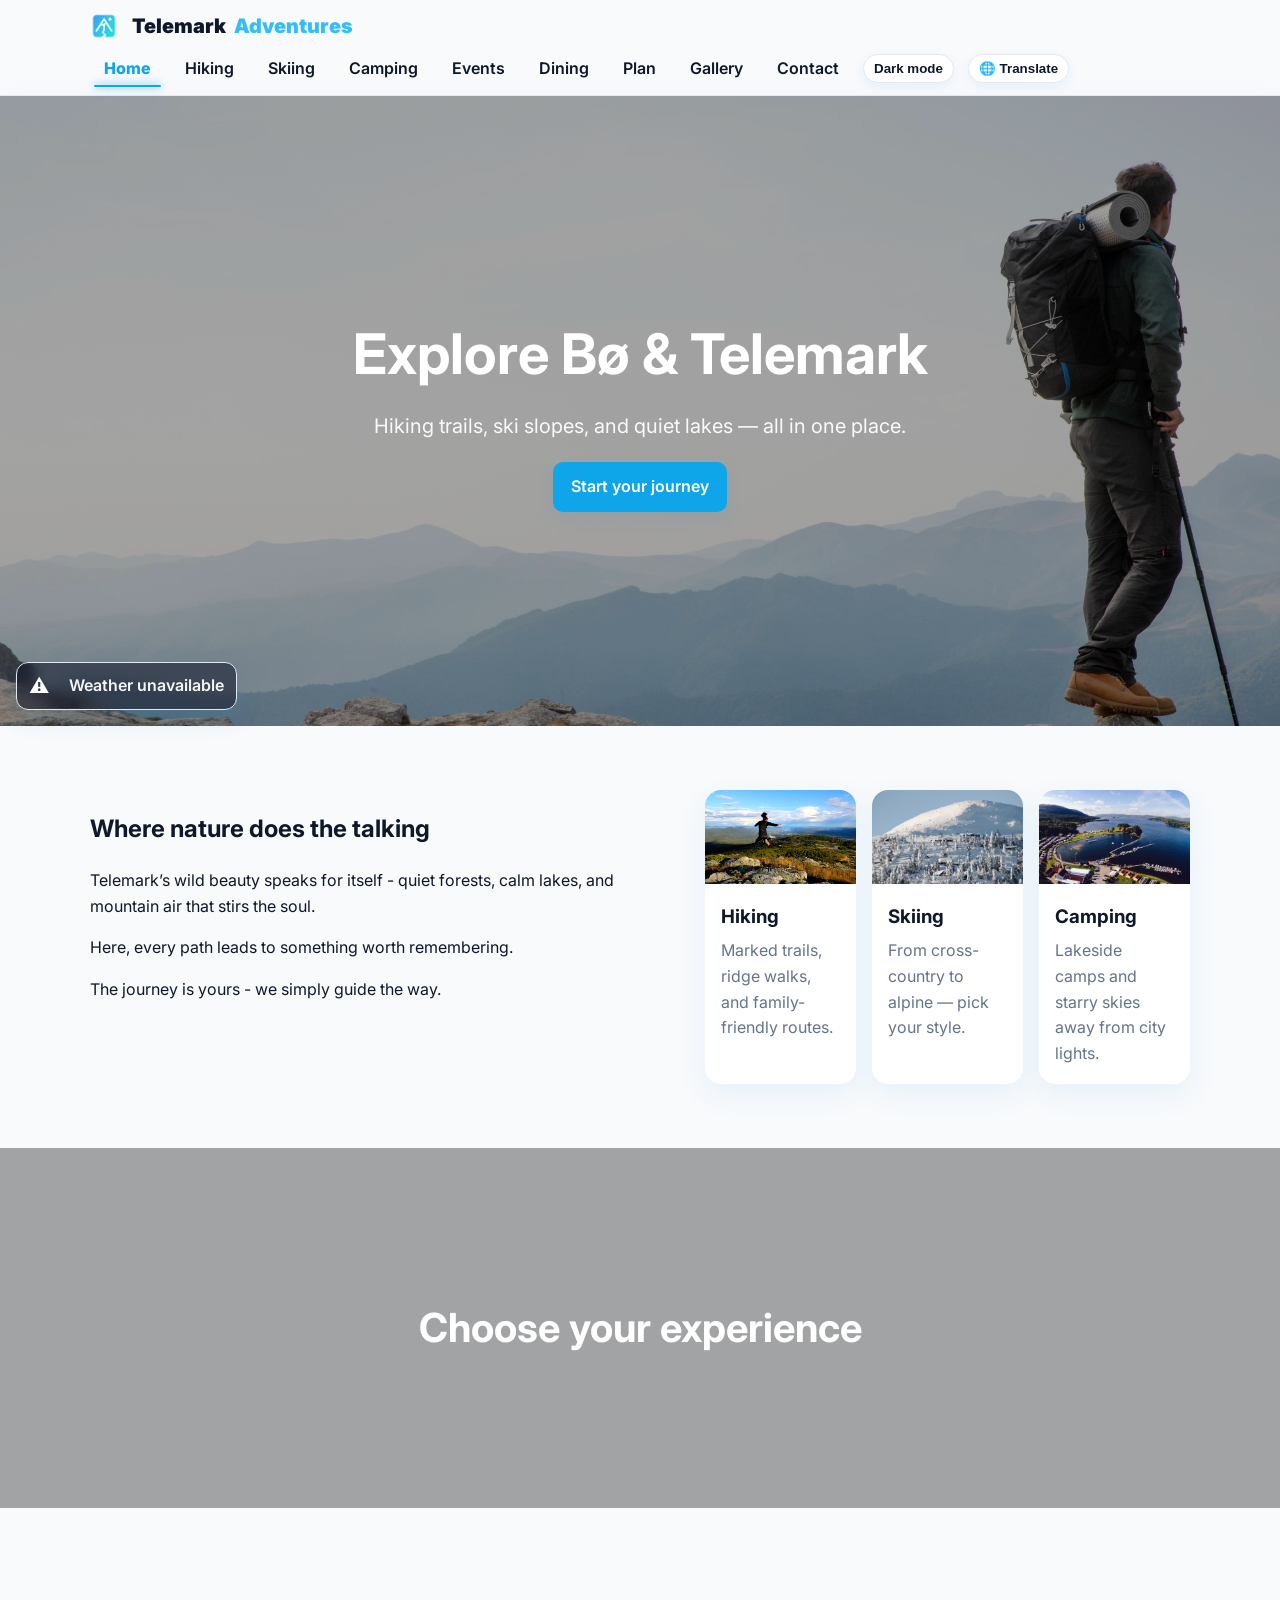
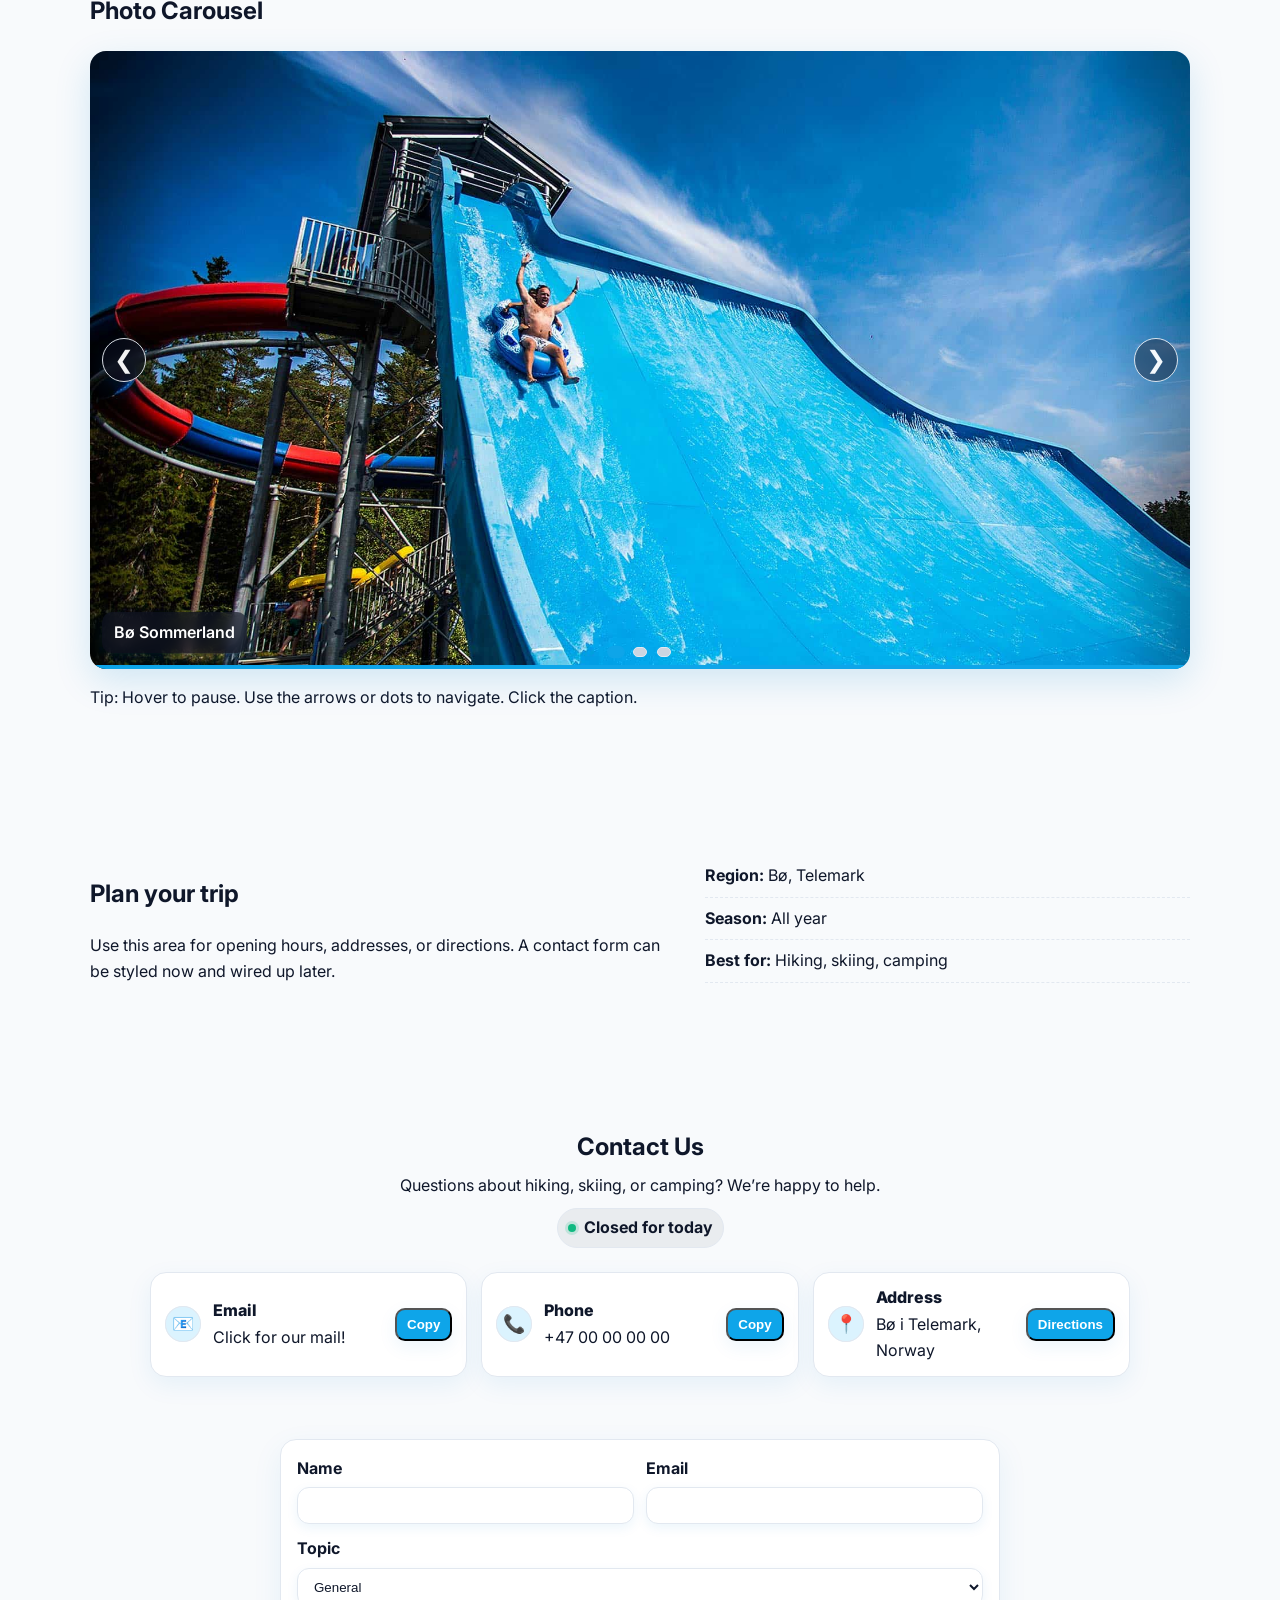
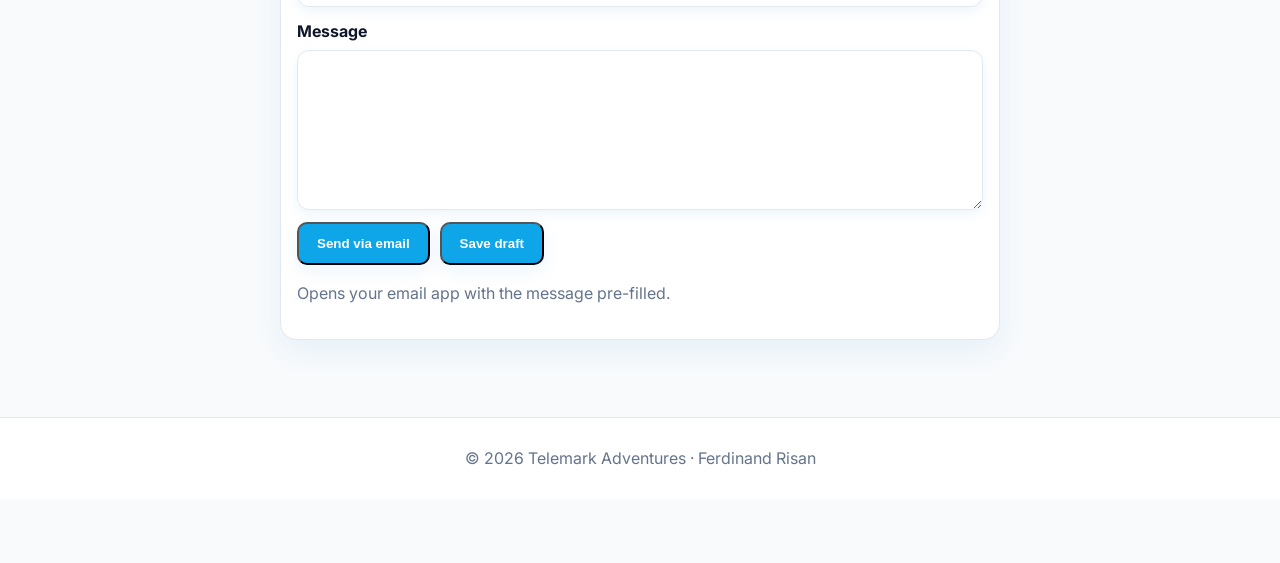
<file: index.html>
<!DOCTYPE html>
<html lang="en" data-theme="light">
<head>
  <meta charset="utf-8" />
  <meta name="viewport" content="width=device-width, initial-scale=1" />

  <script>document.documentElement.classList.add('js');</script>
  <link rel="stylesheet" href="css/styles.css">
  <link rel="stylesheet" href="css/carousel.css">
  <link rel="stylesheet" href="css/contact.css">
  <link rel="stylesheet" href="css/weather.css">
  
  <meta name="description" content="Explore hiking, skiing, and camping in Bø, Telemark.">
  <meta property="og:title" content="Telemark Adventures">
  <meta property="og:description" content="Trails, slopes, lakes—plan your trip.">
  <meta property="og:image" content="images/slide1.jpg">
  <meta name="theme-color" content="#0ea5e9">

  <title>Home</title>
  <link rel="preconnect" href="https://fonts.googleapis.com">
  <link rel="preconnect" href="https://fonts.gstatic.com" crossorigin>
  <link href="https://fonts.googleapis.com/css2?family=Inter:wght@400;600;800&display=swap" rel="stylesheet">

  <link rel="icon" href="images/icons/ta-logo.png">

</head>
<body class="is-hidden">
  <!-- Header / Navigation -->
  <header class="site-header">
    <div class="container">
      <a class="logo" href="index.html" aria-label="Telemark Adventures">
        <img class="logo-mark" src="images/icons/ta-logo.png" alt="", width="28", height="28" decoding="async">
        Telemark<span style="color: rgba(54, 188, 247);">Adventures</span></a>
      <nav class="nav">
        <a class="is-active" href="index.html">Home</a>
        <a href="hiking.html">Hiking</a>
        <a href="skiing.html">Skiing</a>
        <a href="camping.html">Camping</a>
        <a href="events.html">Events</a>
        <a href="food.html">Dining</a>
        <a href="journey.html">Plan</a>
        <a href="#gallery">Gallery</a>
        <a href="#contact">Contact</a>
        <button class="theme-toggle" aria-label="Toggle dark mode" title="Toggle theme">Dark mode</button>
        <button id="translate-button" class="translate-btn" aria-expanded="false">🌐 Translate</button>

        <!-- Custom popover AI -->
        <div id="translate-menu" class="translate-menu" hidden>
          <button class="translate-item" data-lang="en">🇬🇧 English</button>
          <button class="translate-item" data-lang="no">🇳🇴 Norsk</button>
          <button class="translate-item" data-lang="de">🇩🇪 Deutsch</button>
          <button class="translate-item" data-lang="fr">🇫🇷 Français</button>
          <button class="translate-item" data-lang="es">🇪🇸 Español</button>
          <button class="translate-item" data-lang="it">🇮🇹 Italiano</button>
          <button class="translate-item" data-lang="pl">🇵🇱 Polski</button>
          <button class="translate-item" data-lang="ru">🇷🇺 Русский</button>
          <button class="translate-item" data-lang="zh-CN">🇨🇳 中文(简体)</button>
          <button class="translate-item" data-lang="ja">🇯🇵 日本語</button>
        </div>

        <!-- Keep Google widget mounted but visually removed -->
        <div id="google_translate_element" class="gt-hidden"></div>
      </nav>
    </div>
  </header>

  <!-- Hero with parallax background -->
  <section class="hero parallax hero-home"
           data-parallax-speed="0.4"
           style="--bg-image:url('images/hero.jpg'); background-image:url('images/hero.jpg'); background-repeat:no-repeat; background-size:cover; background-position:center;">
    <div class="hero-inner">
      <h1>Explore Bø & Telemark</h1>
      <p>Hiking trails, ski slopes, and quiet lakes — all in one place.</p>
      <a href="journey.html" class="btn">Start your journey</a> <!--#experiences-->
    </div>
    <a id="weather-badge"
      class="wx-badge"
      href="hiking.html#weather"
      data-lat="59.413"
      data-lon="9.069"
      data-timezone="Europe/Oslo"
      aria-live="polite">
      <span class="wxb-icon" aria-hidden="true">⛅</span>
      <span class="wxb-temp">--°C</span>
      <span class="wxb-desc">Loading…</span>
    </a>
  </section>

  <!-- About -->
  <section id="about" class="section">
    <div class="container grid-2">
      <div>
        <h2>Where nature does the talking</h2>
        <p>Telemark’s wild beauty speaks for itself - quiet forests, calm lakes, and mountain air that stirs the soul.</p>
        <p>Here, every path leads to something worth remembering.</p>
        <p>The journey is yours - we simply guide the way.</p>
      </div>
      <div class="card-list">
        <a class="card" href="hiking.html">
          <img src="images/hiking.jpg" alt="Hiking in Telemark" />
          <div class="card-body">
            <h3>Hiking</h3>
            <p>Marked trails, ridge walks, and family-friendly routes.</p>
          </div>
        </a>
        <a class="card" href="hiking.html">
          <img src="images/skiing.jpg" alt="Skiing in Telemark" />
          <div class="card-body">
            <h3>Skiing</h3>
            <p>From cross-country to alpine — pick your style.</p>
          </div>
        </a>
        <a class="card" href="hiking.html">
          <img src="images/camping.jpg" alt="Camping in Telemark" />
          <div class="card-body">
            <h3>Camping</h3>
            <p>Lakeside camps and starry skies away from city lights.</p>
          </div>
        </a>
      </div>
    </div>
  </section>

  <!-- Experiences (parallax divider) -->
  <section class="divider parallax divider-home"
           id="experiences"
           data-parallax-speed="0.2"
           style="--bg-image:url('images/tur.jpg'); background-image:url('images/tur.jpg'); background-repeat:no-repeat; background-size:cover; background-position:center;">
    <h2>Choose your experience</h2>
  </section>

  <!-- Carousel Gallery -->
  <section id="gallery" class="section">
    <div class="container">
      <h2>Photo Carousel</h2>

      <div class="carousel" aria-label="Image carousel" tabindex="0">
        <button class="carousel-btn prev" aria-label="Previous slide">&#10094;</button>

        <div class="carousel-track">
          <div class="slide is-active"><img src="images/slide1.jpg" alt="Bø Sommerland" data-caption="Bø Sommerland" data-link="events.html" fetchpriority="high" decoding="async"/></div>
          <div class="slide"><img src="images/slide2.jpg" alt="Climbing in Bø" data-caption="Climbing in Bø" data-link="events.html" loading="lazy" decoding="async"/></div>
          <div class="slide"><img src="images/slide3.jpg" alt="Beautiful hiking trails" data-caption="Beautiful Hiking Trails"  data-link="hiking.html" loading="lazy" decoding="async"/></div>
        </div>

        <button class="carousel-btn next" aria-label="Next slide">&#10095;</button>

        <div class="carousel-progress"><div class="bar"></div></div>
        <div class="carousel-dots" role="tablist" aria-label="Choose slide"></div>
        <a class="carousel-caption" aria-live="polite" aria-atomic="true" href="#"></a>
      </div>

      <p class="caption">Tip: Hover to pause. Use the arrows or dots to navigate. Click the caption.</p>
    </div>
  </section>

  <!-- Contact -->
  <!-- Trip info / Plan your trip -->
  <section id="plan" class="section">
    <div class="container grid-2">
      <div>
        <h2>Plan your trip</h2>
        <p>Use this area for opening hours, addresses, or directions. A contact form can be styled now and wired up later.</p>
      </div>
      <div>
        <ul class="info">
          <li><strong>Region:</strong> Bø, Telemark</li>
          <li><strong>Season:</strong> All year</li>
          <li><strong>Best for:</strong> Hiking, skiing, camping</li>
        </ul>
      </div>
    </div>
  </section>

  <!-- Contact -->
  <section id="contact" class="section">
    <div class="container contact-wrap">
      <header class="section-head">
        <h2>Contact Us</h2>
        <p class="muted">Questions about hiking, skiing, or camping? We’re happy to help.</p>
        <div class="status-bar">
          <span class="dot"></span>
          <span id="openStatus" aria-live="polite">Loading hours…</span>
        </div>
      </header>

      <!-- Info strip -->
      <div class="contact-row">
        <!-- Email -->
        <div class="info-card">
          <div class="ico" aria-hidden="true">📧</div>
          <div class="content">
            <div class="label">Email</div>
            <a id="cEmail" href="mailto:youremail@example.com">Click for our mail!</a>
          </div>
          <button class="btn btn-ghost sm copy" data-copy="#cEmail">Copy</button>
        </div>

        <!-- Phone -->
        <div class="info-card">
          <div class="ico" aria-hidden="true">📞</div>
          <div class="content">
            <div class="label">Phone</div>
            <a id="cPhone" href="tel:+4700000000">+47 00 00 00 00</a>
          </div>
          <button class="btn btn-ghost sm copy" data-copy="#cPhone">Copy</button>
        </div>

        <!-- Address -->
        <div class="info-card">
          <div class="ico" aria-hidden="true">📍</div>
          <div class="content">
            <div class="label">Address</div>
            <div>Bø i Telemark, Norway</div>
            <div id="distance" class="muted small"></div>
          </div>
          <button class="btn btn-ghost sm directions" data-lat="59.413" data-lon="9.069">Directions</button>
        </div>
      </div>

      <!-- Form card (centered) -->
      <form id="contactForm" class="contact-card" novalidate>
        <div class="form-row">
          <label> Name
            <input name="name" autocomplete="name" required>
          </label>
          <label> Email
            <input name="email" type="email" autocomplete="email" required>
          </label>
        </div>

        <label> Topic
          <select name="topic">
            <option>General</option>
            <option>Hiking</option>
            <option>Skiing</option>
            <option>Camping</option>
          </select>
        </label>

        <label> Message
          <textarea name="message" rows="6" required></textarea>
        </label>

        <div class="actions">
          <button type="submit" class="btn">Send via email</button>
          <button type="button" id="saveDraft" class="btn btn-ghost">Save draft</button>
        </div>
        <p class="caption">Opens your email app with the message pre-filled.</p>
      </form>
    </div>

    <br>
    <button onclick="topFunction()" id="top-btn" title="Go to top">Top</button>

    <br>
    <br>

  <footer class="site-footer">
    <div class="container">
      <p>© <span id="year"></span> Telemark Adventures · Ferdinand Risan</p>
    </div>
  </footer>


  <script src="js/script.js"></script>
  <script src="js/weather-badge.js"></script>
  <script src="js/contact.js"></script>


  <script src="https://translate.google.com/translate_a/element.js?cb=googleTranslateElementInit"></script>




</body>
</html>
</file>
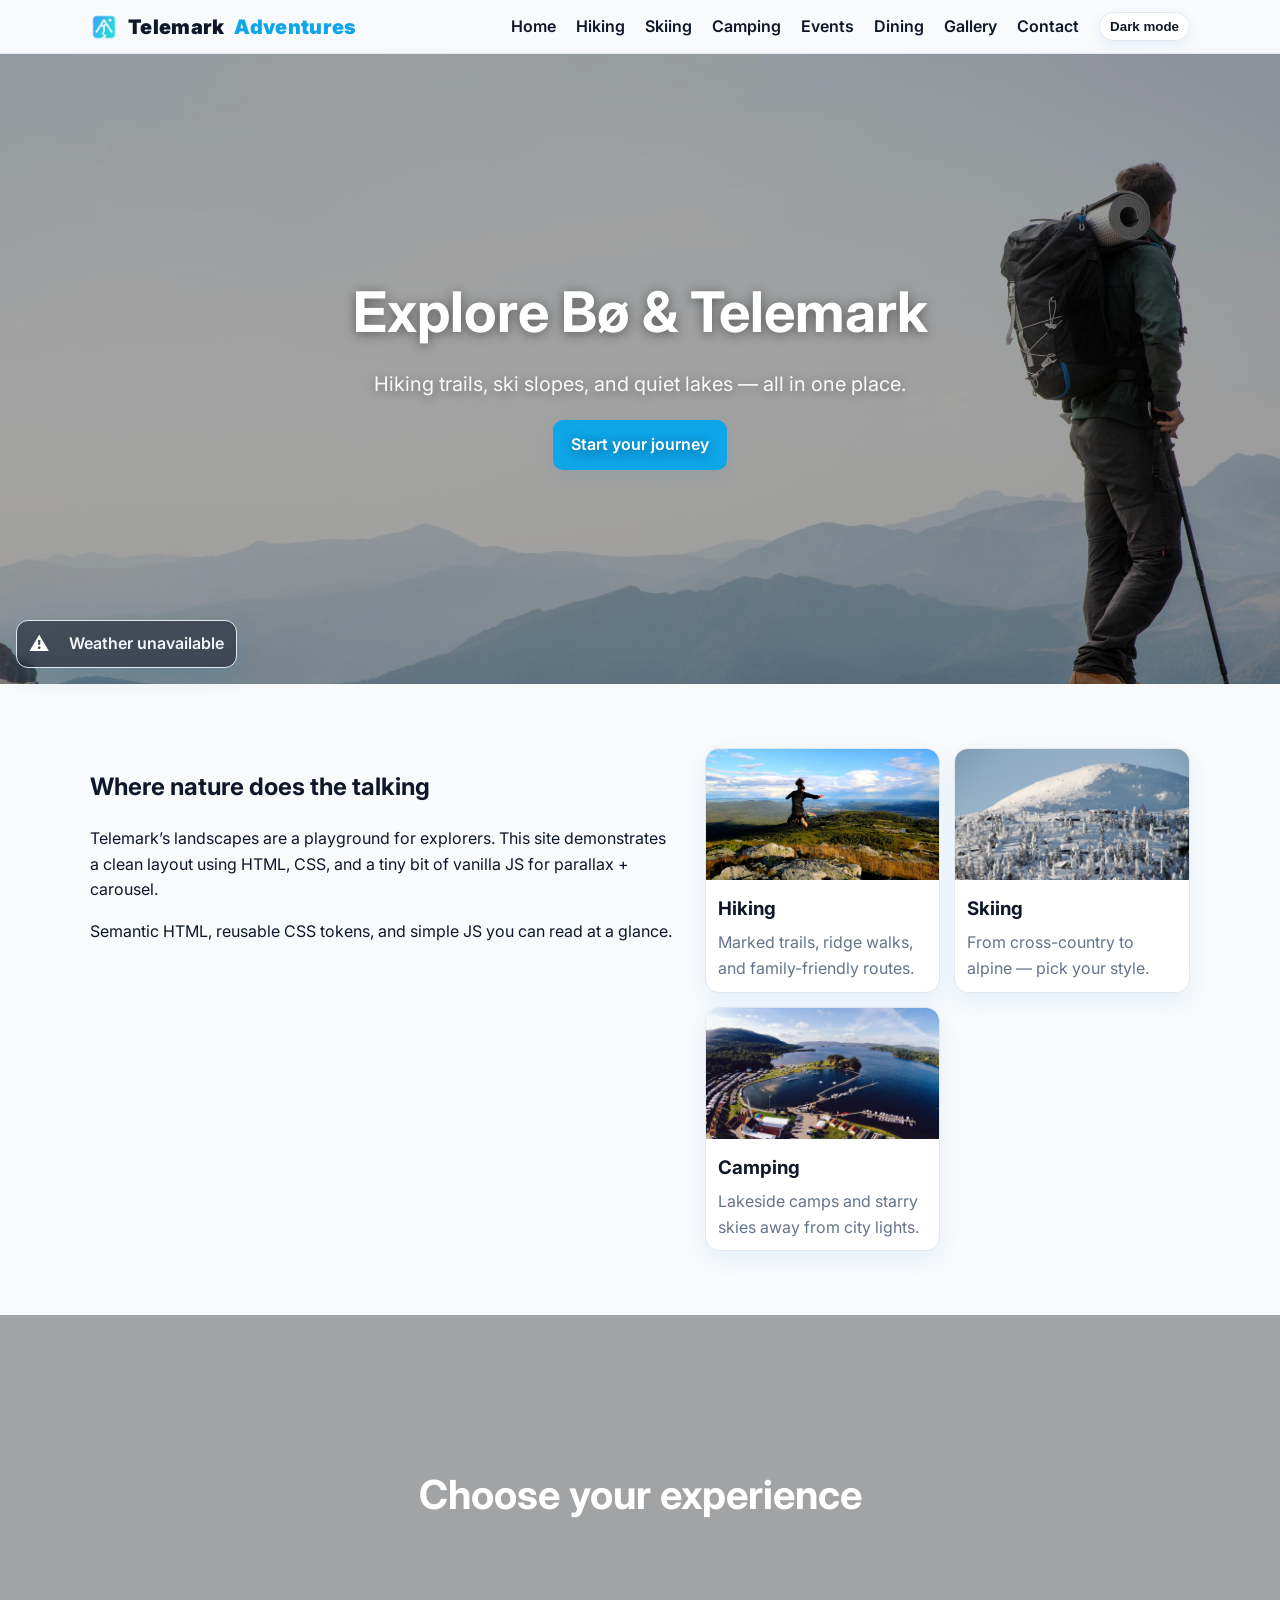
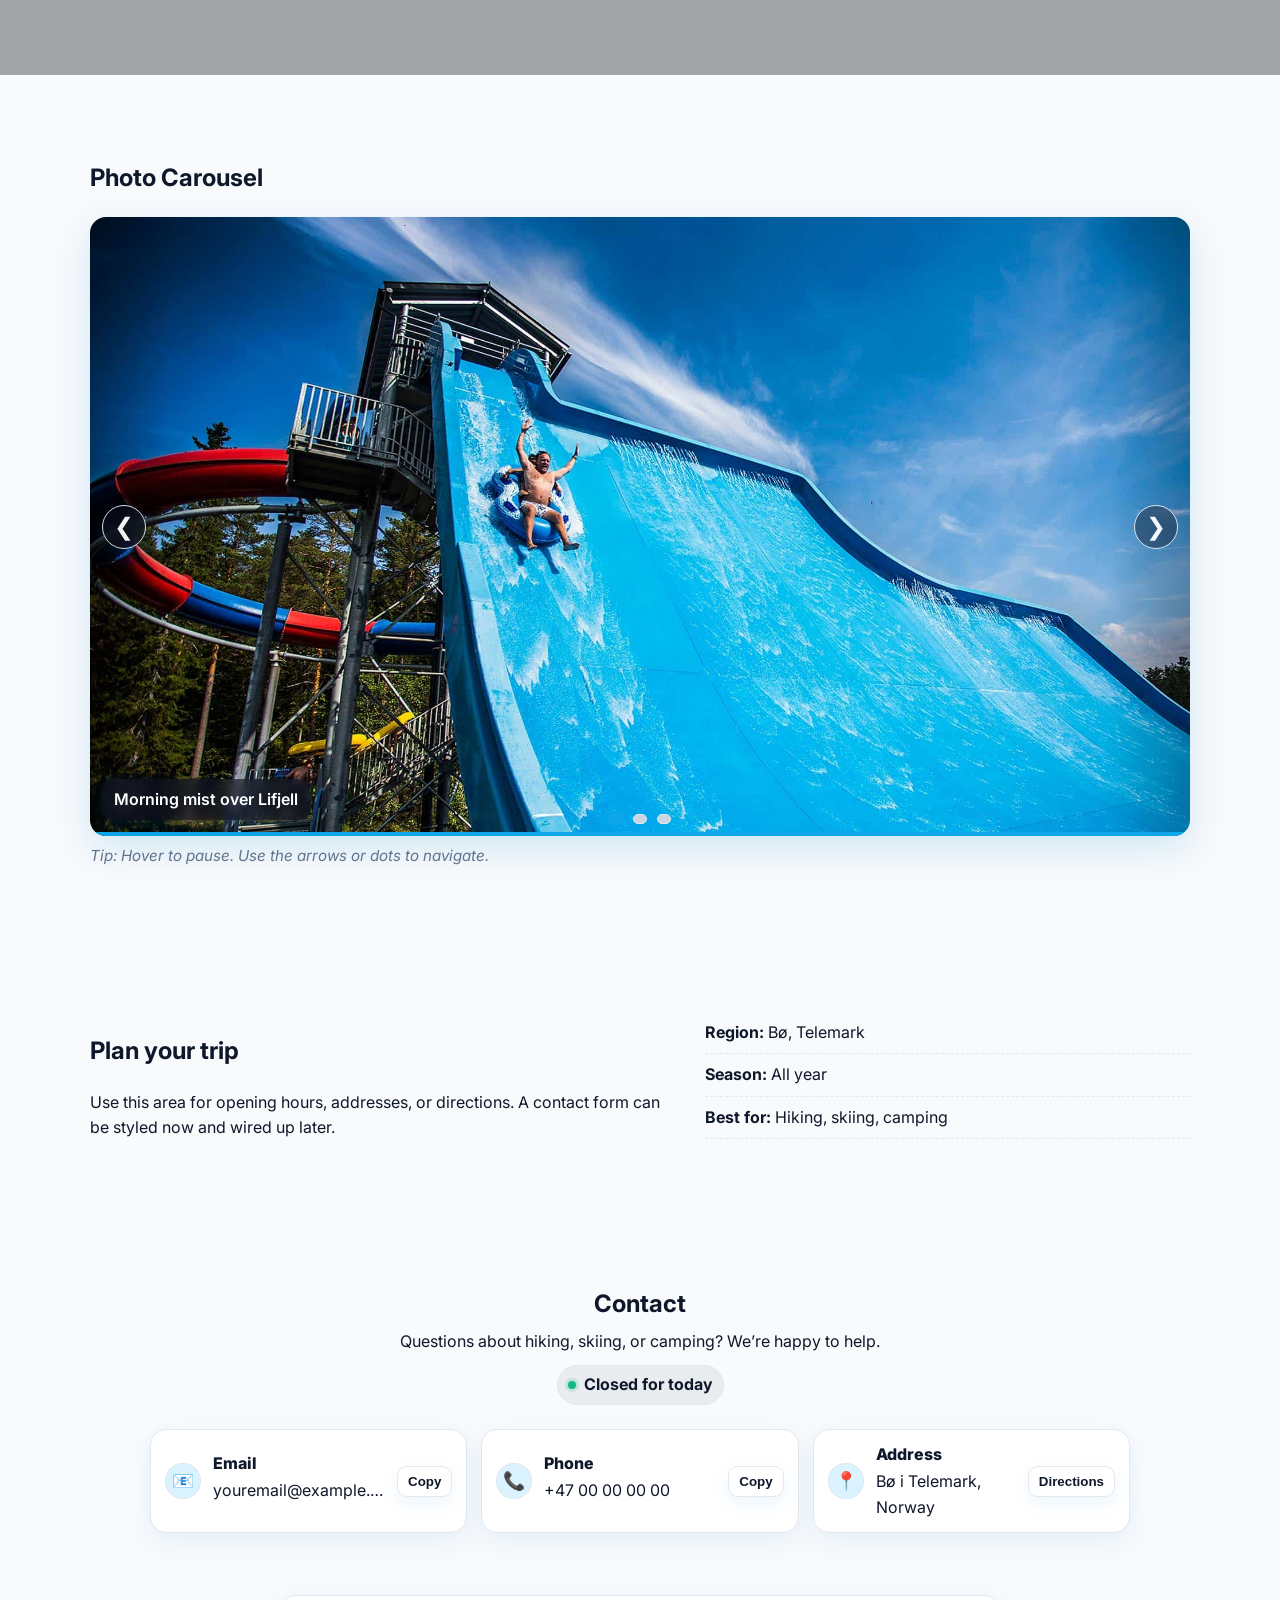
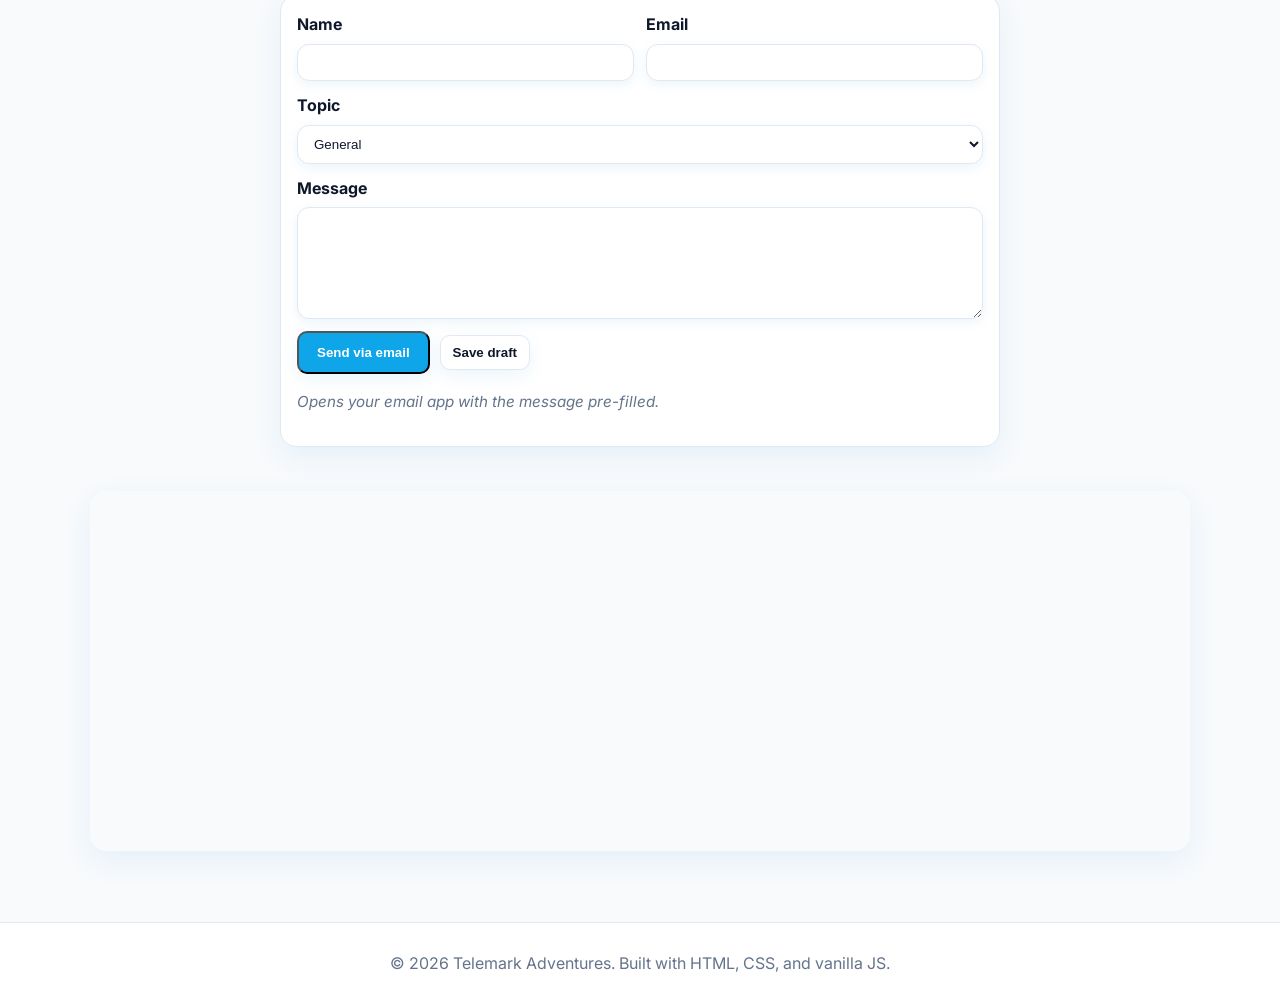
<file: backup/index.html>
<!DOCTYPE html>
<html lang="en" data-theme="light">
<head>
  <meta charset="utf-8" />
  <meta name="viewport" content="width=device-width, initial-scale=1" />

  <script>document.documentElement.classList.add('js');</script>
  <link rel="stylesheet" href="css/styles.css">
  
  <meta name="description" content="Explore hiking, skiing, and camping in Bø, Telemark.">
  <meta property="og:title" content="Telemark Adventures">
  <meta property="og:description" content="Trails, slopes, lakes—plan your trip.">
  <meta property="og:image" content="images/slide1.jpg">
  <meta name="theme-color" content="#0ea5e9">

  <title>Telemark Adventures — Nature • Hiking • Skiing</title>
  <link rel="preconnect" href="https://fonts.googleapis.com">
  <link rel="preconnect" href="https://fonts.gstatic.com" crossorigin>
  <link href="https://fonts.googleapis.com/css2?family=Inter:wght@400;600;800&display=swap" rel="stylesheet">

  <link rel="icon" href="images/icons/ta-logo.png">
  <!--link rel="icon" sizes="32x32" href="images/icons/ta-logo-32.png"-->
  <!--link rel="icon" sizes="192x192" href="images/icons/ta-logo-192.png"-->
  <!--link rel="apple-touch-icon" href="images/icons/apple-touch-icon.png"-->

</head>
<body class="is-hidden">
  <!-- Header / Navigation -->
  <header class="site-header">
    <div class="container">
      <a class="logo" href="index.html" aria-label="Telemark Adventures">
        <img class="logo-mark" src="images/icons/ta-logo.png" alt="", width="28", height="28" decoding="async">
        Telemark<span>Adventures</span></a>
      <nav class="nav">
        <a href="index.html">Home</a>
        <a href="hiking.html">Hiking</a>
        <a href="skiing.html">Skiing</a>
        <a href="camping.html">Camping</a>
        <a href="events.html">Events</a>
        <a href="food.html">Dining</a>
        <a href="#gallery">Gallery</a>
        <a href="#contact">Contact</a>
        <button class="theme-toggle" aria-label="Toggle dark mode" title="Toggle theme">Dark mode</button>
      </nav>
    </div>
  </header>

  <!-- Hero with parallax background -->
  <section class="hero parallax hero-home"
           data-parallax-speed="0.4"
           style="--bg-image:url('images/hero.jpg'); background-image:url('images/hero.jpg'); background-repeat:no-repeat; background-size:cover; background-position:center;">
    <div class="hero-inner">
      <h1>Explore Bø & Telemark</h1>
      <p>Hiking trails, ski slopes, and quiet lakes — all in one place.</p>
      <a href="#experiences" class="btn">Start your journey</a>
    </div>
    <a id="weather-badge"
      class="wx-badge"
      href="hiking.html#weather"
      data-lat="59.413"
      data-lon="9.069"
      data-timezone="Europe/Oslo"
      aria-live="polite">
      <span class="wxb-icon" aria-hidden="true">⛅</span>
      <span class="wxb-temp">--°C</span>
      <span class="wxb-desc">Loading…</span>
    </a>
  </section>

  <!-- About -->
  <section id="about" class="section">
    <div class="container grid-2">
      <div>
        <h2>Where nature does the talking</h2>
        <p>Telemark’s landscapes are a playground for explorers. This site demonstrates a clean layout using HTML, CSS, and a tiny bit of vanilla JS for parallax + carousel.</p>
        <p>Semantic HTML, reusable CSS tokens, and simple JS you can read at a glance.</p>
      </div>
      <div class="card-list">
        <a class="card" href="hiking.html">
          <img src="images/hiking.jpg" alt="Hiking in Telemark" />
          <div class="card-body">
            <h3>Hiking</h3>
            <p>Marked trails, ridge walks, and family-friendly routes.</p>
          </div>
        </a>
        <a class="card" href="hiking.html">
          <img src="images/skiing.jpg" alt="Skiing in Telemark" />
          <div class="card-body">
            <h3>Skiing</h3>
            <p>From cross-country to alpine — pick your style.</p>
          </div>
        </a>
        <a class="card" href="hiking.html">
          <img src="images/camping.jpg" alt="Camping in Telemark" />
          <div class="card-body">
            <h3>Camping</h3>
            <p>Lakeside camps and starry skies away from city lights.</p>
          </div>
        </a>
      </div>
    </div>
  </section>

  <!-- Experiences (parallax divider) -->
  <section class="divider parallax divider-home"
           id="experiences"
           data-parallax-speed="0.2"
           style="--bg-image:url('images/tur.jpg'); background-image:url('images/tur.jpg'); background-repeat:no-repeat; background-size:cover; background-position:center;">
    <h2>Choose your experience</h2>
  </section>

  <!-- Carousel Gallery -->
  <section id="gallery" class="section">
    <div class="container">
      <h2>Photo Carousel</h2>

      <div class="carousel" aria-label="Image carousel" tabindex="0">
        <button class="carousel-btn prev" aria-label="Previous slide">&#10094;</button>

        <div class="carousel-track">
          <div class="slide is-active"><img src="images/slide1.jpg" alt="Morning mist over Lifjell" data-caption="Morning mist over Lifjell" data-link="hiking.html" fetchpriority="high" decoding="async"/></div>
          <div class="slide"><img src="images/slide2.jpg" alt="Lake reflection near Bø Summerland" data-caption="Lake reflection near Bø Summerland" data-link="camping.html" loading="lazy" decoding="async"/></div>
          <div class="slide"><img src="images/slide3.jpg" alt="Pine forests and sunset ridge walk" data-caption="Pine forests and a golden ridge walk"  data-link="skiing.html" loading="lazy" decoding="async"/></div>
        </div>

        <button class="carousel-btn next" aria-label="Next slide">&#10095;</button>

        <div class="carousel-progress"><div class="bar"></div></div>
        <div class="carousel-dots" role="tablist" aria-label="Choose slide"></div>
        <a class="carousel-caption" aria-live="polite" aria-atomic="true" href="#"></a>
      </div>

      <p class="caption">Tip: Hover to pause. Use the arrows or dots to navigate.</p>
    </div>
  </section>

  <!-- Contact -->
  <!-- Trip info / Plan your trip -->
  <section id="plan" class="section">
    <div class="container grid-2">
      <div>
        <h2>Plan your trip</h2>
        <p>Use this area for opening hours, addresses, or directions. A contact form can be styled now and wired up later.</p>
      </div>
      <div>
        <ul class="info">
          <li><strong>Region:</strong> Bø, Telemark</li>
          <li><strong>Season:</strong> All year</li>
          <li><strong>Best for:</strong> Hiking, skiing, camping</li>
        </ul>
      </div>
    </div>
  </section>

  <!-- Contact -->
  <section id="contact" class="section">
    <div class="container contact-wrap">
      <header class="section-head">
        <h2>Contact</h2>
        <p class="muted">Questions about hiking, skiing, or camping? We’re happy to help.</p>
        <div class="status-bar">
          <span class="dot"></span>
          <span id="openStatus" aria-live="polite">Loading hours…</span>
        </div>
      </header>

      <!-- Info strip -->
      <div class="contact-row">
        <!-- Email -->
        <div class="info-card">
          <div class="ico" aria-hidden="true">📧</div>
          <div class="content">
            <div class="label">Email</div>
            <a id="cEmail" href="mailto:youremail@example.com">youremail@example.com</a>
          </div>
          <button class="btn btn-ghost sm copy" data-copy="#cEmail">Copy</button>
        </div>

        <!-- Phone -->
        <div class="info-card">
          <div class="ico" aria-hidden="true">📞</div>
          <div class="content">
            <div class="label">Phone</div>
            <a id="cPhone" href="tel:+4700000000">+47 00 00 00 00</a>
          </div>
          <button class="btn btn-ghost sm copy" data-copy="#cPhone">Copy</button>
        </div>

        <!-- Address -->
        <div class="info-card">
          <div class="ico" aria-hidden="true">📍</div>
          <div class="content">
            <div class="label">Address</div>
            <div>Bø i Telemark, Norway</div>
            <div id="distance" class="muted small"></div>
          </div>
          <button class="btn btn-ghost sm directions" data-lat="59.413" data-lon="9.069">Directions</button>
        </div>
      </div>

      <!-- Form card (centered) -->
      <form id="contactForm" class="contact-card" novalidate>
        <div class="form-row">
          <label> Name
            <input name="name" autocomplete="name" required>
          </label>
          <label> Email
            <input name="email" type="email" autocomplete="email" required>
          </label>
        </div>

        <label> Topic
          <select name="topic">
            <option>General</option>
            <option>Hiking</option>
            <option>Skiing</option>
            <option>Camping</option>
          </select>
        </label>

        <label> Message
          <textarea name="message" rows="6" required></textarea>
        </label>

        <div class="actions">
          <button type="submit" class="btn">Send via email</button>
          <button type="button" id="saveDraft" class="btn btn-ghost">Save draft</button>
        </div>
        <p class="caption">Opens your email app with the message pre-filled.</p>
      </form>
    </div>

    <!-- Map -->
    <div class="container">
      <div class="map-wrap contact-map">
        <iframe
          title="Bø i Telemark"
          width="100%" height="360" loading="lazy"
          style="border:0; border-radius:16px"
          src="https://www.openstreetmap.org/export/embed.html?bbox=9.03%2C59.39%2C9.11%2C59.44&layer=mapnik&marker=59.413%2C9.069">
        </iframe>
      </div>
    </div>
  </section>


  <footer class="site-footer">
    <div class="container">
      <p>© <span id="year"></span> Telemark Adventures. Built with HTML, CSS, and vanilla JS.</p>
    </div>
  </footer>

  <script src="js/script.js"></script>
  <script src="js/weather-badge.js"></script>
  <script src="js/contact.js"></script>
</body>
</html>
</file>
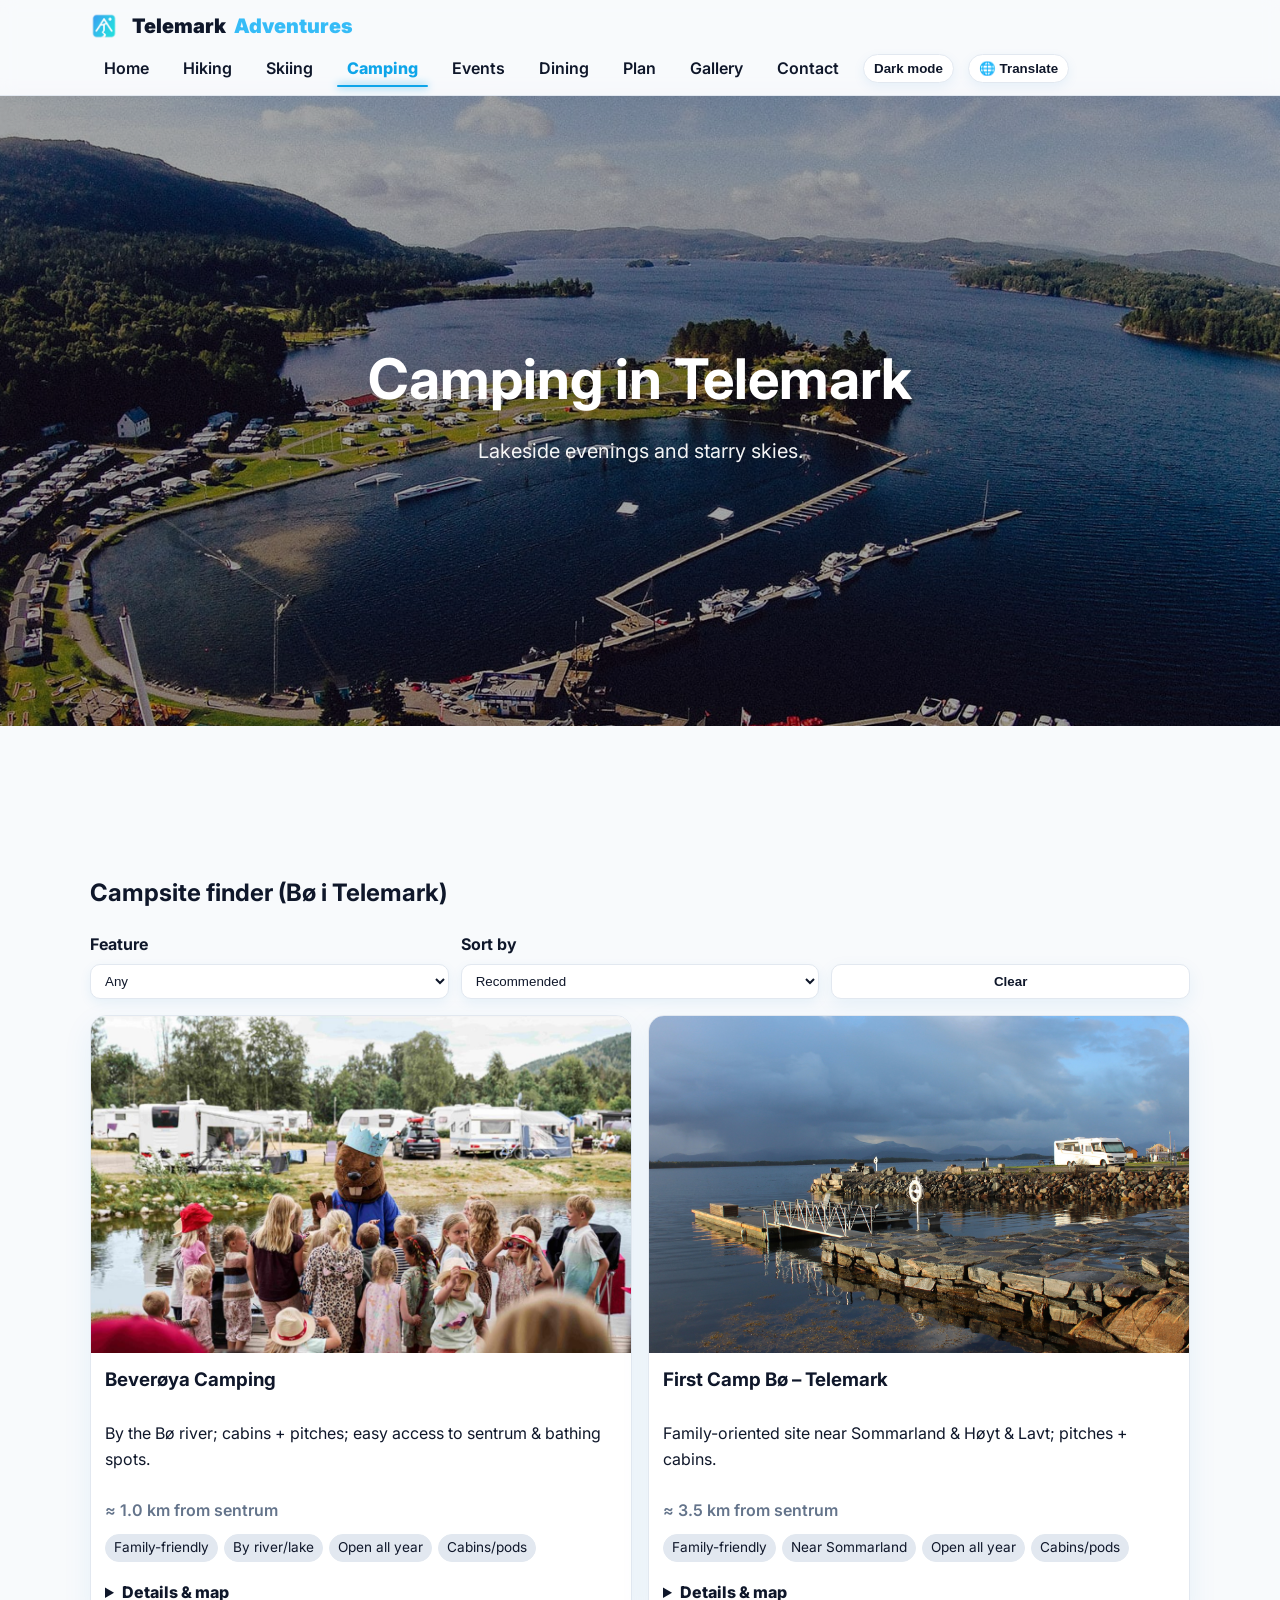
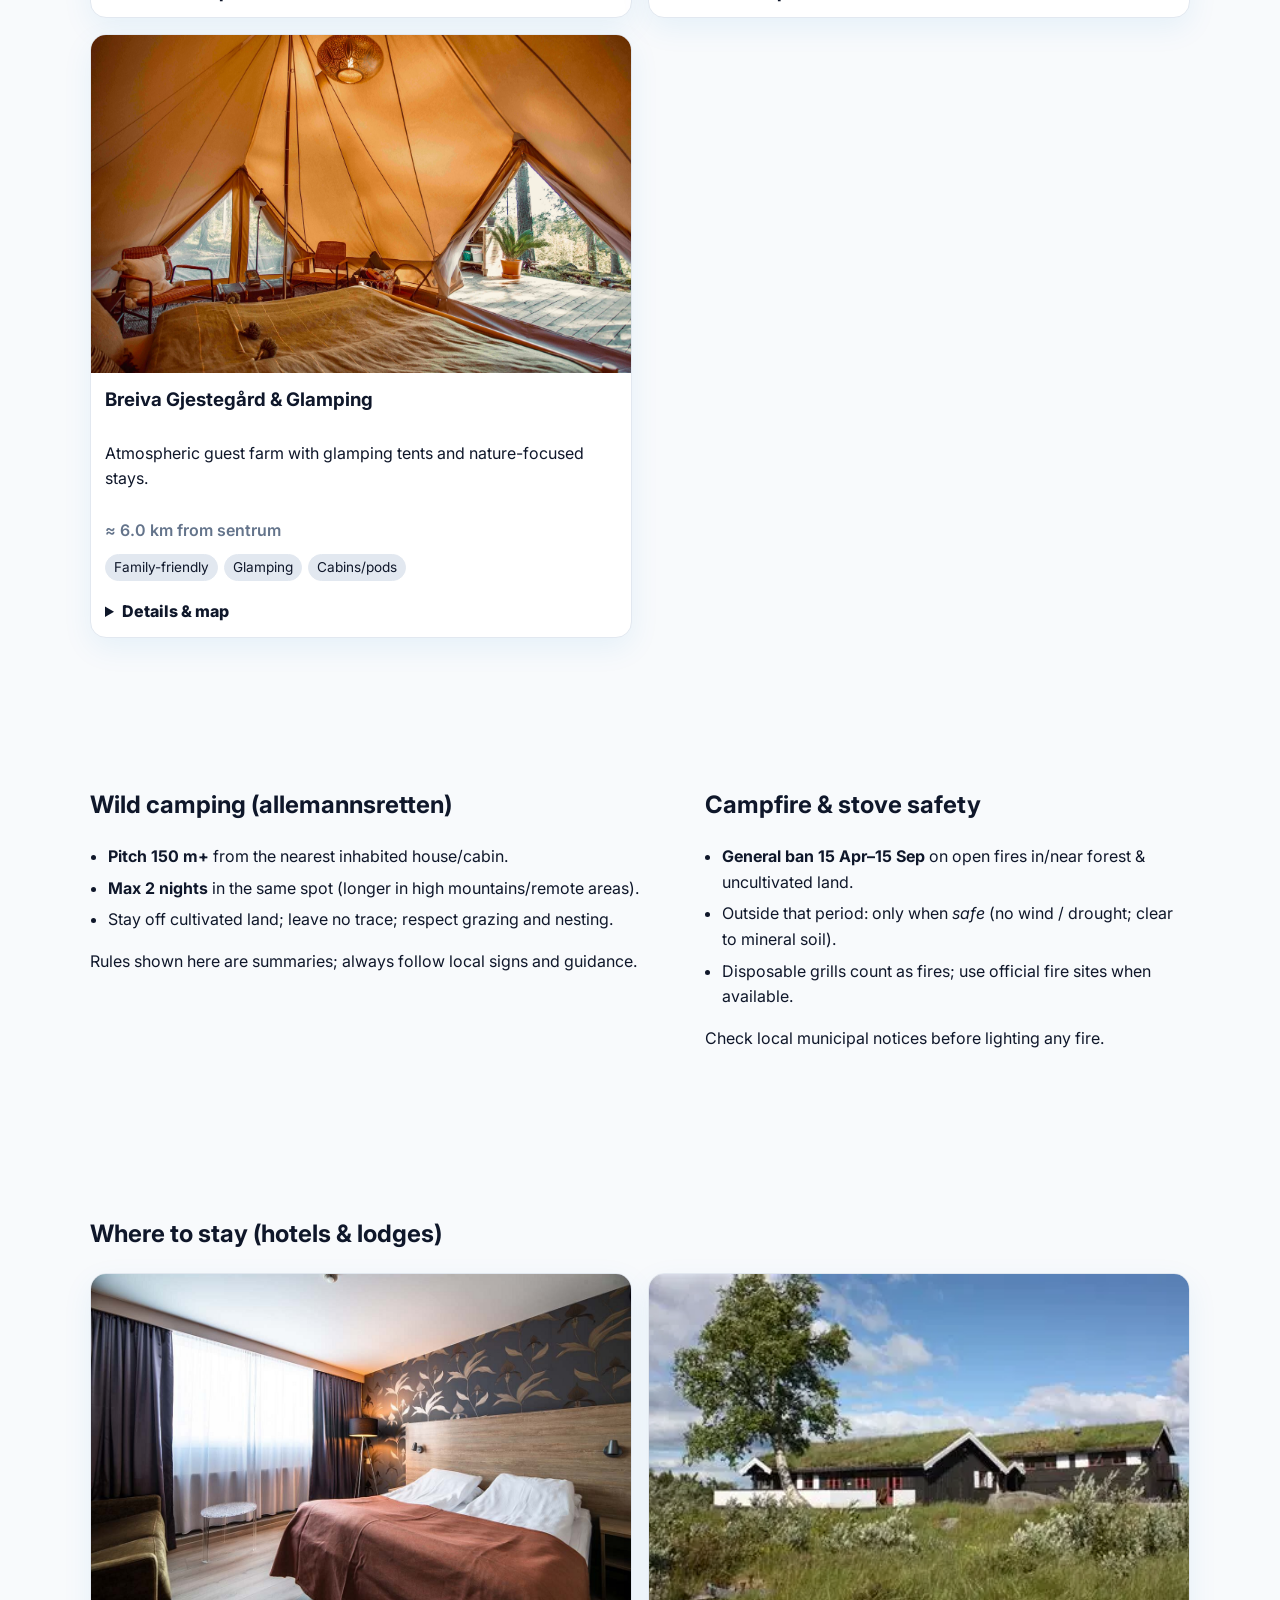
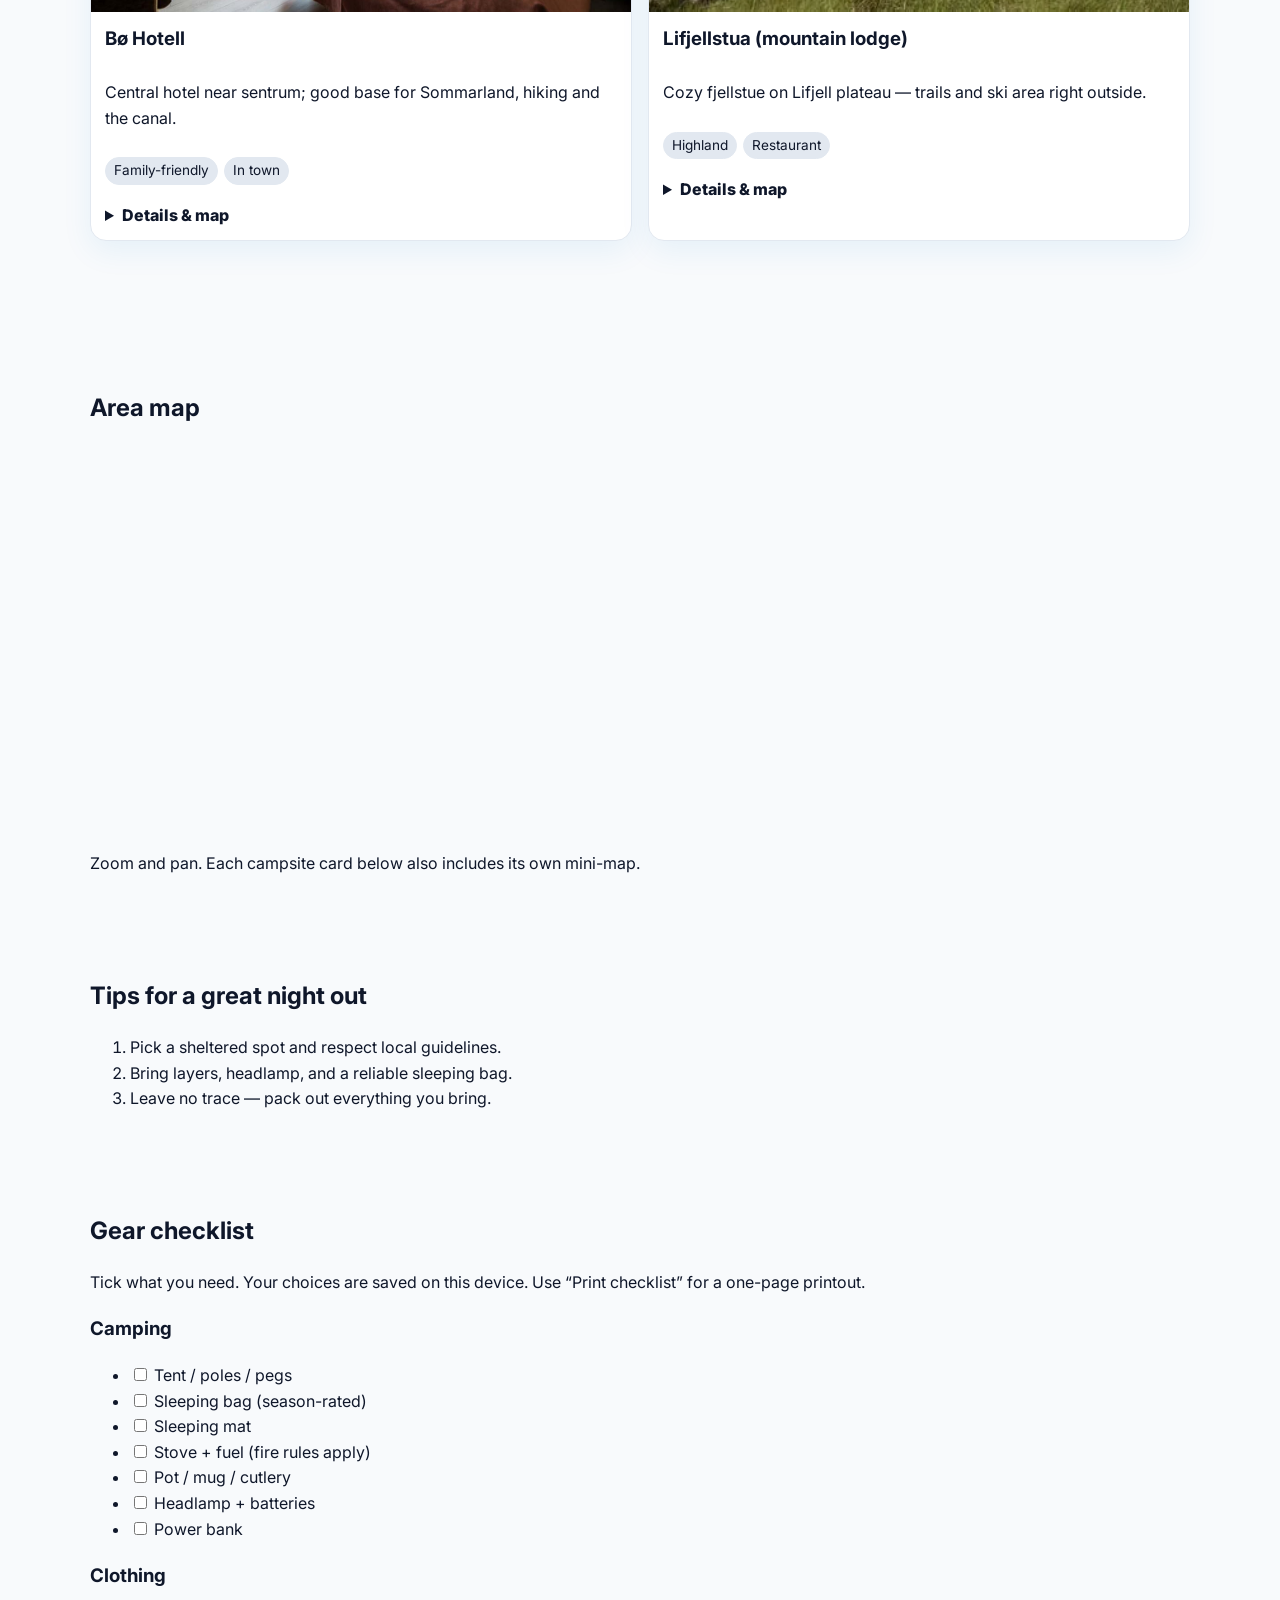
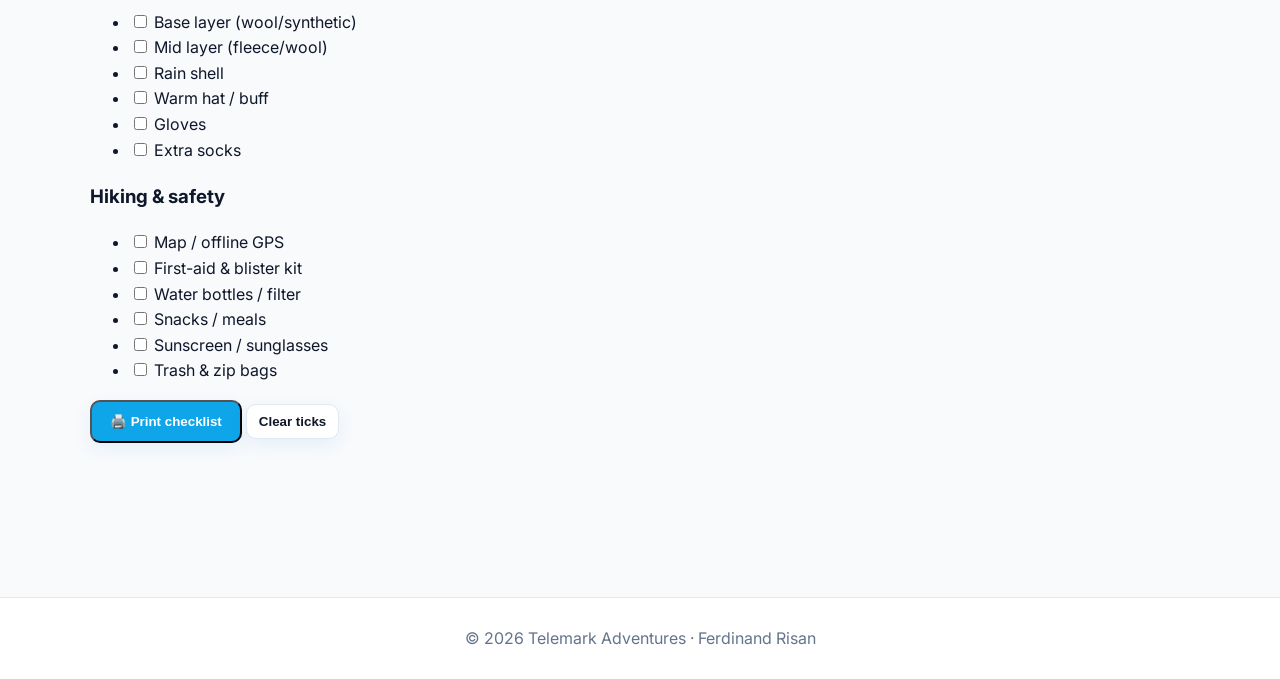
<file: camping.html>
<!DOCTYPE html>
<html lang="en" data-theme="light">
<head>
  <meta charset="utf-8" />
  <meta name="viewport" content="width=device-width, initial-scale=1" />

  <script>document.documentElement.classList.add('js');</script>
  <link rel="stylesheet" href="css/styles.css">
  <link rel="stylesheet" href="css/camps.css">


  <meta name="description" content="Explore hiking, skiing, and camping in Bø, Telemark.">
  <meta property="og:title" content="Telemark Adventures">
  <meta property="og:description" content="Trails, slopes, lakes—plan your trip.">
  <meta property="og:image" content="images/slide1.jpg">
  <meta name="theme-color" content="#0ea5e9">

  
  <title>Camping</title>
  <link rel="preconnect" href="https://fonts.googleapis.com">
  <link rel="preconnect" href="https://fonts.gstatic.com" crossorigin>
  <link href="https://fonts.googleapis.com/css2?family=Inter:wght@400;600;800&display=swap" rel="stylesheet">

  <link rel="icon" href="images/icons/ta-logo.png">

</head>
<body class="is-hidden">
  <header class="site-header">
    <div class="container">
      <a class="logo" href="index.html" aria-label="Telemark Adventures">
        <img class="logo-mark" src="images/icons/ta-logo.png" alt="", width="28", height="28" decoding="async">
        Telemark<span style="color: rgba(54, 188, 247);">Adventures</span></a>
      <nav class="nav">
        <a href="index.html">Home</a>
        <a href="hiking.html">Hiking</a>
        <a href="skiing.html">Skiing</a>
        <a class="is-active" href="camping.html">Camping</a>
        <a href="events.html">Events</a>
        <a href="food.html">Dining</a>
        <a href="journey.html">Plan</a>
        <a href="index.html#gallery">Gallery</a>
        <a href="index.html#contact">Contact</a>
        <button class="theme-toggle" aria-label="Toggle dark mode">Dark mode</button>
        <button id="translate-button" class="translate-btn" aria-expanded="false">🌐 Translate</button>

        <!-- Custom popover AI -->
        <div id="translate-menu" class="translate-menu" hidden>
          <button class="translate-item" data-lang="en">🇬🇧 English</button>
          <button class="translate-item" data-lang="no">🇳🇴 Norsk</button>
          <button class="translate-item" data-lang="de">🇩🇪 Deutsch</button>
          <button class="translate-item" data-lang="fr">🇫🇷 Français</button>
          <button class="translate-item" data-lang="es">🇪🇸 Español</button>
          <button class="translate-item" data-lang="it">🇮🇹 Italiano</button>
          <button class="translate-item" data-lang="pl">🇵🇱 Polski</button>
          <button class="translate-item" data-lang="ru">🇷🇺 Русский</button>
          <button class="translate-item" data-lang="zh-CN">🇨🇳 中文(简体)</button>
          <button class="translate-item" data-lang="ja">🇯🇵 日本語</button>
        </div>

        <!-- Keep Google widget mounted but visually removed -->
        <div id="google_translate_element" class="gt-hidden"></div>
      </nav>
    </div>
  </header>

  <section class="hero parallax hero-camping" data-parallax-speed="0.25"
    style="--bg-image:url('images/camping.jpg'); background-image:url('images/camping.jpg'); background-size:cover; background-position:center;">
    <div class="hero-inner">
      <h1>Camping in Telemark</h1>
      <p>Lakeside evenings and starry skies.</p>
    </div>
  </section>

  <main class="section">
    <!-- Campsite Finder -->
    <section id="camps" class="section">
      <div class="container">
        <h2>Campsite finder (Bø i Telemark)</h2>

        <form id="camp-filters" class="camp-filters" aria-label="Filter campsites">
          <div class="row">
            <label>
              Feature
              <select name="feature">
                <option value="">Any</option>
                <option value="family">Family-friendly</option>
                <option value="river">By river/lake</option>
                <option value="sommarland">Near Bø Sommarland</option>
                <option value="open-year">Open all year</option>
                <option value="cabins">Cabins/pods</option>
              </select>
            </label>

            <label>
              Sort by
              <select name="sort">
                <option value="rank">Recommended</option>
                <option value="distance">Closest to sentrum</option>
              </select>
            </label>

            <button type="button" id="campClear" class="btn btn-ghost">Clear</button>
          </div>
        </form>

        <div id="camp-list" class="camp-list" aria-live="polite"></div>
      </div>
    </section>

    <!-- Wild camping & campfire rules (Norway) -->
    <section id="wild" class="section">
      <div class="container grid-2">
        <div>
          <h2>Wild camping (allemannsretten)</h2>
          <ul class="checklist">
            <li><strong>Pitch 150 m+</strong> from the nearest inhabited house/cabin.</li>
            <li><strong>Max 2 nights</strong> in the same spot (longer in high mountains/remote areas).</li>
            <li>Stay off cultivated land; leave no trace; respect grazing and nesting.</li>
          </ul>
          <p class="caption">Rules shown here are summaries; always follow local signs and guidance.</p>
        </div>

        <div>
          <h2>Campfire & stove safety</h2>
          <ul class="checklist">
            <li><strong>General ban 15 Apr–15 Sep</strong> on open fires in/near forest & uncultivated land.</li>
            <li>Outside that period: only when <em>safe</em> (no wind / drought; clear to mineral soil).</li>
            <li>Disposable grills count as fires; use official fire sites when available.</li>
          </ul>
          <p class="caption">Check local municipal notices before lighting any fire.</p>
        </div>
      </div>
    </section>

    <section id="stays" class="section">
      <div class="container">
        <h2>Where to stay (hotels & lodges)</h2>

        <div class="camp-list">
          <!-- Bø Hotell -->
          <article class="camp-card">
            <img src="images/bohotell.jpg" alt="Bø Hotell">
            <div class="body">
              <h3>Bø Hotell</h3>
              <p>Central hotel near sentrum; good base for Sommarland, hiking and the canal.</p>
              <div class="badges"><span class="badge">Family-friendly</span><span class="badge">In town</span></div>

              <details class="more">
                <summary>Details & map</summary>
                <div class="info-grid">
                  <div>Address: Gullbringvegen 32</div>
                  <div>Season: All year</div>
                  <div>Phone: +47 35 06 08 00</div>
                  <div>Walkable to sentrum</div>
                </div>
                <!-- Bø Hotell 59.411428, 9.061928 -->
                <iframe
                  title="Map – Bø Hotell"
                  loading="lazy"
                  src="https://www.openstreetmap.org/export/embed.html?bbox=9.051928%2C59.401428%2C9.071928%2C59.421428&layer=mapnik&marker=59.411428%2C9.061928">
                </iframe>
                <p class="caption">Map centers Bø Hotell; zoom for detail.</p>
              </details>
            </div>
          </article>

          <!-- Lifjellstua -->
          <article class="camp-card">
            <img src="images/lifjellstua.png" alt="Lifjellstua mountain lodge">
            <div class="body">
              <h3>Lifjellstua (mountain lodge)</h3>
              <p>Cozy fjellstue on Lifjell plateau — trails and ski area right outside.</p>
              <div class="badges"><span class="badge">Highland</span><span class="badge">Restaurant</span></div>

              <details class="more">
                <summary>Details & map</summary>
                <div class="info-grid">
                  <div>Address: Lifjellvegen 934</div>
                  <div>Season: All year</div>
                  <div>Phone: +47 35 95 33 80</div>
                  <div>Near Lifjell Skisenter</div>
                </div>
                <!-- Lifjellstua ~59.476886, 9.007772 -->
                <iframe
                  title="Map – Lifjellstua"
                  loading="lazy"
                  src="https://www.openstreetmap.org/export/embed.html?bbox=8.987772%2C59.456886%2C9.027772%2C59.496886&layer=mapnik&marker=59.476886%2C9.007772">
                </iframe>
                <p class="caption">Map centers Lifjellstua; zoom for detail.</p>
              </details>
            </div>
          </article>
        </div>
      </div>
    </section>



    <!-- Maybe useless area map -->
    <section id="camp-map" class="section">
      <div class="container">
        <h2>Area map</h2>
        <div class="map-wrap">
          <iframe
            title="Bø i Telemark area"
            width="100%" height="380" loading="lazy"
            style="border:0; border-radius:16px"
            src="https://www.openstreetmap.org/export/embed.html?bbox=9.00%2C59.40%2C9.10%2C59.46&layer=mapnik">
          </iframe>
          <p class="caption">Zoom and pan. Each campsite card below also includes its own mini-map.</p>
        </div>
      </div>
    </section>

    <div class="container">
      <h2>Tips for a great night out</h2>
      <ol>
        <li>Pick a sheltered spot and respect local guidelines.</li>
        <li>Bring layers, headlamp, and a reliable sleeping bag.</li>
        <li>Leave no trace — pack out everything you bring.</li>
      </ol>
    </div>

    <section id="gear" class="section">
      <div class="container">
        <h2>Gear checklist</h2>
        <p class="caption">Tick what you need. Your choices are saved on this device. Use “Print checklist” for a one-page printout.</p>

        <div class="gear">
          <div class="gear-col">
            <h3>Camping</h3>
            <ul>
              <li><label><input type="checkbox" data-key="tent"> Tent / poles / pegs</label></li>
              <li><label><input type="checkbox" data-key="sleeping-bag"> Sleeping bag (season-rated)</label></li>
              <li><label><input type="checkbox" data-key="mat"> Sleeping mat</label></li>
              <li><label><input type="checkbox" data-key="stove"> Stove + fuel (fire rules apply)</label></li>
              <li><label><input type="checkbox" data-key="cook"> Pot / mug / cutlery</label></li>
              <li><label><input type="checkbox" data-key="headlamp"> Headlamp + batteries</label></li>
              <li><label><input type="checkbox" data-key="powerbank"> Power bank</label></li>
            </ul>
          </div>

          <div class="gear-col">
            <h3>Clothing</h3>
            <ul>
              <li><label><input type="checkbox" data-key="base"> Base layer (wool/synthetic)</label></li>
              <li><label><input type="checkbox" data-key="mid"> Mid layer (fleece/wool)</label></li>
              <li><label><input type="checkbox" data-key="shell"> Rain shell</label></li>
              <li><label><input type="checkbox" data-key="hat"> Warm hat / buff</label></li>
              <li><label><input type="checkbox" data-key="gloves"> Gloves</label></li>
              <li><label><input type="checkbox" data-key="socks"> Extra socks</label></li>
            </ul>
          </div>

          <div class="gear-col">
            <h3>Hiking & safety</h3>
            <ul>
              <li><label><input type="checkbox" data-key="map"> Map / offline GPS</label></li>
              <li><label><input type="checkbox" data-key="firstaid"> First-aid & blister kit</label></li>
              <li><label><input type="checkbox" data-key="water"> Water bottles / filter</label></li>
              <li><label><input type="checkbox" data-key="food"> Snacks / meals</label></li>
              <li><label><input type="checkbox" data-key="sunscreen"> Sunscreen / sunglasses</label></li>
              <li><label><input type="checkbox" data-key="bags"> Trash & zip bags</label></li>
            </ul>
          </div>
        </div>

        <div class="gear-actions">
          <button id="gearPrint" class="btn">🖨️ Print checklist</button>
          <button id="gearClear" class="btn btn-ghost">Clear ticks</button>
        </div>
      </div>
    </section>

    <br>
    <button onclick="topFunction()" id="top-btn" title="Go to top">Top</button>
  </main>




  <footer class="site-footer">
    <div class="container">
      <p>© <span id="year"></span> Telemark Adventures · Ferdinand Risan</p>
    </div>
  </footer>
  <script src="js/script.js"></script>
  <script src="js/camps.js"></script>
  <script src="js/gear.js"></script>

  <script src="https://translate.google.com/translate_a/element.js?cb=googleTranslateElementInit"></script>
</body>
</html>
</file>
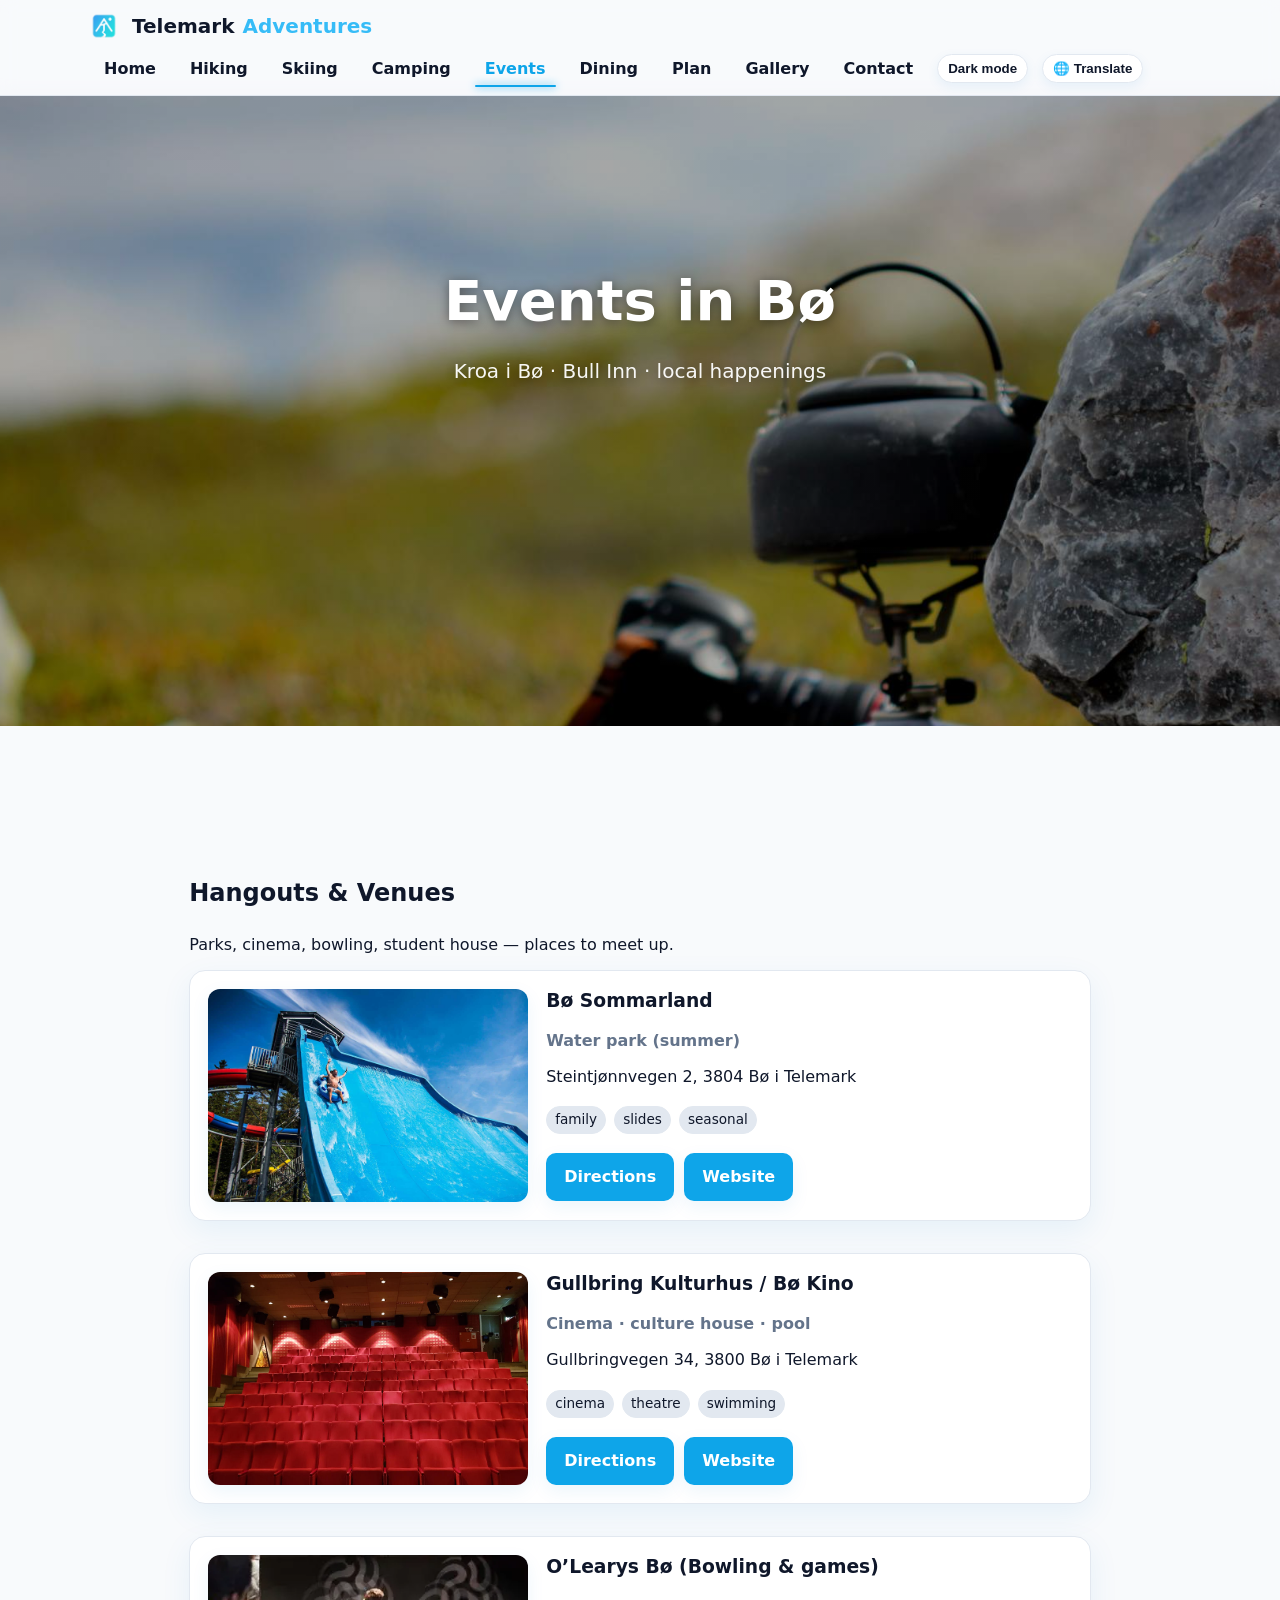
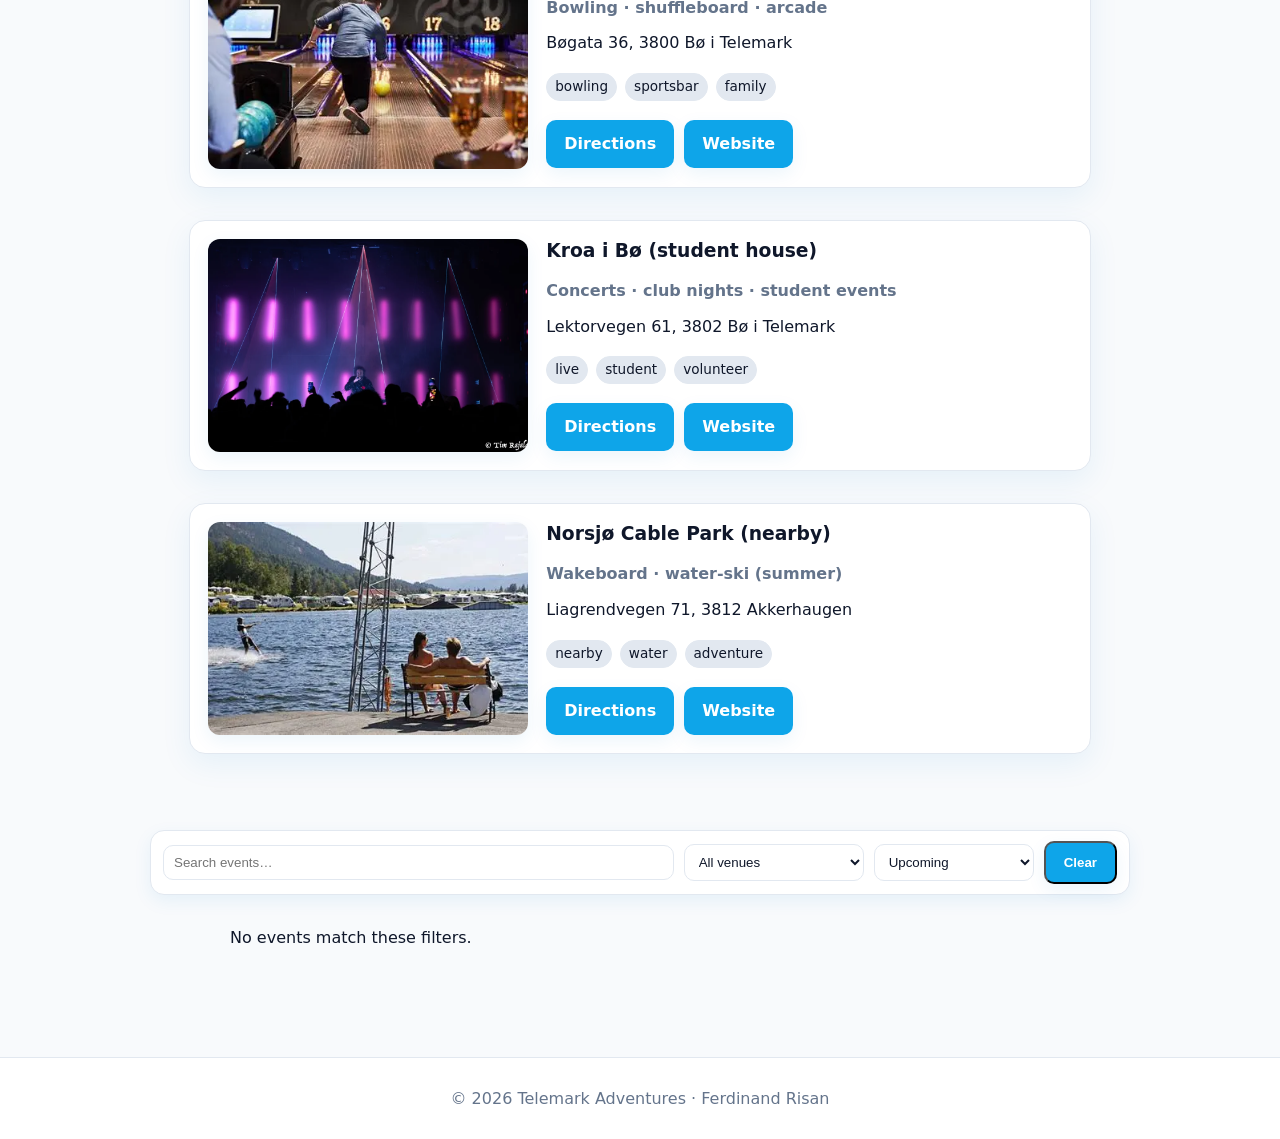
<file: events.html>
<!doctype html>
<html lang="en">
<head>
  <meta charset="utf-8" />
  <meta name="viewport" content="width=device-width,initial-scale=1" />
  <title>Events</title>
  <link rel="stylesheet" href="css/styles.css">
  <link rel="stylesheet" href="css/events.css">
  <link rel="icon" href="images/icons/ta-logo.png">
</head>
<body class="is-hidden">
  <!-- Header / Navigation -->
  <header class="site-header">
    <div class="container">
      <a class="logo" href="index.html" aria-label="Telemark Adventures">
        <img class="logo-mark" src="images/icons/ta-logo.png" alt="", width="28", height="28" decoding="async">
        Telemark<span style="color: rgba(54, 188, 247);">Adventures</span></a>
      <nav class="nav">
        <a href="index.html">Home</a>
        <a href="hiking.html">Hiking</a>
        <a href="skiing.html">Skiing</a>
        <a href="camping.html">Camping</a>
        <a class="is-active" href="events.html">Events</a>
        <a href="food.html">Dining</a>
        <a href="journey.html">Plan</a>
        <a href="index.html#gallery">Gallery</a>
        <a href="index.html#contact">Contact</a>
        <button class="theme-toggle" aria-label="Toggle dark mode" title="Toggle theme">Dark mode</button>
        <button id="translate-button" class="translate-btn" aria-expanded="false">🌐 Translate</button>

        <!-- Custom popover AI -->
        <div id="translate-menu" class="translate-menu" hidden>
          <button class="translate-item" data-lang="en">🇬🇧 English</button>
          <button class="translate-item" data-lang="no">🇳🇴 Norsk</button>
          <button class="translate-item" data-lang="de">🇩🇪 Deutsch</button>
          <button class="translate-item" data-lang="fr">🇫🇷 Français</button>
          <button class="translate-item" data-lang="es">🇪🇸 Español</button>
          <button class="translate-item" data-lang="it">🇮🇹 Italiano</button>
          <button class="translate-item" data-lang="pl">🇵🇱 Polski</button>
          <button class="translate-item" data-lang="ru">🇷🇺 Русский</button>
          <button class="translate-item" data-lang="zh-CN">🇨🇳 中文(简体)</button>
          <button class="translate-item" data-lang="ja">🇯🇵 日本語</button>
        </div>

        <!-- Keep Google widget mounted but visually removed -->
        <div id="google_translate_element" class="gt-hidden"></div>
      </nav>
    </div>
  </header>

  <!-- Hero -->
  <section class="hero parallax hero-events" data-parallax-speed="0.25"
    style="--bg-image:url('images/kaffekanne.jpg'); background-image:url('images/kaffekanne.jpg'); background-repeat:no-repeat; background-size:cover; background-position:center;">
    <div class="hero-inner">
      <h1>Events in Bø</h1>
      <p class="lead">Kroa i Bø · Bull Inn · local happenings</p>
    </div>
    <div class="hero-overlay"></div>
  </section>


  <main class="section">
    <div class="container narrow">
      <!-- Hangouts & Venues -->
      <section id="hangouts" class="section" aria-labelledby="hangouts-title">
        <div class="container narrow">
          <h2 id="hangouts-title">Hangouts & Venues</h2>
          <p class="muted" style="margin:4px 0 12px;">Parks, cinema, bowling, student house — places to meet up.</p>
          <div id="venue-list" class="card-list"></div>
        </div>
      </section>

      <!-- Filters -->
      <form id="event-filters" class="list-filters" aria-label="Filter events">
        <input type="search" name="q" placeholder="Search events…" autocomplete="off" />
        <select name="venue">
          <option value="">All venues</option>
          <option>Kroa i Bø</option>
          <option>Bull Inn</option>
          <option>Campus/Student</option>
          <option>Town</option>
        </select>
        <select name="when">
          <option value="upcoming">Upcoming</option>
          <option value="today">Today</option>
          <option value="week">This week</option>
          <option value="all">All (incl. past)</option>
        </select>
        <button type="button" id="clearEvents" class="btn btn-ghost">Clear</button>
      </form>

      <!-- List -->
      <div id="event-list" class="card-list events" aria-live="polite"></div>
    </div>

    <br>
    <button onclick="topFunction()" id="top-btn" title="Go to top">Top</button>
  </main>

  <footer class="site-footer">
    <div class="container">
      <p>© <span id="year"></span> Telemark Adventures · Ferdinand Risan</p>
    </div>
  </footer>

  <script src="js/script.js"></script>
  <script src="js/events.js"></script>

  <script src="https://translate.google.com/translate_a/element.js?cb=googleTranslateElementInit"></script>
</body>
</html>
</file>
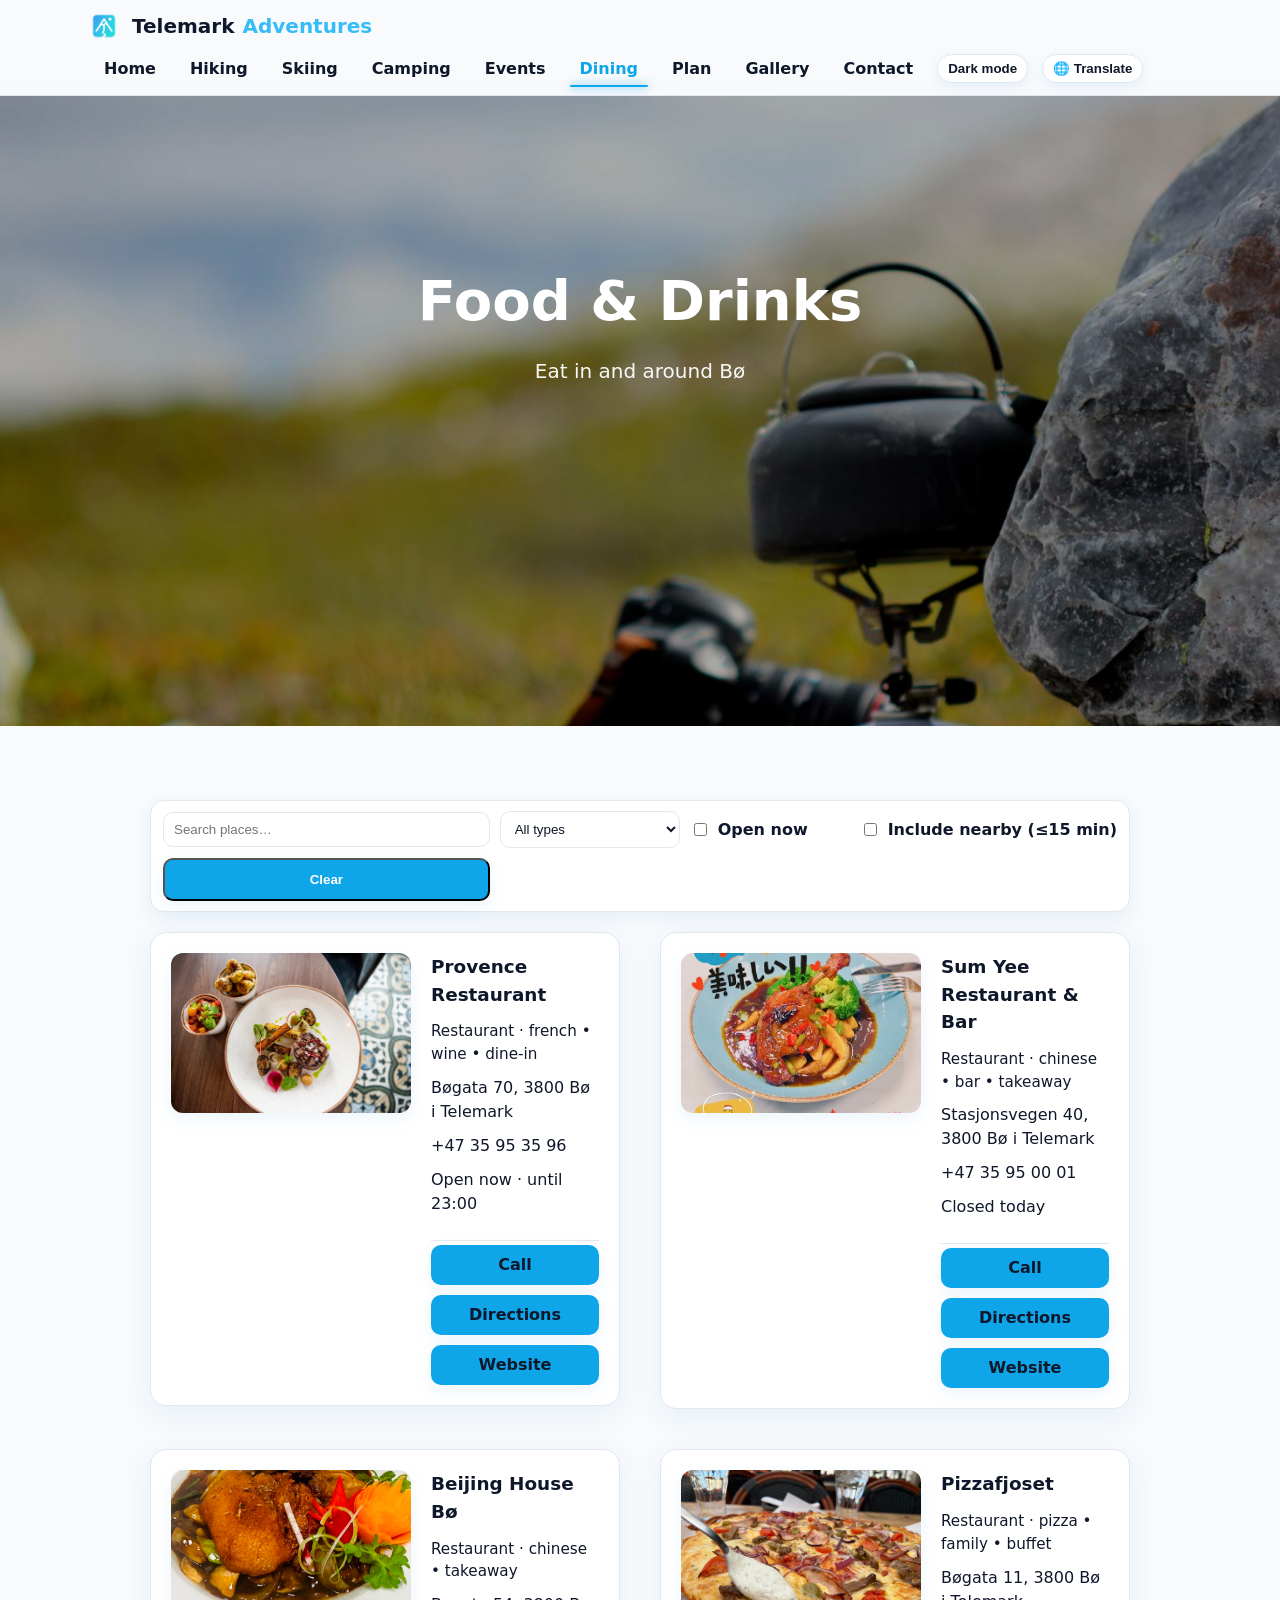
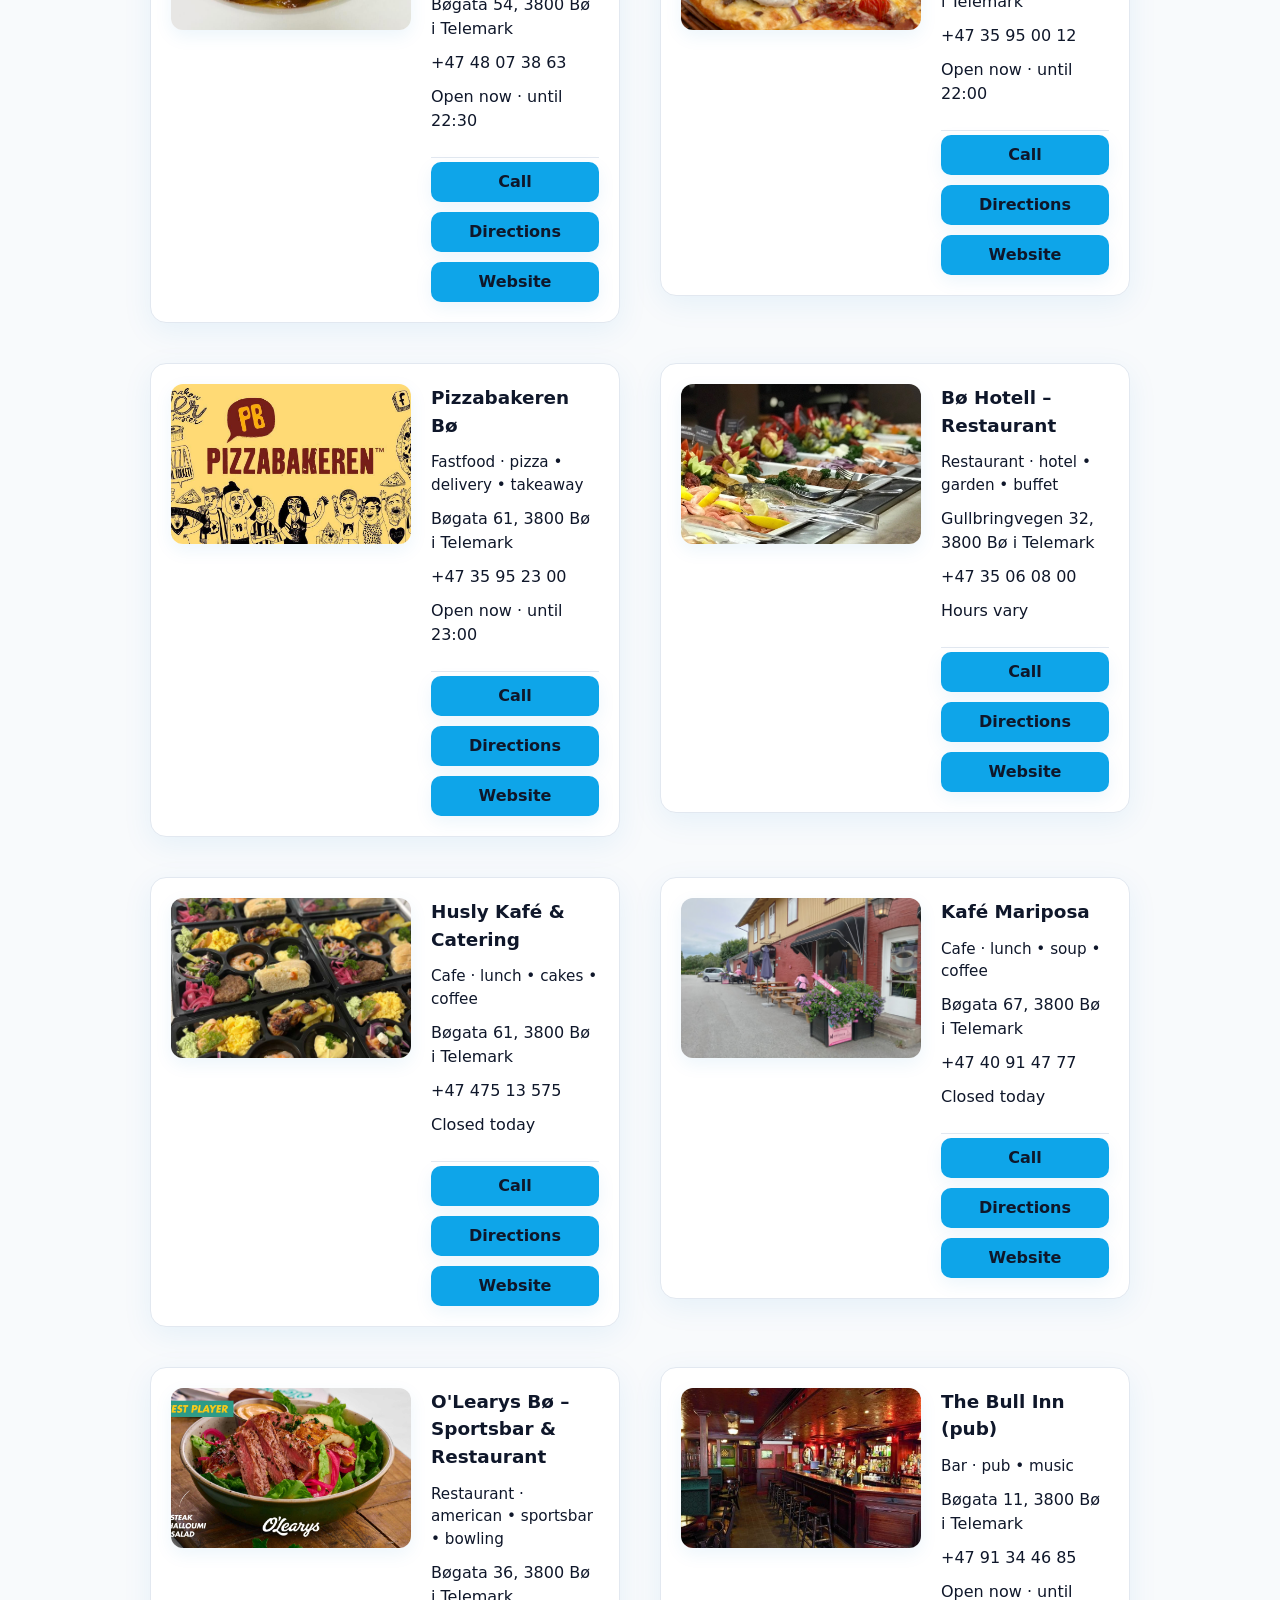
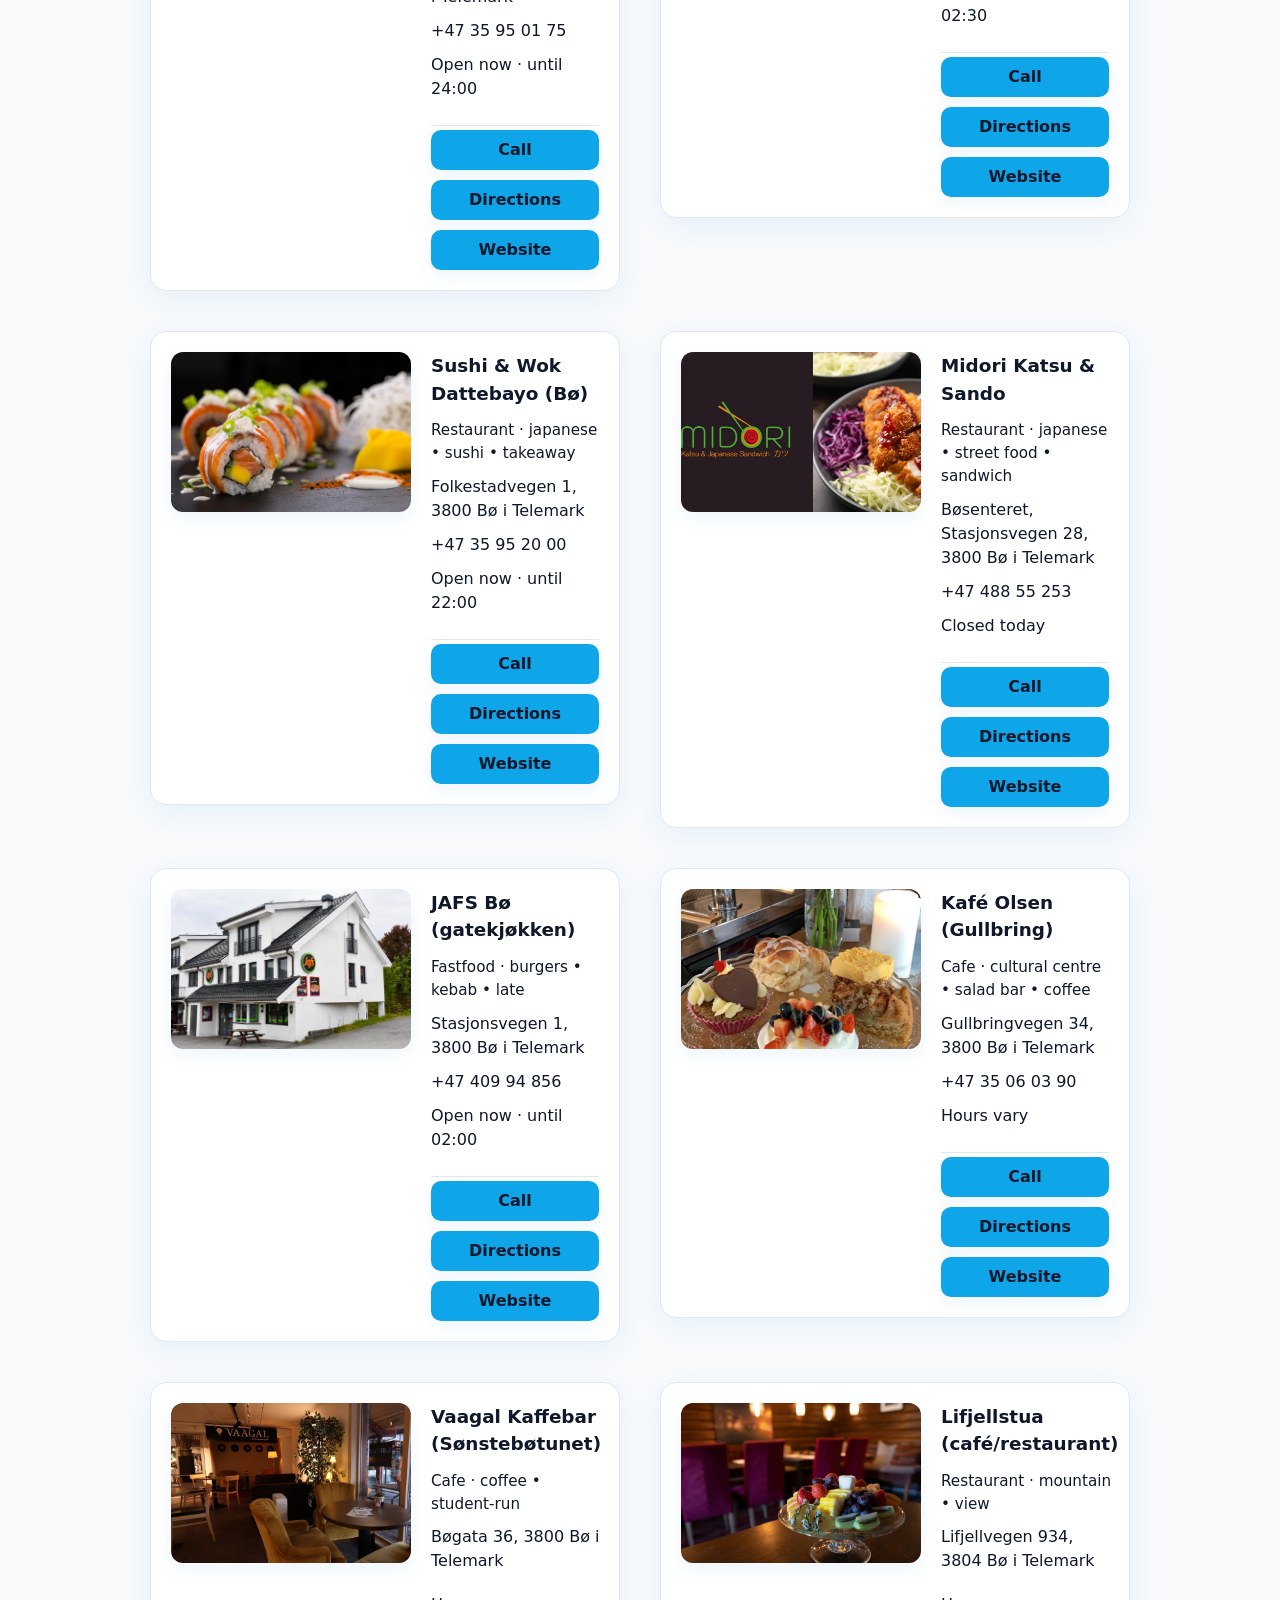
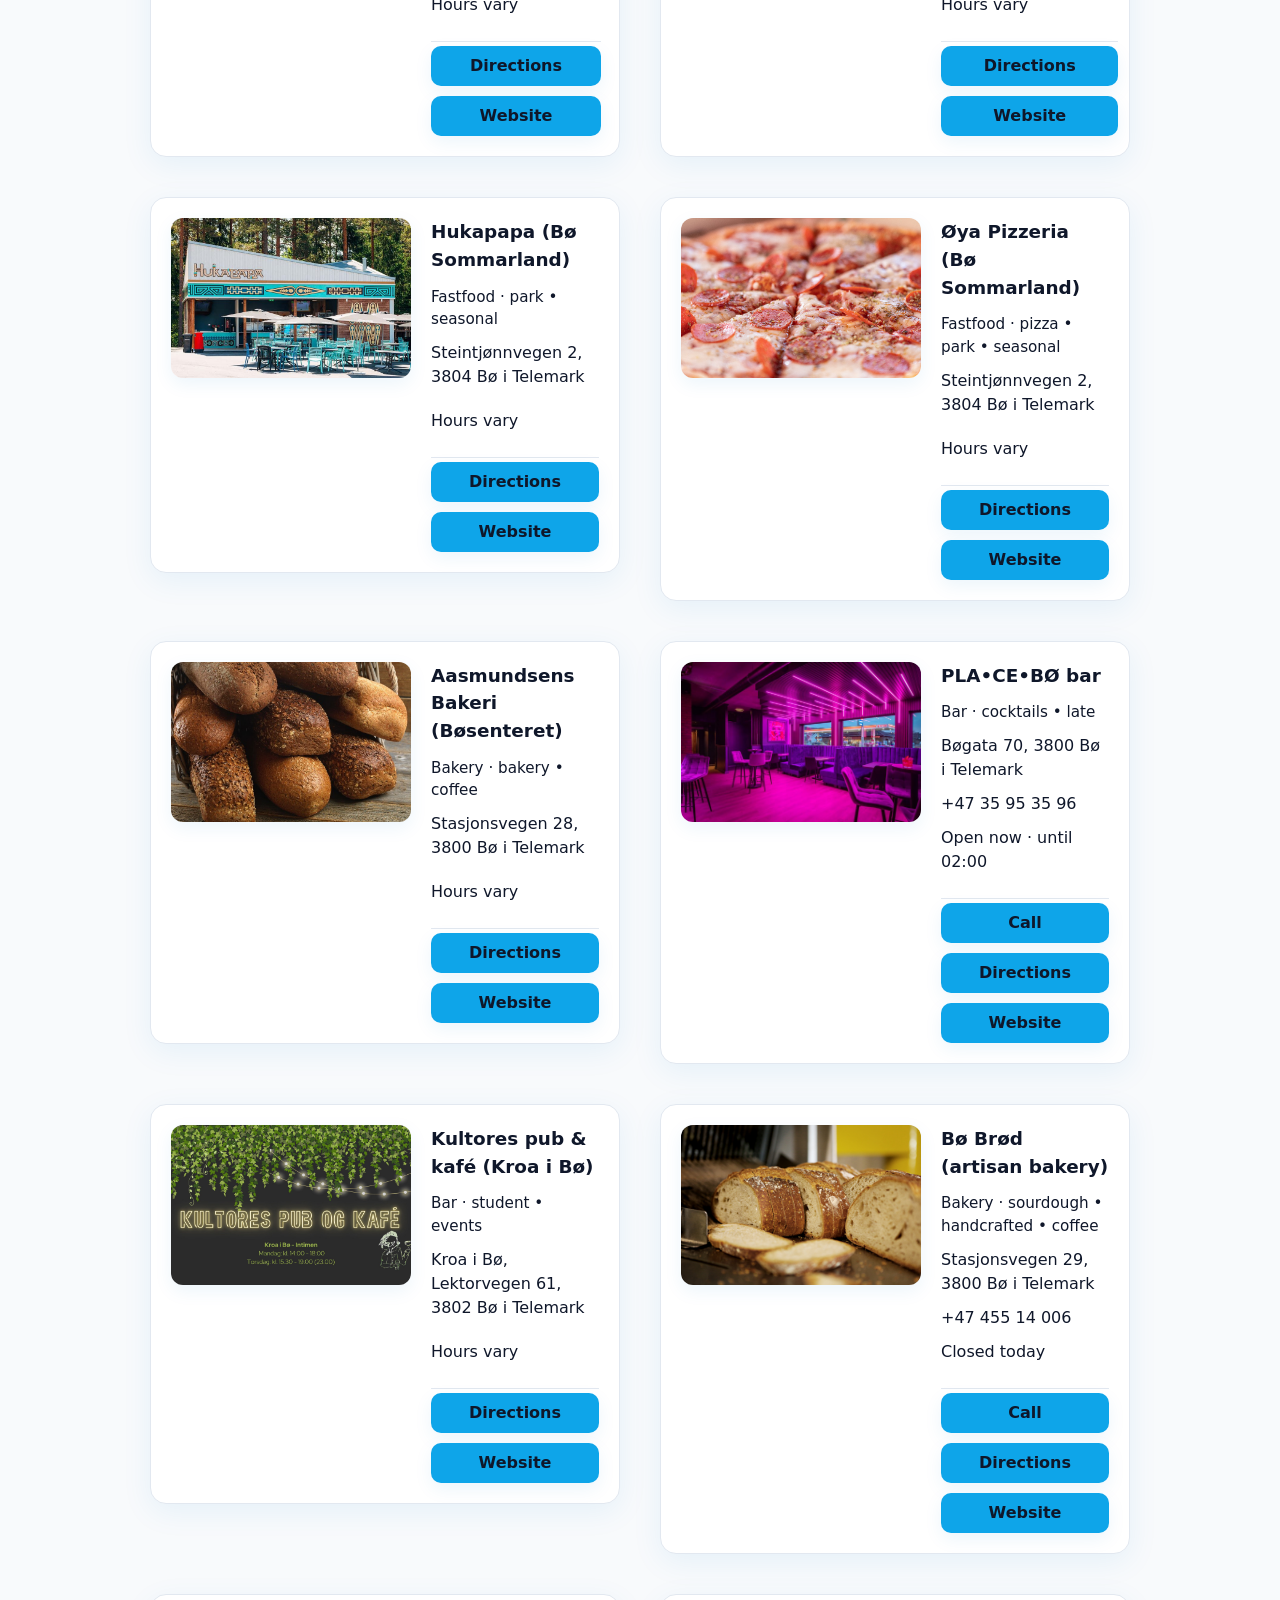
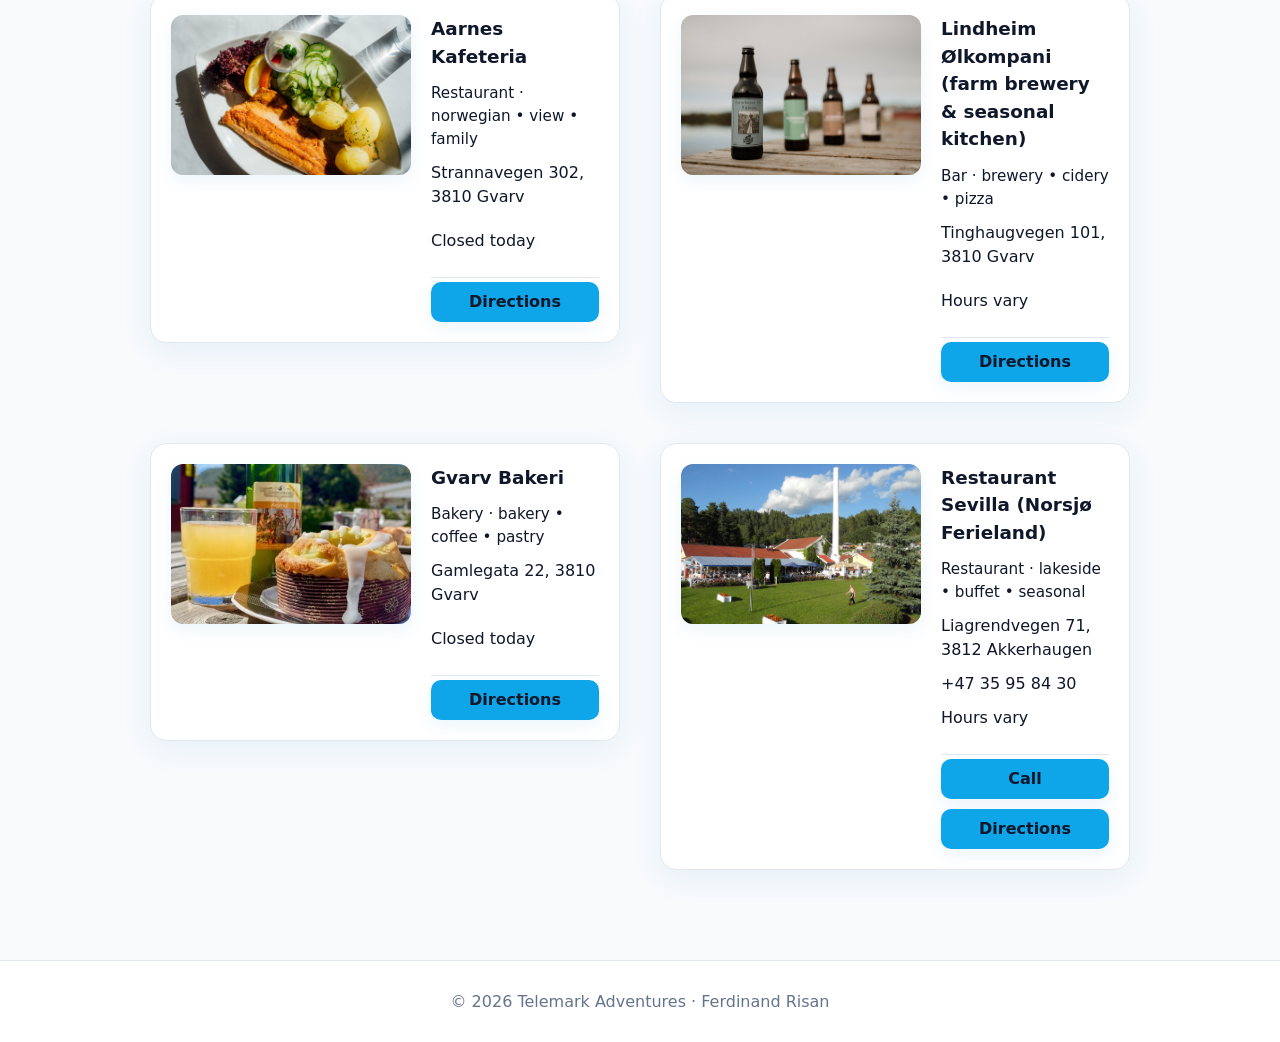
<file: food.html>
<!doctype html>
<html lang="en">
<head>
  <meta charset="utf-8" />
  <meta name="viewport" content="width=device-width,initial-scale=1" />
  <title>Dining</title>
  <link rel="stylesheet" href="css/styles.css">
  <link rel="stylesheet" href="css/food.css">
  <link rel="icon" href="images/icons/ta-logo.png">
</head>
<body class="is-hidden">
  <!-- Header / Navigation -->
  <header class="site-header">
    <div class="container">
      <a class="logo" href="index.html" aria-label="Telemark Adventures">
        <img class="logo-mark" src="images/icons/ta-logo.png" alt="", width="28", height="28" decoding="async">
        Telemark<span style="color: rgba(54, 188, 247);">Adventures</span></a>
      <nav class="nav">
        <a href="index.html">Home</a>
        <a href="hiking.html">Hiking</a>
        <a href="skiing.html">Skiing</a>
        <a href="camping.html">Camping</a>
        <a href="events.html">Events</a>
        <a class="is-active" href="food.html">Dining</a>
        <a href="journey.html">Plan</a>
        <a href="index.html#gallery">Gallery</a>
        <a href="index.html#contact">Contact</a>
        <button class="theme-toggle" aria-label="Toggle dark mode" title="Toggle theme">Dark mode</button>
        <button id="translate-button" class="translate-btn" aria-expanded="false">🌐 Translate</button>

        <!-- Custom popover AI -->
        <div id="translate-menu" class="translate-menu" hidden>
          <button class="translate-item" data-lang="en">🇬🇧 English</button>
          <button class="translate-item" data-lang="no">🇳🇴 Norsk</button>
          <button class="translate-item" data-lang="de">🇩🇪 Deutsch</button>
          <button class="translate-item" data-lang="fr">🇫🇷 Français</button>
          <button class="translate-item" data-lang="es">🇪🇸 Español</button>
          <button class="translate-item" data-lang="it">🇮🇹 Italiano</button>
          <button class="translate-item" data-lang="pl">🇵🇱 Polski</button>
          <button class="translate-item" data-lang="ru">🇷🇺 Русский</button>
          <button class="translate-item" data-lang="zh-CN">🇨🇳 中文(简体)</button>
          <button class="translate-item" data-lang="ja">🇯🇵 日本語</button>
        </div>

        <!-- Keep Google widget mounted but visually removed -->
        <div id="google_translate_element" class="gt-hidden"></div>
      </nav>
    </div>
  </header>

  <!-- Hero -->
  <section class="hero parallax hero-food" data-parallax-speed="0.25"
    style="--bg-image:url('images/kaffekanne.jpg'); background-image:url('images/kaffekanne.jpg'); background-repeat:no-repeat; background-size:cover; background-position:center;">
    <div class="hero-inner">
      <h1>Food & Drinks</h1>
      <p class="lead">Eat in and around Bø</p>
    </div>
    <div class="hero-overlay"></div>
  </section>

  <main class="section">
    <div class="container narrow">
      <!-- Filters -->
      <form id="food-filters" class="list-filters" aria-label="Filter places">
        <input type="search" name="q" placeholder="Search places…" autocomplete="off" />
        <select name="kind">
          <option value="">All types</option>
          <option value="restaurant">Restaurant</option>
          <option value="pub">Pub</option>
          <option value="takeaway">Takeaway</option>
          <option value="cafe">Café</option>
          <option value="bakery">Bakery</option>
        </select>
        <label class="switch">
          <input type="checkbox" name="open"> <span>Open now</span>
        </label>
        <label class="switch">
          <input type="checkbox" name="nearby">
          <span>Include nearby (≤15 min)</span>
        </label>
        <button type="button" id="clearFood" class="btn btn-ghost">Clear</button>
      </form>

      <!-- List -->
      <div id="food-list" class="card-list" aria-live="polite"></div>
    </div>

    <br>
    <button onclick="topFunction()" id="top-btn" title="Go to top">Top</button>
  </main>

  <footer class="site-footer">
    <div class="container">
      <p>© <span id="year"></span> Telemark Adventures · Ferdinand Risan</p>
    </div>
  </footer>

  <script src="js/script.js"></script>
  <script src="js/food.js"></script>

  <script src="https://translate.google.com/translate_a/element.js?cb=googleTranslateElementInit"></script>
</body>
</html>
</file>
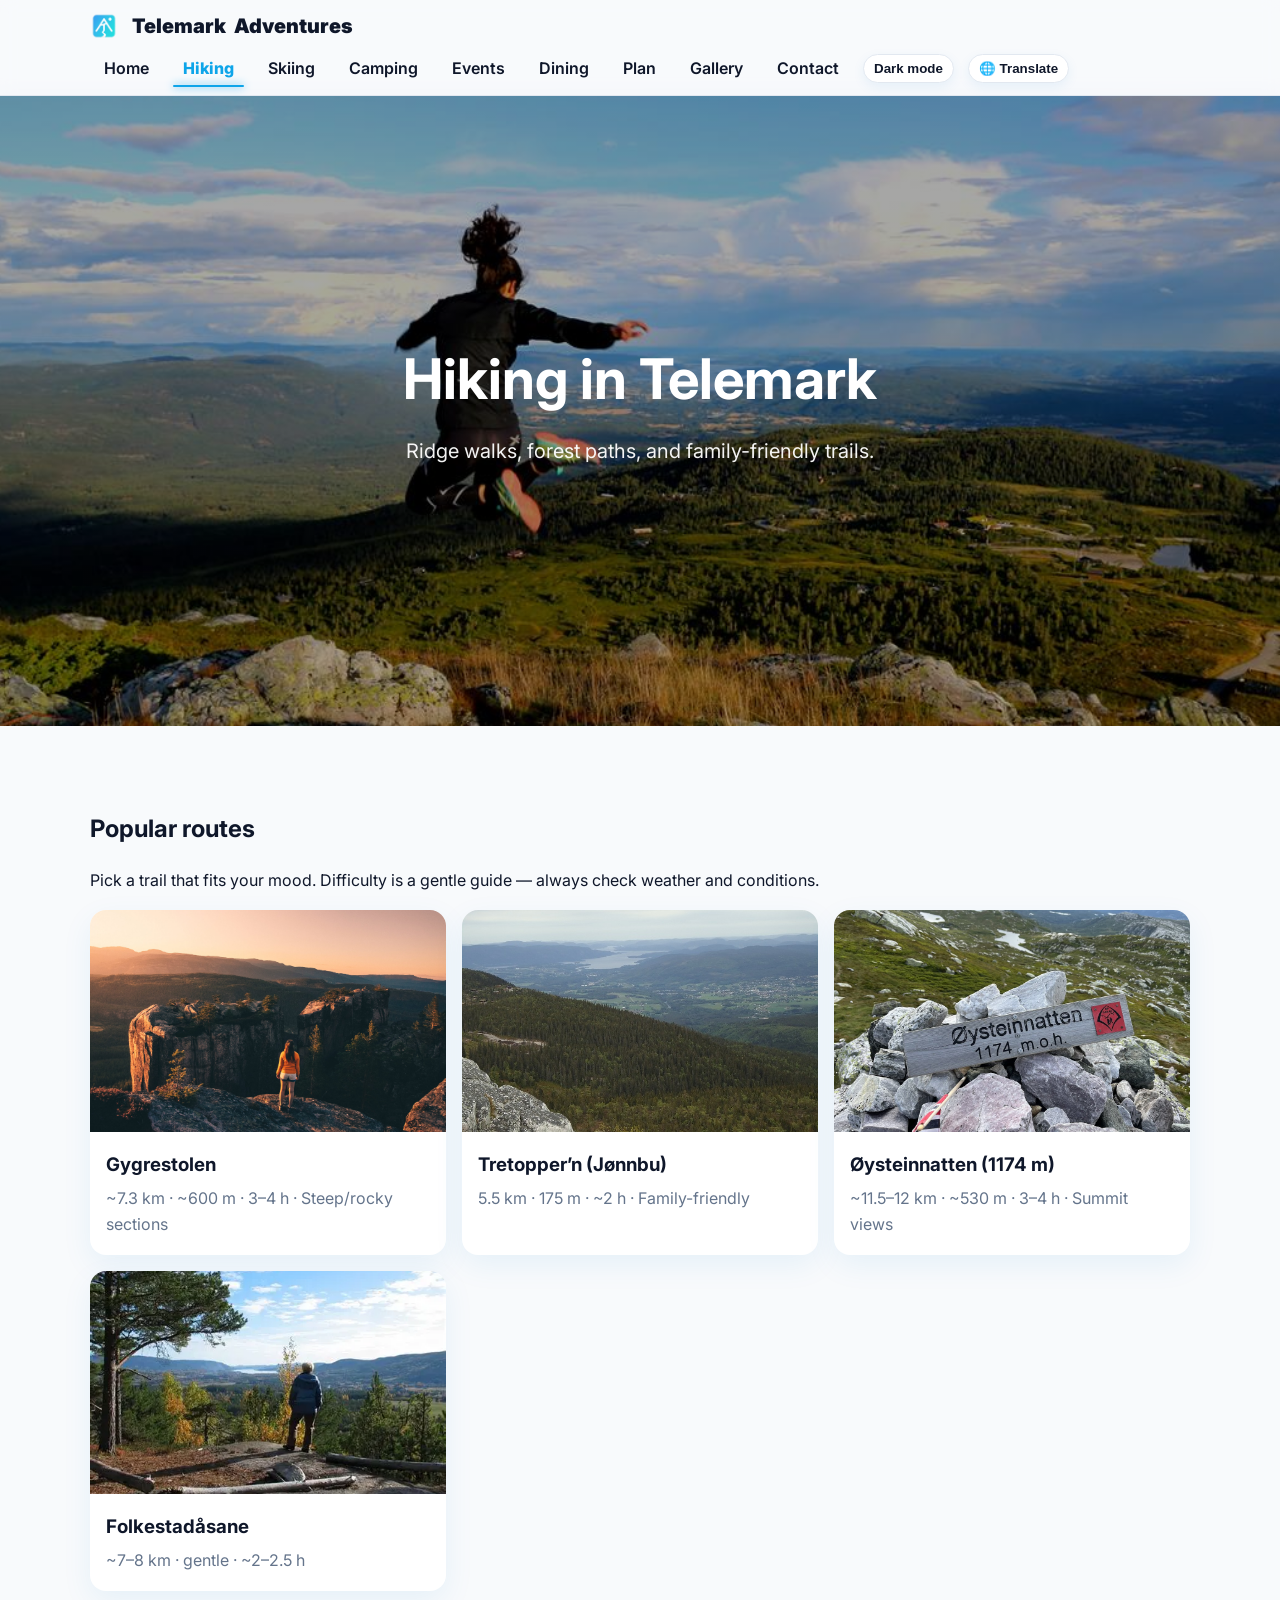
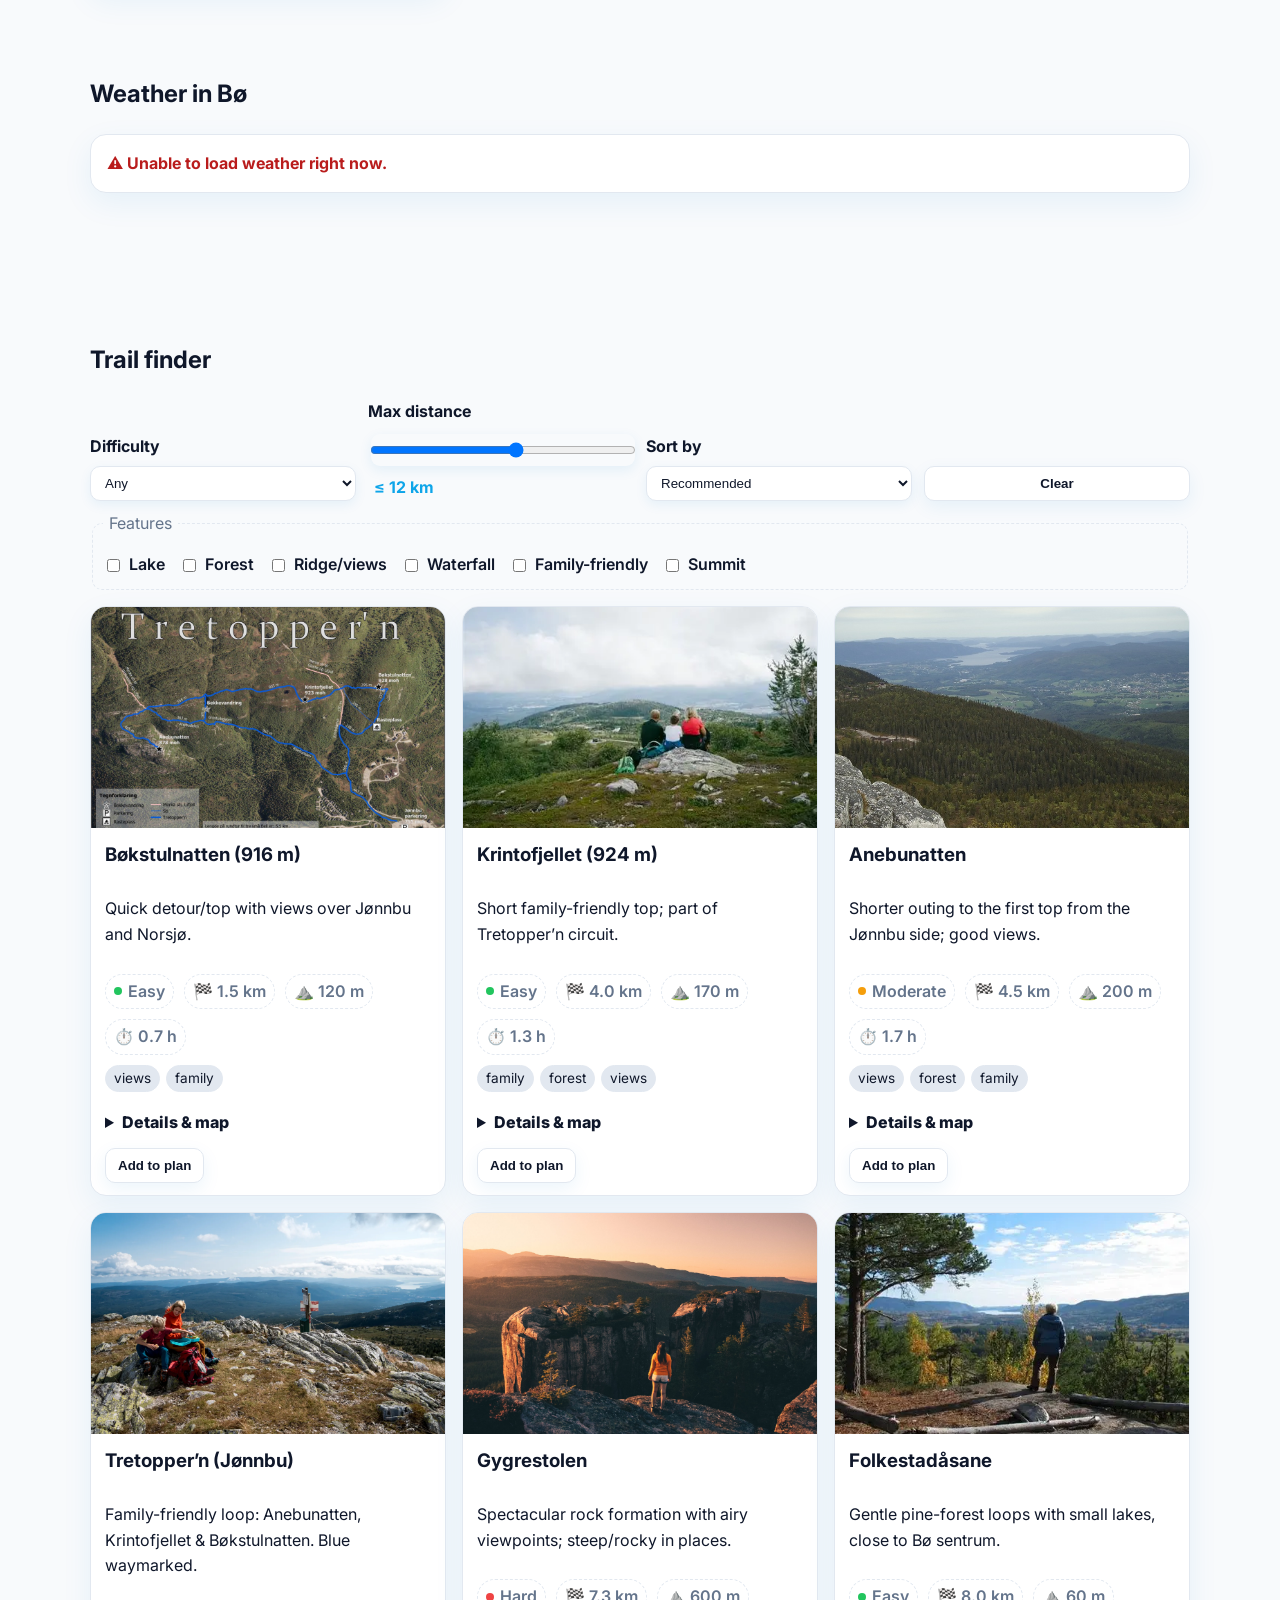
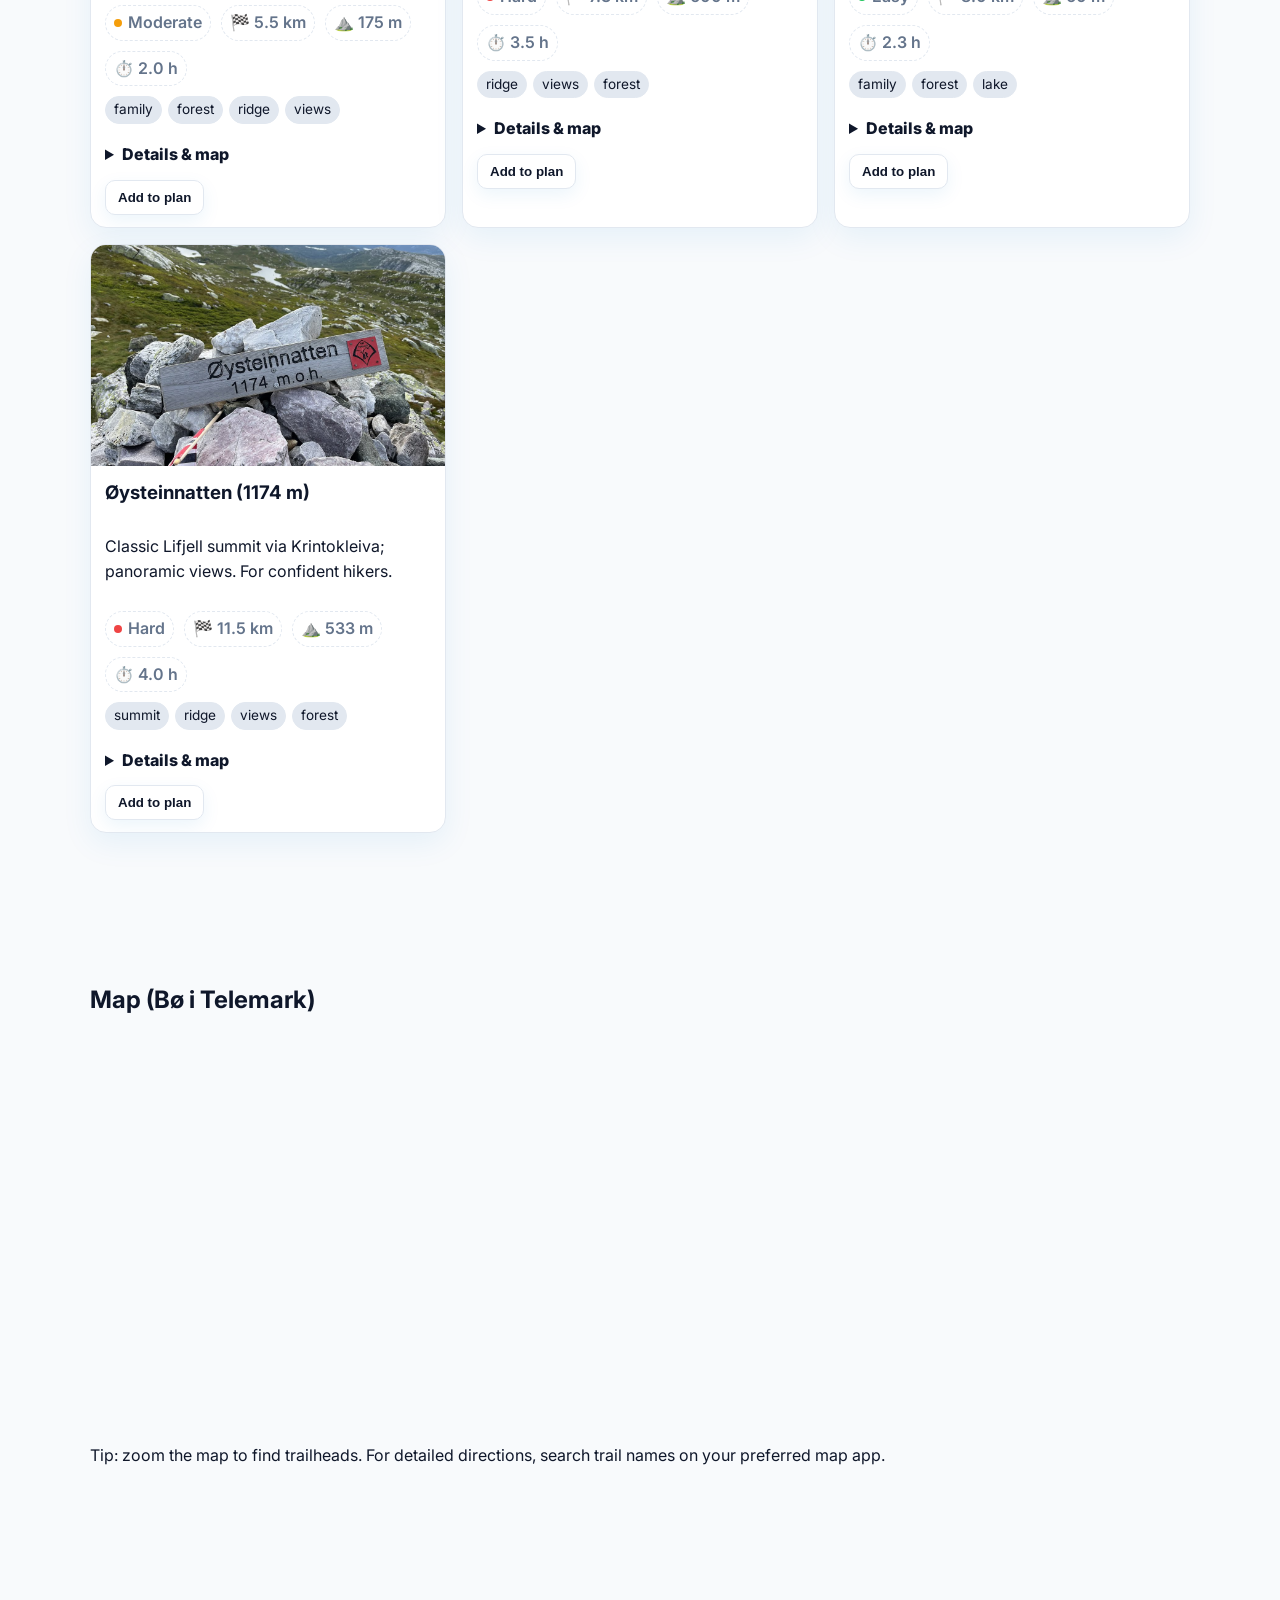
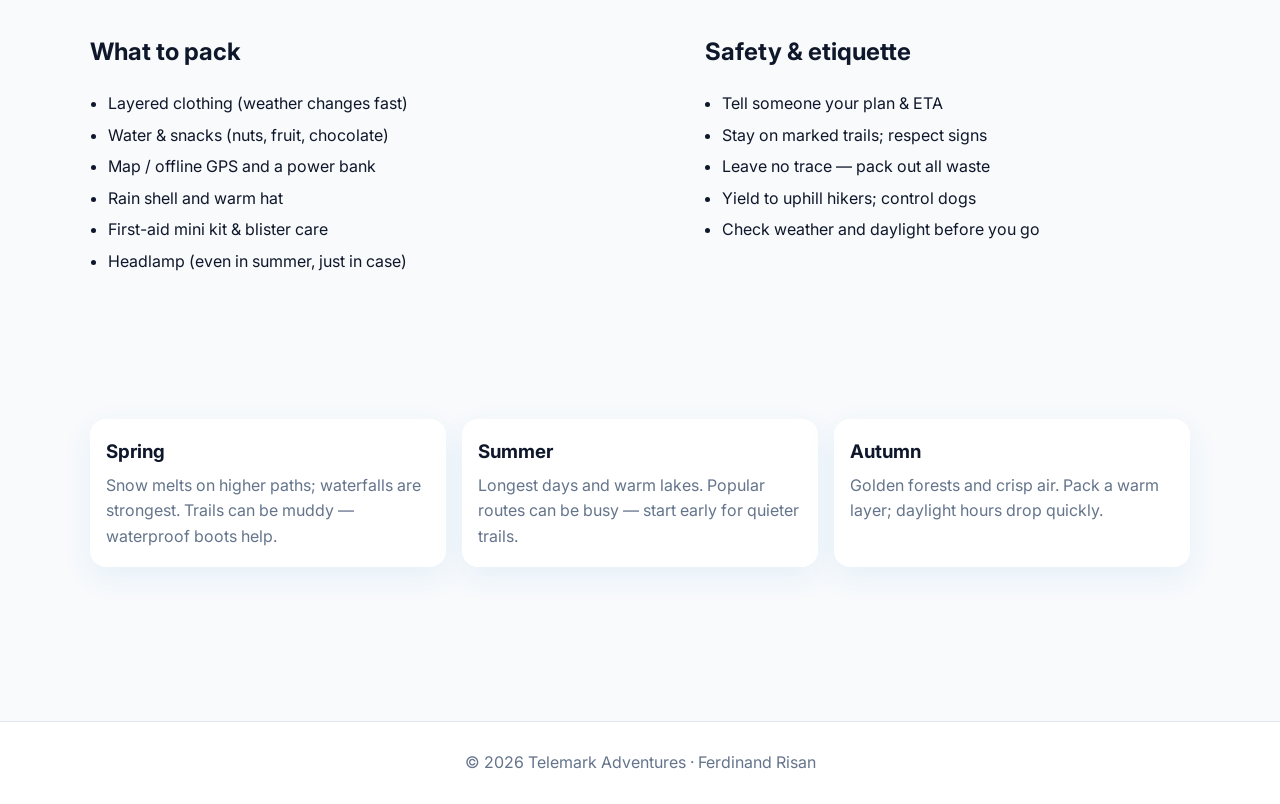
<file: hiking.html>
<!DOCTYPE html>
<html lang="en" data-theme="light">
<head>
  <meta charset="utf-8" />
  <meta name="viewport" content="width=device-width, initial-scale=1" />

  <script>document.documentElement.classList.add('js');</script>
  <link rel="stylesheet" href="css/styles.css">
  <link rel="stylesheet" href="css/trails.css">
  <link rel="stylesheet" href="css/weather.css">

  <meta name="description" content="Explore hiking, skiing, and camping in Bø, Telemark.">
  <meta property="og:title" content="Telemark Adventures">
  <meta property="og:description" content="Trails, slopes, lakes—plan your trip.">
  <meta property="og:image" content="images/slide1.jpg">
  <meta name="theme-color" content="#0ea5e9">


  <title>Hiking</title>
  <link rel="preconnect" href="https://fonts.googleapis.com">
  <link rel="preconnect" href="https://fonts.gstatic.com" crossorigin>
  <link href="https://fonts.googleapis.com/css2?family=Inter:wght@400;600;800&display=swap" rel="stylesheet">

  <link rel="icon" href="images/icons/ta-logo.png">

</head>
<body class="is-hidden">
  <header class="site-header">
    <div class="container">
      <a class="logo" href="index.html" aria-label="Telemark Adventures">
        <img class="logo-mark" src="images/icons/ta-logo.png" alt="", width="28", height="28" decoding="async">
        Telemark<span>Adventures</span></a>
      <nav class="nav">
        <a href="index.html">Home</a>
        <a class="is-active" href="hiking.html">Hiking</a>
        <a href="skiing.html">Skiing</a>
        <a href="camping.html">Camping</a>
        <a href="events.html">Events</a>
        <a href="food.html">Dining</a>
        <a href="journey.html">Plan</a>
        <a href="index.html#gallery">Gallery</a>
        <a href="index.html#contact">Contact</a>
        <button class="theme-toggle" aria-label="Toggle dark mode">Dark mode</button>
        <button id="translate-button" class="translate-btn" aria-expanded="false">🌐 Translate</button>

        <!-- Custom popover AI -->
        <div id="translate-menu" class="translate-menu" hidden>
          <button class="translate-item" data-lang="en">🇬🇧 English</button>
          <button class="translate-item" data-lang="no">🇳🇴 Norsk</button>
          <button class="translate-item" data-lang="de">🇩🇪 Deutsch</button>
          <button class="translate-item" data-lang="fr">🇫🇷 Français</button>
          <button class="translate-item" data-lang="es">🇪🇸 Español</button>
          <button class="translate-item" data-lang="it">🇮🇹 Italiano</button>
          <button class="translate-item" data-lang="pl">🇵🇱 Polski</button>
          <button class="translate-item" data-lang="ru">🇷🇺 Русский</button>
          <button class="translate-item" data-lang="zh-CN">🇨🇳 中文(简体)</button>
          <button class="translate-item" data-lang="ja">🇯🇵 日本語</button>
        </div>

        <!-- Keep Google widget mounted but visually removed -->
        <div id="google_translate_element" class="gt-hidden"></div>
      </nav>
    </div>
  </header>

  <section class="hero parallax hero-hiking" data-parallax-speed="0.35"
    style="--bg-image:url('images/hiking.jpg'); background-image:url('images/hiking.jpg'); background-size:cover; background-position:center;">
    <div class="hero-inner">
      <h1>Hiking in Telemark</h1>
      <p>Ridge walks, forest paths, and family-friendly trails.</p>
    </div>
  </section>

  <main class="section">
    <div class="container">
      <h2>Popular routes</h2>
      <p>Pick a trail that fits your mood. Difficulty is a gentle guide — always check weather and conditions.</p>

      <div class="card-list" id="popular-routes">
        <a class="card" href="#trails" data-trail="gygrestolen">
          <img src="images/Gygrestolen.jpg" alt="Gygrestolen rock formation above Bø">
          <div class="card-body">
            <h3>Gygrestolen</h3>
            <p>~7.3 km · ~600 m · 3–4 h · Steep/rocky sections</p>
          </div>
        </a>

        <a class="card" href="#trails" data-trail="tretoppern-jonnbu">
          <img src="images/anebunattene.jpg" alt="Tretopper’n: Anebunatten, Krintofjellet & Bøkstulnatten">
          <div class="card-body">
            <h3>Tretopper’n (Jønnbu)</h3>
            <p>5.5 km · 175 m · ~2 h · Family-friendly</p>
          </div>
        </a>

        <a class="card" href="#trails" data-trail="oysteinnatten">
          <img src="images/oysteinnhatten.jpg" alt="Øysteinnatten summit on Lifjell">
          <div class="card-body">
            <h3>Øysteinnatten (1174 m)</h3>
            <p>~11.5–12 km · ~530 m · 3–4 h · Summit views</p>
          </div>
        </a>

        <a class="card" href="#trails" data-trail="folkestadasane">
          <img src="images/folkestadaasene.png" alt="Pine forest terrain in Folkestadåsane">
          <div class="card-body">
            <h3>Folkestadåsane</h3>
            <p>~7–8 km · gentle · ~2–2.5 h</p>
          </div>
        </a>
      </div>
    </div>
    
    <section class="section" id="weather">
      <div class="container">
        <h2>Weather in Bø</h2> 
        <!-- Set your location here -->
        <div id="weather-widget"
          class="wx"
          data-lat="59.413"
          data-lon="9.069"
          data-timezone="Europe/Oslo">
        </div>
      </div>
    </section>

        <!-- Trail Finder -->
    <section id="trails" class="section">
      <div class="container">
        <h2>Trail finder</h2>

        <form id="trail-filters" class="trail-filters" aria-label="Filter trails">
          <div class="row">
            <label>
              Difficulty
              <select name="difficulty">
                <option value="">Any</option>
                <option value="Easy">Easy</option>
                <option value="Moderate">Moderate</option>
                <option value="Hard">Hard</option>
              </select>
            </label>

            <label class="range">
              Max distance
              <input type="range" id="distRange" name="dist" min="2" max="20" value="12" step="1" />
              <output id="distOut" for="distRange">≤ 12 km</output>
            </label>

            <label>
              Sort by
              <select name="sort">
                <option value="rank">Recommended</option>
                <option value="dist">Shortest first</option>
                <option value="elev">Most elevation</option>
                <option value="easy">Easiest</option>
              </select>
            </label>

            <button type="button" id="clearFilters" class="btn btn-ghost">Clear</button>
          </div>

          <fieldset class="features">
            <legend>Features</legend>
            <label><input type="checkbox" name="feat" value="lake"> Lake</label>
            <label><input type="checkbox" name="feat" value="forest"> Forest</label>
            <label><input type="checkbox" name="feat" value="ridge"> Ridge/views</label>
            <label><input type="checkbox" name="feat" value="waterfall"> Waterfall</label>
            <label><input type="checkbox" name="feat" value="family"> Family-friendly</label>
            <label><input type="checkbox" name="feat" value="summit"> Summit</label>
          </fieldset>
        </form>

        <div id="trail-list" class="trail-list" aria-live="polite"></div>
      </div>
    </section>

    <!-- Map -->
    <section id="map" class="section">
      <div class="container">
        <h2>Map (Bø i Telemark)</h2>
        <div class="map-wrap">
          <iframe
            title="Map of Bø i Telemark"
            width="100%" height="380"
            style="border:0; border-radius:16px"
            loading="lazy"
            src="https://www.openstreetmap.org/export/embed.html?bbox=8.75%2C59.20%2C9.35%2C59.55&layer=mapnik&marker=59.413%2C9.069">
          </iframe>
          <p class="caption">
            Tip: zoom the map to find trailheads. For detailed directions, search trail names on your preferred map app.
          </p>
        </div>
      </div>
    </section>

    <!-- What to pack -->
    <section id="packing" class="section">
      <div class="container grid-2">
        <div>
          <h2>What to pack</h2>
          <ul class="checklist">
            <li>Layered clothing (weather changes fast)</li>
            <li>Water & snacks (nuts, fruit, chocolate)</li>
            <li>Map / offline GPS and a power bank</li>
            <li>Rain shell and warm hat</li>
            <li>First-aid mini kit & blister care</li>
            <li>Headlamp (even in summer, just in case)</li>
          </ul>
        </div>
        <div>
          <h2>Safety & etiquette</h2>
          <ul class="checklist">
            <li>Tell someone your plan & ETA</li>
            <li>Stay on marked trails; respect signs</li>
            <li>Leave no trace — pack out all waste</li>
            <li>Yield to uphill hikers; control dogs</li>
            <li>Check weather and daylight before you go</li>
          </ul>
        </div>
      </div>
    </section>

    <!-- When to go -->
    <section id="seasons" class="section">
      <div class="container card-list seasons">
        <article class="card">
          <div class="card-body">
            <h3>Spring</h3>
            <p>Snow melts on higher paths; waterfalls are strongest. Trails can be muddy — waterproof boots help.</p>
          </div>
        </article>
        <article class="card">
          <div class="card-body">
            <h3>Summer</h3>
            <p>Longest days and warm lakes. Popular routes can be busy — start early for quieter trails.</p>
          </div>
        </article>
        <article class="card">
          <div class="card-body">
            <h3>Autumn</h3>
            <p>Golden forests and crisp air. Pack a warm layer; daylight hours drop quickly.</p>
          </div>
        </article>
      </div>
    </section>

    <br>
    <button onclick="topFunction()" id="top-btn" title="Go to top">Top</button>
  </main>

  <footer class="site-footer">
    <div class="container">
      <p>© <span id="year"></span> Telemark Adventures · Ferdinand Risan</p>
    </div>
  </footer>
  <script src="js/script.js"></script>
  <script src="js/weather.js"></script>
  <script src="js/trails.js"></script>

  <script src="https://translate.google.com/translate_a/element.js?cb=googleTranslateElementInit"></script>

</body>
</html>
</file>
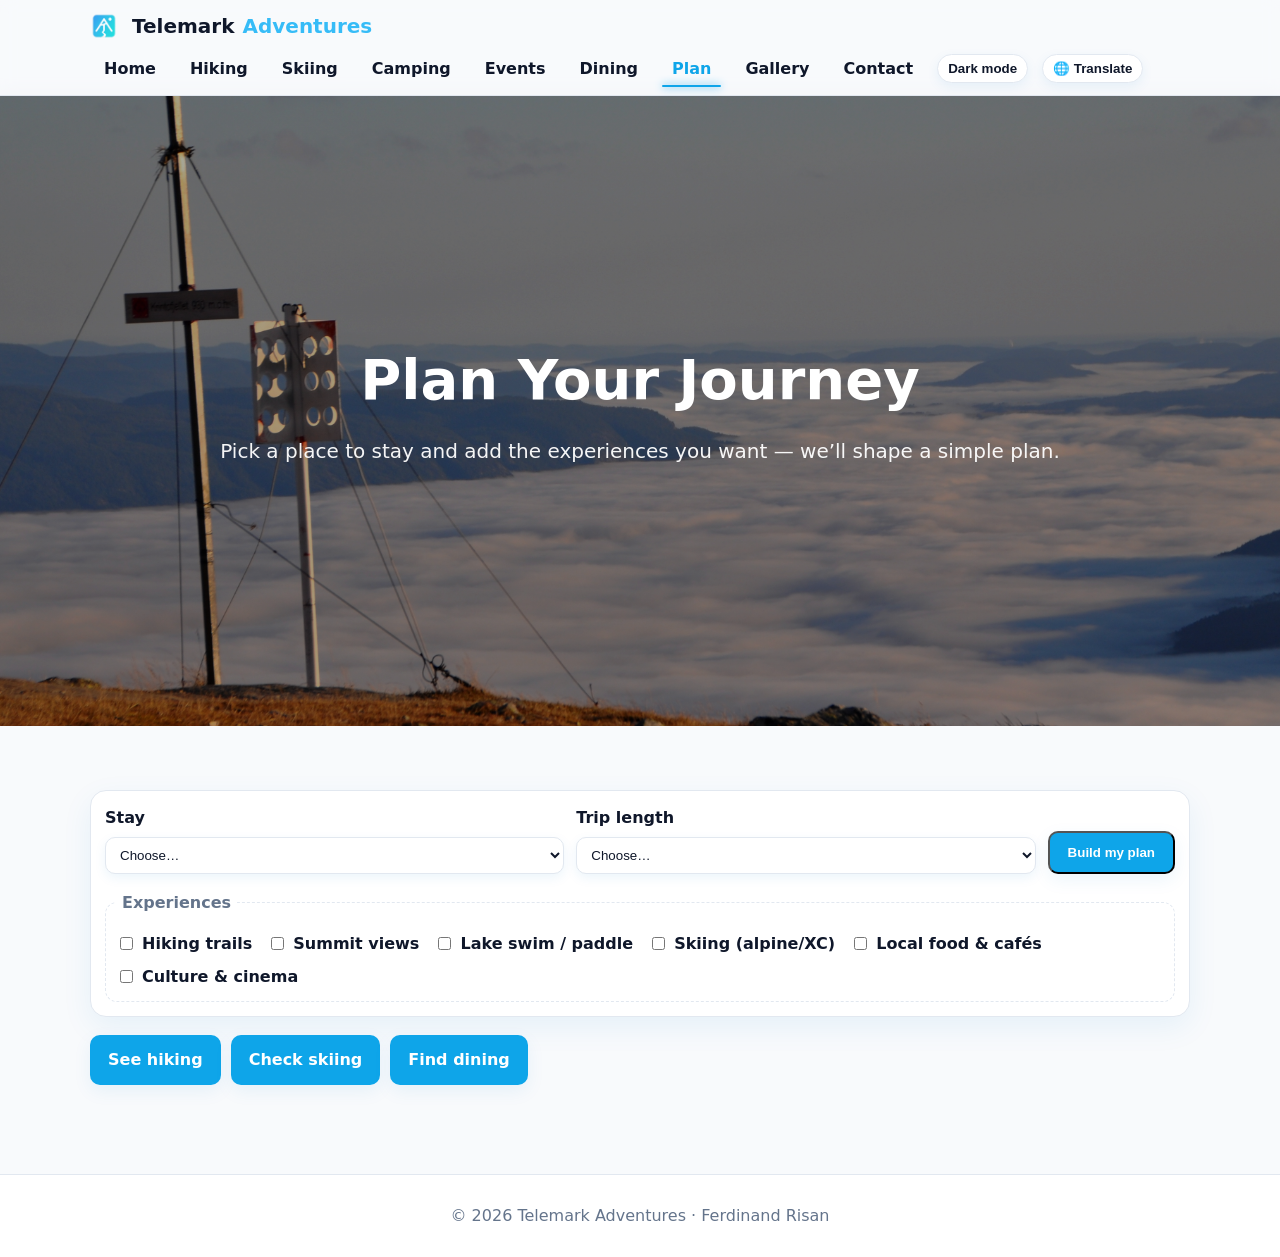
<file: journey.html>
<!DOCTYPE html>
<html lang="en" data-theme="light">
<head>
  <meta charset="utf-8" />
  <meta name="viewport" content="width=device-width, initial-scale=1" />

  <script>document.documentElement.classList.add('js');</script>
  <link rel="stylesheet" href="css/styles.css">
  <link rel="stylesheet" href="css/journey.css">

  <meta name="description" content="Plan your trip to Bø in Telemark — places to stay and experiences to choose from.">
  <meta property="og:title" content="Plan Your Journey · Telemark Adventures">
  <meta property="og:image" content="images/hero.jpg">
  <meta name="theme-color" content="#0ea5e9">

  <title>Plan Your Journey</title>
  <link rel="icon" href="images/icons/ta-logo.png">
</head>
<body class="is-hidden">
  <!-- Header / Navigation (same as site) -->
  <header class="site-header">
    <div class="container">
      <a class="logo" href="index.html" aria-label="Telemark Adventures">
        <img class="logo-mark" src="images/icons/ta-logo.png" alt="" width="28" height="28" decoding="async">
        Telemark<span style="color: rgba(54, 188, 247);">Adventures</span></a>
      <nav class="nav">
        <a href="index.html">Home</a>
        <a href="hiking.html">Hiking</a>
        <a href="skiing.html">Skiing</a>
        <a href="camping.html">Camping</a>
        <a href="events.html">Events</a>
        <a href="food.html">Dining</a>
        <a class="is-active" href="journey.html">Plan</a>
        <a href="index.html#gallery">Gallery</a>
        <a href="index.html#contact">Contact</a>
        <button class="theme-toggle" aria-label="Toggle dark mode" title="Toggle theme">Dark mode</button>
        <button id="translate-button" class="translate-btn" aria-expanded="false">🌐 Translate</button>
        <div id="google_translate_element" class="gt-hidden"></div>
      </nav>
    </div>
  </header>

  <!-- Hero (parallax style like home) -->
  <section class="hero parallax" style="--bg-image:url('images/boitelemark.jpg'); background-image:url('images/boitelemark.jpg');">
    <div class="hero-inner">
      <h1>Plan Your Journey</h1>
      <p>Pick a place to stay and add the experiences you want — we’ll shape a simple plan.</p>
    </div>
  </section>

  <main class="section">
    <div class="container">
      <!-- Filters / choices -->
      <form id="journey-form" class="journey-filters" aria-label="Plan selections">
        <div class="row">
          <label>
            Stay
            <select name="stay" required>
              <option value="">Choose…</option>
              <option value="hotel">Hotel in Bø</option>
              <option value="cabin">Cabin near Lifjell</option>
              <option value="camp">Campsite by the lake</option>
            </select>
          </label>

          <label>
            Trip length
            <select name="days" required>
              <option value="">Choose…</option>
              <option value="2">Weekend (2 days)</option>
              <option value="4">Short break (3–4 days)</option>
              <option value="7">Full week (7 days)</option>
            </select>
          </label>

          <button type="submit" class="btn">Build my plan</button>
        </div>

        <fieldset class="features">
          <legend>Experiences</legend>
          <label><input type="checkbox" name="exp" value="hike"> Hiking trails</label>
          <label><input type="checkbox" name="exp" value="summit"> Summit views</label>
          <label><input type="checkbox" name="exp" value="lake"> Lake swim / paddle</label>
          <label><input type="checkbox" name="exp" value="ski"> Skiing (alpine/XC)</label>
          <label><input type="checkbox" name="exp" value="food"> Local food & cafés</label>
          <label><input type="checkbox" name="exp" value="culture"> Culture & cinema</label>
        </fieldset>
      </form>

      <!--Show saved hikes-->
      <section id="saved-hikes" class="section" hidden>
        <h2>Your saved hikes</h2>
        <div id="hike-cards" class="card-list"></div>
      </section>


      <!-- Suggestion cards (same card visual language) -->
      <section class="section" id="suggestions" hidden>
        <h2>Suggested places to stay</h2>
        <div id="stay-cards" class="card-list"></div>

        <h2 style="margin-top:28px;">Suggested experiences</h2>
        <div id="exp-cards" class="card-list"></div>
      </section>

      <!-- Summary -->
      <section id="journey-result" class="journey-result" hidden aria-live="polite"></section>

      <!-- CTA -->
      <div id="journey-cta" class="journey-cta" hidden>
        <a class="btn" href="hiking.html">See hiking</a>
        <a class="btn" href="skiing.html">Check skiing</a>
        <a class="btn" href="food.html">Find dining</a>
      </div>
    </div>

    <br>
    <button onclick="topFunction()" id="top-btn" title="Go to top">Top</button>
  </main>

  <footer class="site-footer">
    <div class="container">
      <p>© <span id="year"></span> Telemark Adventures · Ferdinand Risan</p>
    </div>
  </footer>

  <script src="js/script.js"></script>
  <script src="js/journey.js"></script>
  <script src="https://translate.google.com/translate_a/element.js?cb=googleTranslateElementInit"></script>
</body>
</html>
</file>
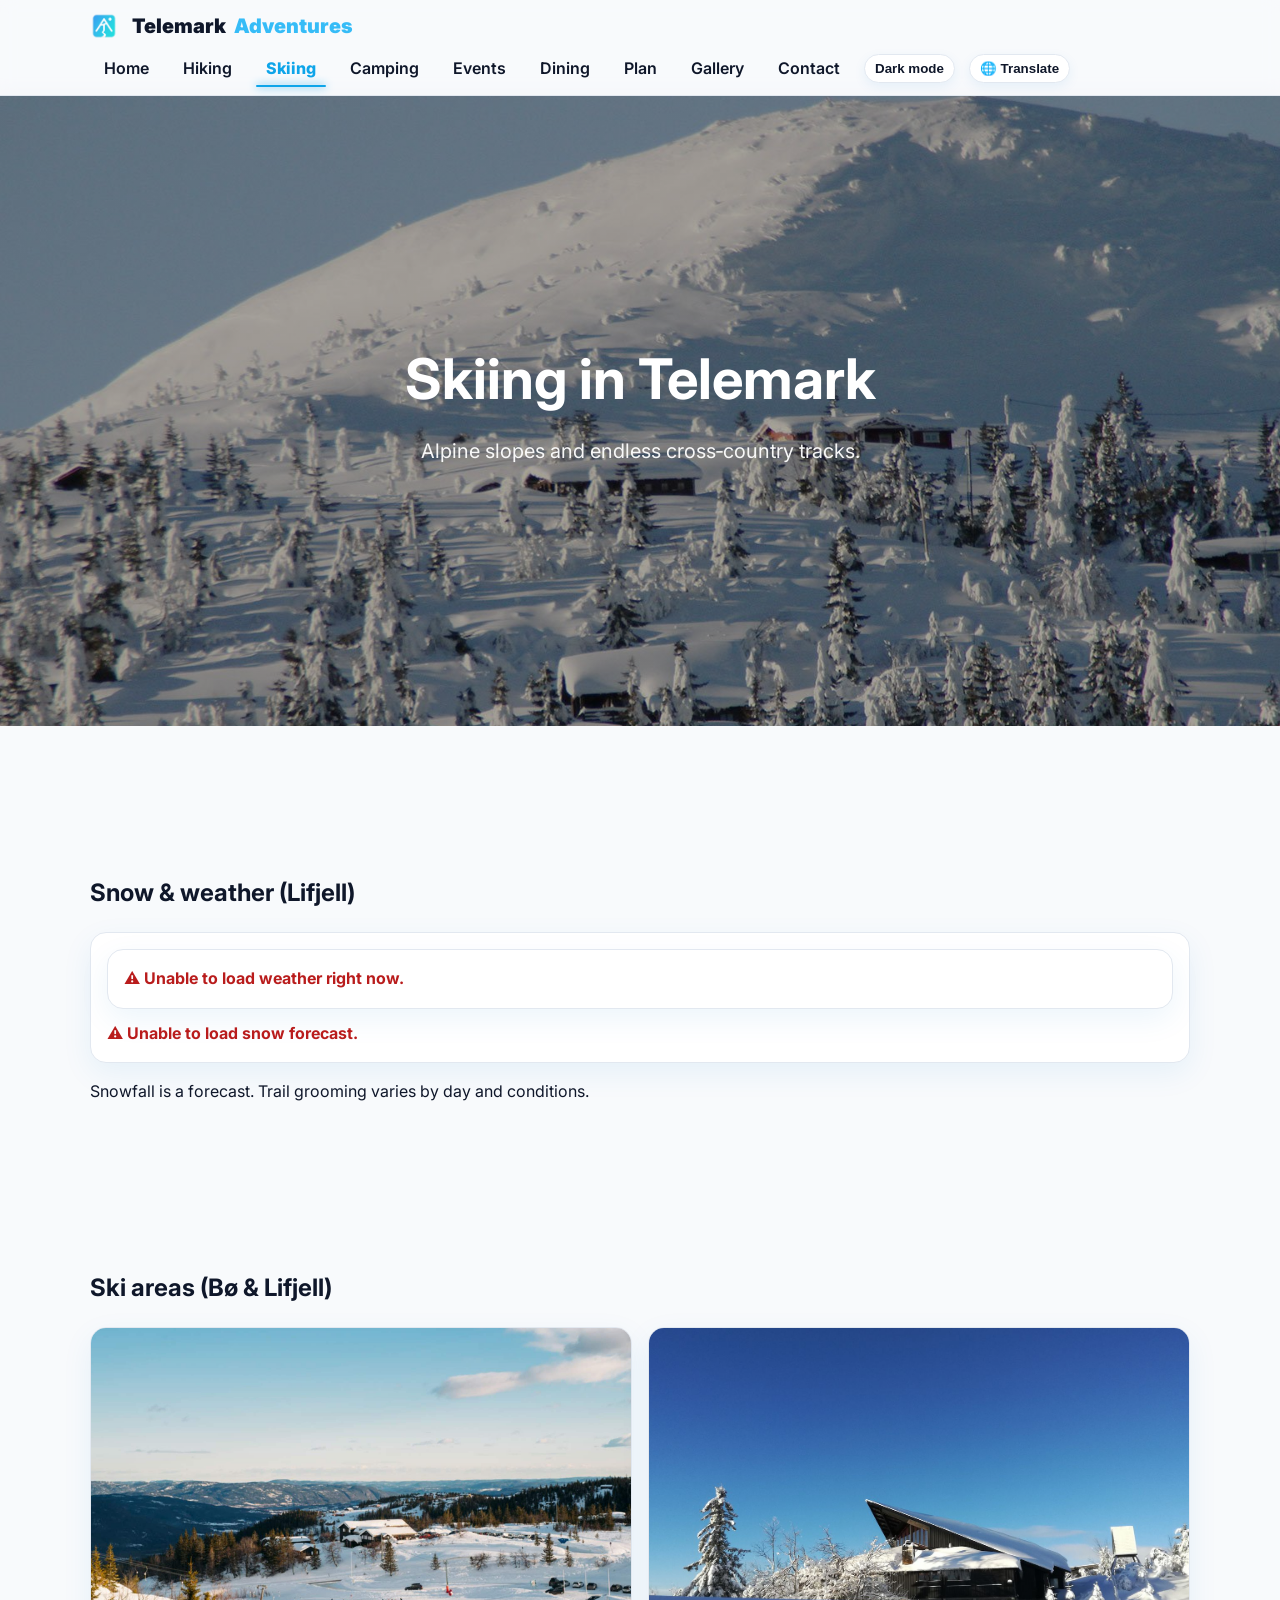
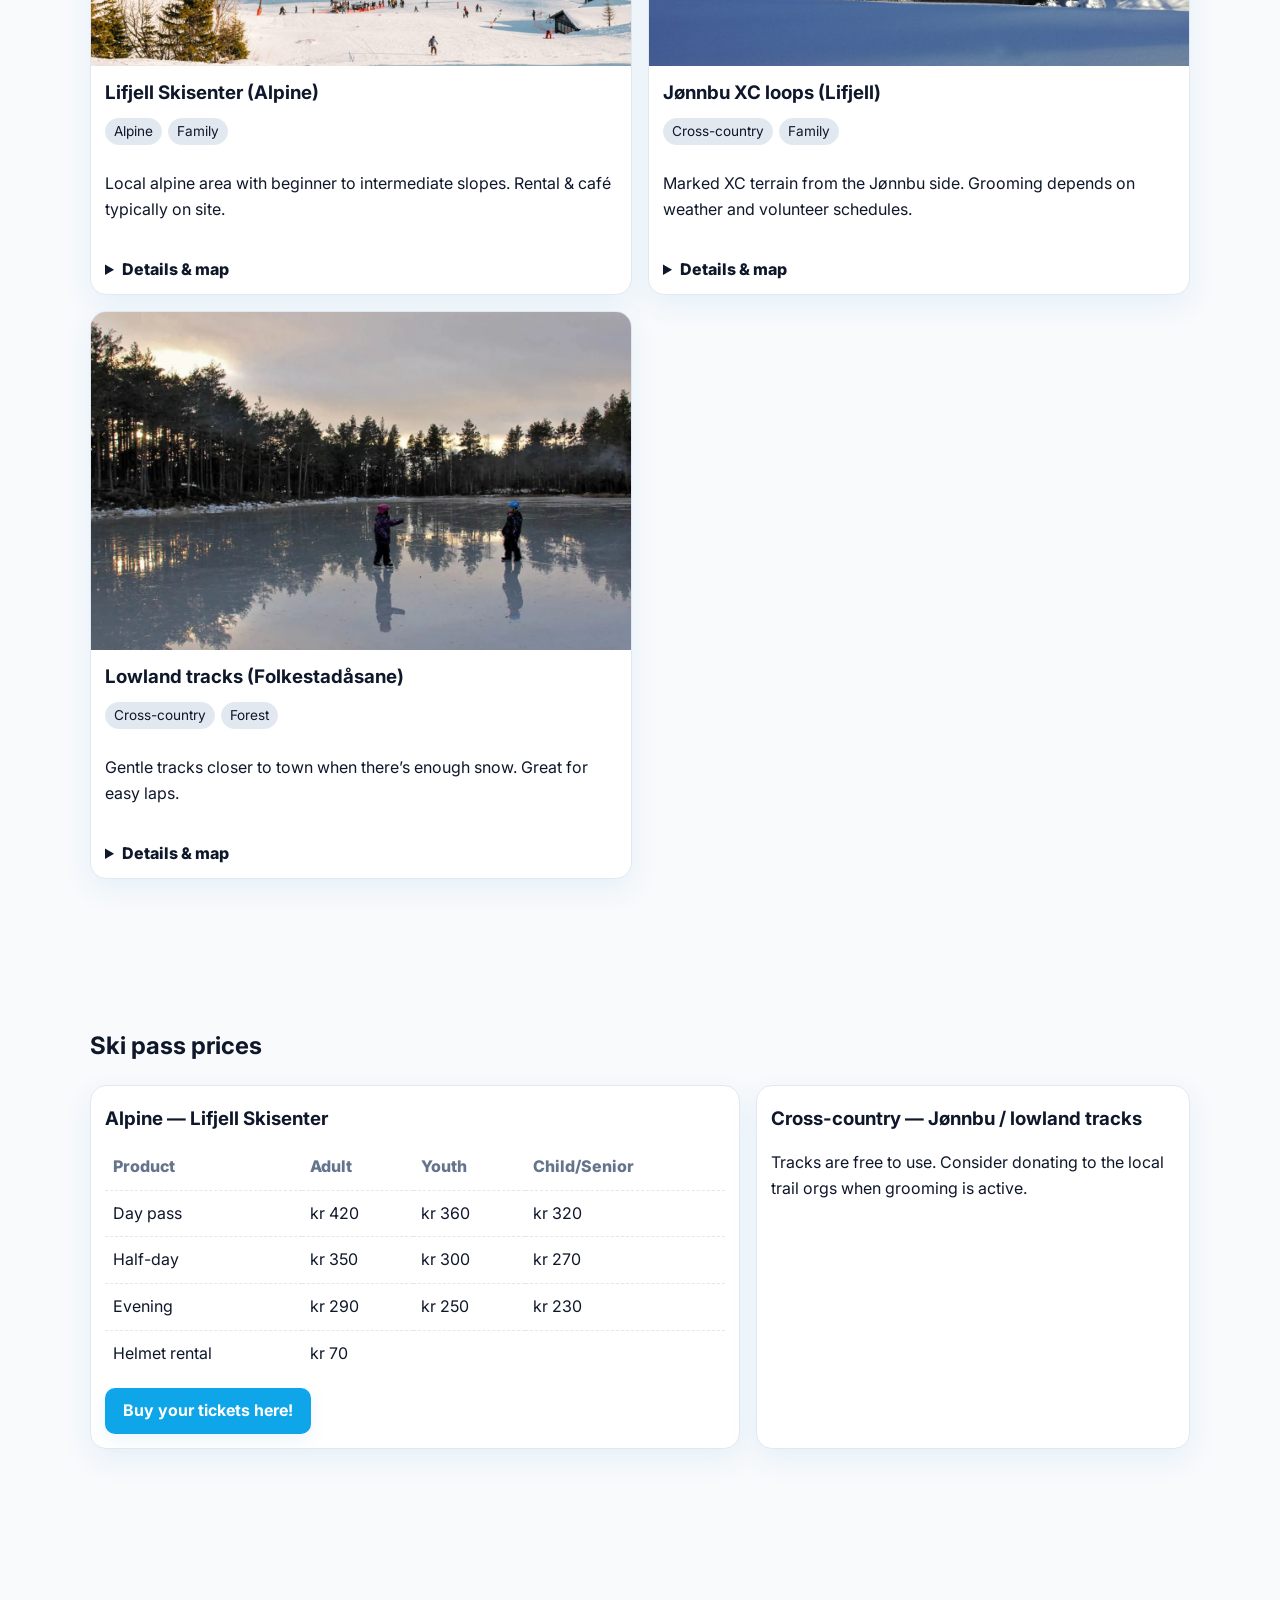
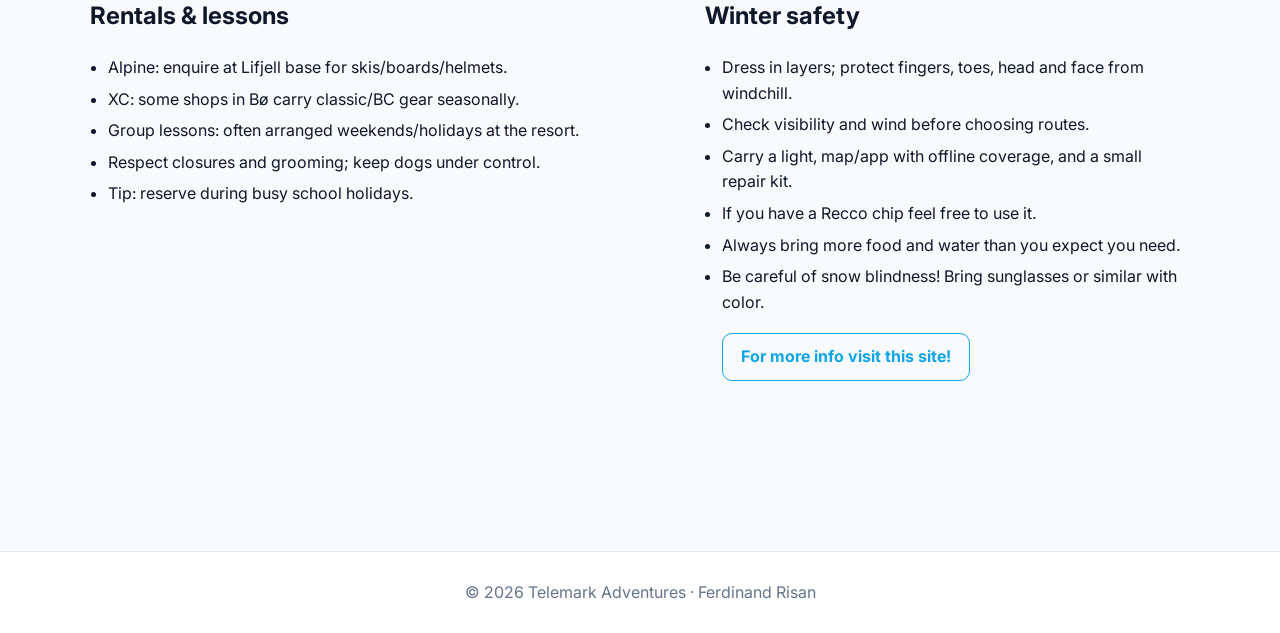
<file: skiing.html>
<!DOCTYPE html>
<html lang="en" data-theme="light">
<head>
  <meta charset="utf-8" />
  <meta name="viewport" content="width=device-width, initial-scale=1" />

  <script>document.documentElement.classList.add('js');</script>
  <link rel="stylesheet" href="css/styles.css">
  <link rel="stylesheet" href="css/snow.css">
  <link rel="stylesheet" href="css/skiing.css">
  <link rel="stylesheet" href="css/weather.css">
  <link rel="stylesheet" href="css/camps.css">

  <meta name="description" content="Explore hiking, skiing, and camping in Bø, Telemark.">
  <meta property="og:title" content="Telemark Adventures">
  <meta property="og:description" content="Trails, slopes, lakes—plan your trip.">
  <meta property="og:image" content="images/slide1.jpg">
  <meta name="theme-color" content="#0ea5e9">


  <title>Skiing</title>
  <link rel="preconnect" href="https://fonts.googleapis.com">
  <link rel="preconnect" href="https://fonts.gstatic.com" crossorigin>
  <link href="https://fonts.googleapis.com/css2?family=Inter:wght@400;600;800&display=swap" rel="stylesheet">

  <link rel="icon" href="images/icons/ta-logo.png">

</head>
<body class="is-hidden">
  <header class="site-header">
    <div class="container">
      <a class="logo" href="index.html" aria-label="Telemark Adventures">
        <img class="logo-mark" src="images/icons/ta-logo.png" alt="", width="28", height="28" decoding="async">
        Telemark<span style="color: rgba(54, 188, 247);">Adventures</span></a>
      <nav class="nav">
        <a href="index.html">Home</a>
        <a href="hiking.html">Hiking</a>
        <a class="is-active" href="skiing.html">Skiing</a>
        <a href="camping.html">Camping</a>
        <a href="events.html">Events</a>
        <a href="food.html">Dining</a>
        <a href="journey.html">Plan</a>
        <a href="index.html#gallery">Gallery</a>
        <a href="index.html#contact">Contact</a>
        <button class="theme-toggle" aria-label="Toggle dark mode">Dark mode</button>
        <button id="translate-button" class="translate-btn" aria-expanded="false">🌐 Translate</button>

        <!-- Custom popover AI -->
        <div id="translate-menu" class="translate-menu" hidden>
          <button class="translate-item" data-lang="en">🇬🇧 English</button>
          <button class="translate-item" data-lang="no">🇳🇴 Norsk</button>
          <button class="translate-item" data-lang="de">🇩🇪 Deutsch</button>
          <button class="translate-item" data-lang="fr">🇫🇷 Français</button>
          <button class="translate-item" data-lang="es">🇪🇸 Español</button>
          <button class="translate-item" data-lang="it">🇮🇹 Italiano</button>
          <button class="translate-item" data-lang="pl">🇵🇱 Polski</button>
          <button class="translate-item" data-lang="ru">🇷🇺 Русский</button>
          <button class="translate-item" data-lang="zh-CN">🇨🇳 中文(简体)</button>
          <button class="translate-item" data-lang="ja">🇯🇵 日本語</button>
        </div>

        <!-- Keep Google widget mounted but visually removed -->
        <div id="google_translate_element" class="gt-hidden"></div>
      </nav>
    </div>
  </header>

  <section class="hero parallax hero-skiing" data-parallax-speed="0.3"
    style="--bg-image:url('images/skiing.jpg'); background-image:url('images/skiing.jpg'); background-size:cover; background-position:center;">
    <div class="hero-inner">
      <h1>Skiing in Telemark</h1>
      <p>Alpine slopes and endless cross‑country tracks.</p>
    </div>
  </section>

  <main class="section">
    <!-- Snow & Weather -->
    <section id="snow" class="section">
      <div class="container">
        <h2>Snow & weather (Lifjell)</h2>

        <div class="wx wx--ski">
          <!-- Reuse the same weather widget component -->
          <div id="weather-widget"
              class="wx"
              data-lat="59.478"
              data-lon="9.010"
              data-timezone="Europe/Oslo"></div>

          <!-- New compact snow widget -->
          <div id="snow-widget"
              data-lat="59.478"
              data-lon="9.010"
              data-timezone="Europe/Oslo"></div>
        </div>

        <p class="caption">Snowfall is a forecast. Trail grooming varies by day and conditions.</p>
      </div>
    </section>

    <!-- Ski Areas -->
    <section id="areas" class="section">
      <div class="container">
        <h2>Ski areas (Bø & Lifjell)</h2>

        <div class="camp-list">
          <!-- Lifjell Skisenter (Alpine) -->
          <article class="camp-card">
            <img src="images/lifjellskisenter.jpg" alt="Lifjell Skisenter">
            <div class="body">
              <h3>Lifjell Skisenter (Alpine)</h3>
              <div class="badges"><span class="badge">Alpine</span><span class="badge">Family</span></div>

              <p>Local alpine area with beginner to intermediate slopes. Rental & café typically on site.</p>

              <details class="more">
                <summary>Details & map</summary>
                <div class="info-grid">
                  <div>Base: ~750–800 m</div>
                  <div>Style: Family alpine</div>
                  <div>Closest town: Bø</div>
                  <div>Parking: By the lifts</div>
                </div>
                <!-- ~59.478, 9.010 -->
                <iframe
                  loading="lazy"
                  title="Map – Lifjell Skisenter"
                  src="https://www.openstreetmap.org/export/embed.html?bbox=8.990%2C59.458%2C9.030%2C59.498&layer=mapnik&marker=59.478%2C9.010">
                </iframe>
                <p class="caption">Map centers the alpine area. Zoom for detail.</p>
              </details>
            </div>
          </article>


          <!-- Jønnbu XC loops (Cross-country) -->
          <article class="camp-card">
            <img src="images/jønnbuski.jpg" alt="Lifjell cross-country terrain near Jønnbu">
            <div class="body">
              <h3>Jønnbu XC loops (Lifjell)</h3>
              <div class="badges"><span class="badge">Cross-country</span><span class="badge">Family</span></div>

              <p>Marked XC terrain from the Jønnbu side. Grooming depends on weather and volunteer schedules.</p>

              <details class="more">
                <summary>Details & map</summary>
                <div class="info-grid">
                  <div>Start: Jønnbu</div>
                  <div>Styles: Classic / Skating</div>
                  <div>Terrain: Rolling highland</div>
                  <div>Best: Cold, settled conditions</div>
                </div>
                <!-- ~59.478, 9.002 -->
                <iframe
                  loading="lazy"
                  title="Map – Jønnbu XC"
                  src="https://www.openstreetmap.org/export/embed.html?bbox=8.982%2C59.458%2C9.022%2C59.498&layer=mapnik&marker=59.478%2C9.002">
                </iframe>
                <p class="caption">Map centers the Jønnbu area.</p>
              </details>
            </div>
          </article>


          <!-- Lowland tracks (when groomed) -->
          <article class="camp-card">
            <img src="images/folkestadaaseneski.png" alt="Lowland forest tracks near Bø">
            <div class="body">
              <h3>Lowland tracks (Folkestadåsane)</h3>
              <div class="badges"><span class="badge">Cross-country</span><span class="badge">Forest</span></div>
              <p>Gentle tracks closer to town when there’s enough snow. Great for easy laps.</p>

              <details class="more">
                <summary>Details & map</summary>
                <div class="info-grid">
                  <div>Start: Folkestad area</div>
                  <div>Terrain: Forest & gentle hills</div>
                  <div>Best: After fresh lowland snow</div>
                  <div>Parking: Local pull-outs</div>
                </div>
                <!-- ~59.43524, 9.06996 -->
                <iframe
                  loading="lazy"
                  title="Map – Folkestadåsane"
                  src="https://www.openstreetmap.org/export/embed.html?bbox=9.050%2C59.420%2C9.090%2C59.450&layer=mapnik&marker=59.43524%2C9.06996">
                </iframe>
                <p class="caption">Map centers the Folkestadåsane area near Bø.</p>
              </details>
            </div>
          </article>
        </div>
      </div>
    </section>

    <section id="prices" class="section">
      <div class="container">
        <h2>Ski pass prices</h2> <!-- mby api/webscraping? C;-->

        <div class="price-cards">
          <article class="price-card">
            <h3>Alpine — Lifjell Skisenter</h3>
            <table class="price-table">
              <thead>
                <tr><th>Product</th><th>Adult</th><th>Youth</th><th>Child/Senior</th></tr>
              </thead>
              <tbody>
                <tr><td>Day pass</td><td>kr 420</td><td>kr 360</td><td>kr 320</td></tr>
                <tr><td>Half-day</td><td>kr 350</td><td>kr 300</td><td>kr 270</td></tr>
                <tr><td>Evening</td><td>kr 290</td><td>kr 250</td><td>kr 230</td></tr>
                <tr><td>Helmet rental</td><td colspan="3">kr 70</td></tr>
              </tbody>
            </table>
            <a class="btn-link" href="https://lifjell.skiperformance.com/no/shopp#/no/support/help">Buy your tickets here!</a>
          </article>

          <article class="price-card">
            <h3>Cross-country — Jønnbu / lowland tracks</h3>
            <p>Tracks are free to use. Consider donating to the local trail orgs when grooming is active.</p>
          </article>
        </div>
      </div>
    </section>


    <!-- Rentals & lessons -->
    <section id="rentals" class="section">
      <div class="container grid-2">
        <div>
          <h2>Rentals & lessons</h2>
          <ul class="checklist">
            <li>Alpine: enquire at Lifjell base for skis/boards/helmets.</li>
            <li>XC: some shops in Bø carry classic/BC gear seasonally.</li>
            <li>Group lessons: often arranged weekends/holidays at the resort.</li>
            <li>Respect closures and grooming; keep dogs under control.</li>
            <li>Tip: reserve during busy school holidays.</li>
          </ul>
        </div>
        <div>
          <h2>Winter safety</h2>
          <ul class="checklist">
            <li>Dress in layers; protect fingers, toes, head and face from windchill.</li>
            <li>Check visibility and wind before choosing routes.</li>
            <li>Carry a light, map/app with offline coverage, and a small repair kit.</li>
            <li>If you have a Recco chip feel free to use it.</li>
            <li>Always bring more food and water than you expect you need.</li>
            <li>Be careful of snow blindness! Bring sunglasses or similar with color.</li>
            <a class="btn-link secondary" href="https://www.visitnorway.com/plan-your-trip/safety-first/winter-mountain-safety/">For more info visit this site!</a>
          </ul>
        </div>
      </div>
    </section>

    <br>
    <button onclick="topFunction()" id="top-btn" title="Go to top">Top</button>

  </main>

  <footer class="site-footer">
    <div class="container">
      <p>© <span id="year"></span> Telemark Adventures · Ferdinand Risan</p>
    </div>
  </footer>
  <script src="js/script.js"></script>
  <script src="js/weather.js"></script>
  <script src="js/snow.js"></script>
  <script src="js/skiing.js"></script>

  <script src="https://translate.google.com/translate_a/element.js?cb=googleTranslateElementInit"></script>
</body>
</html>
</file>
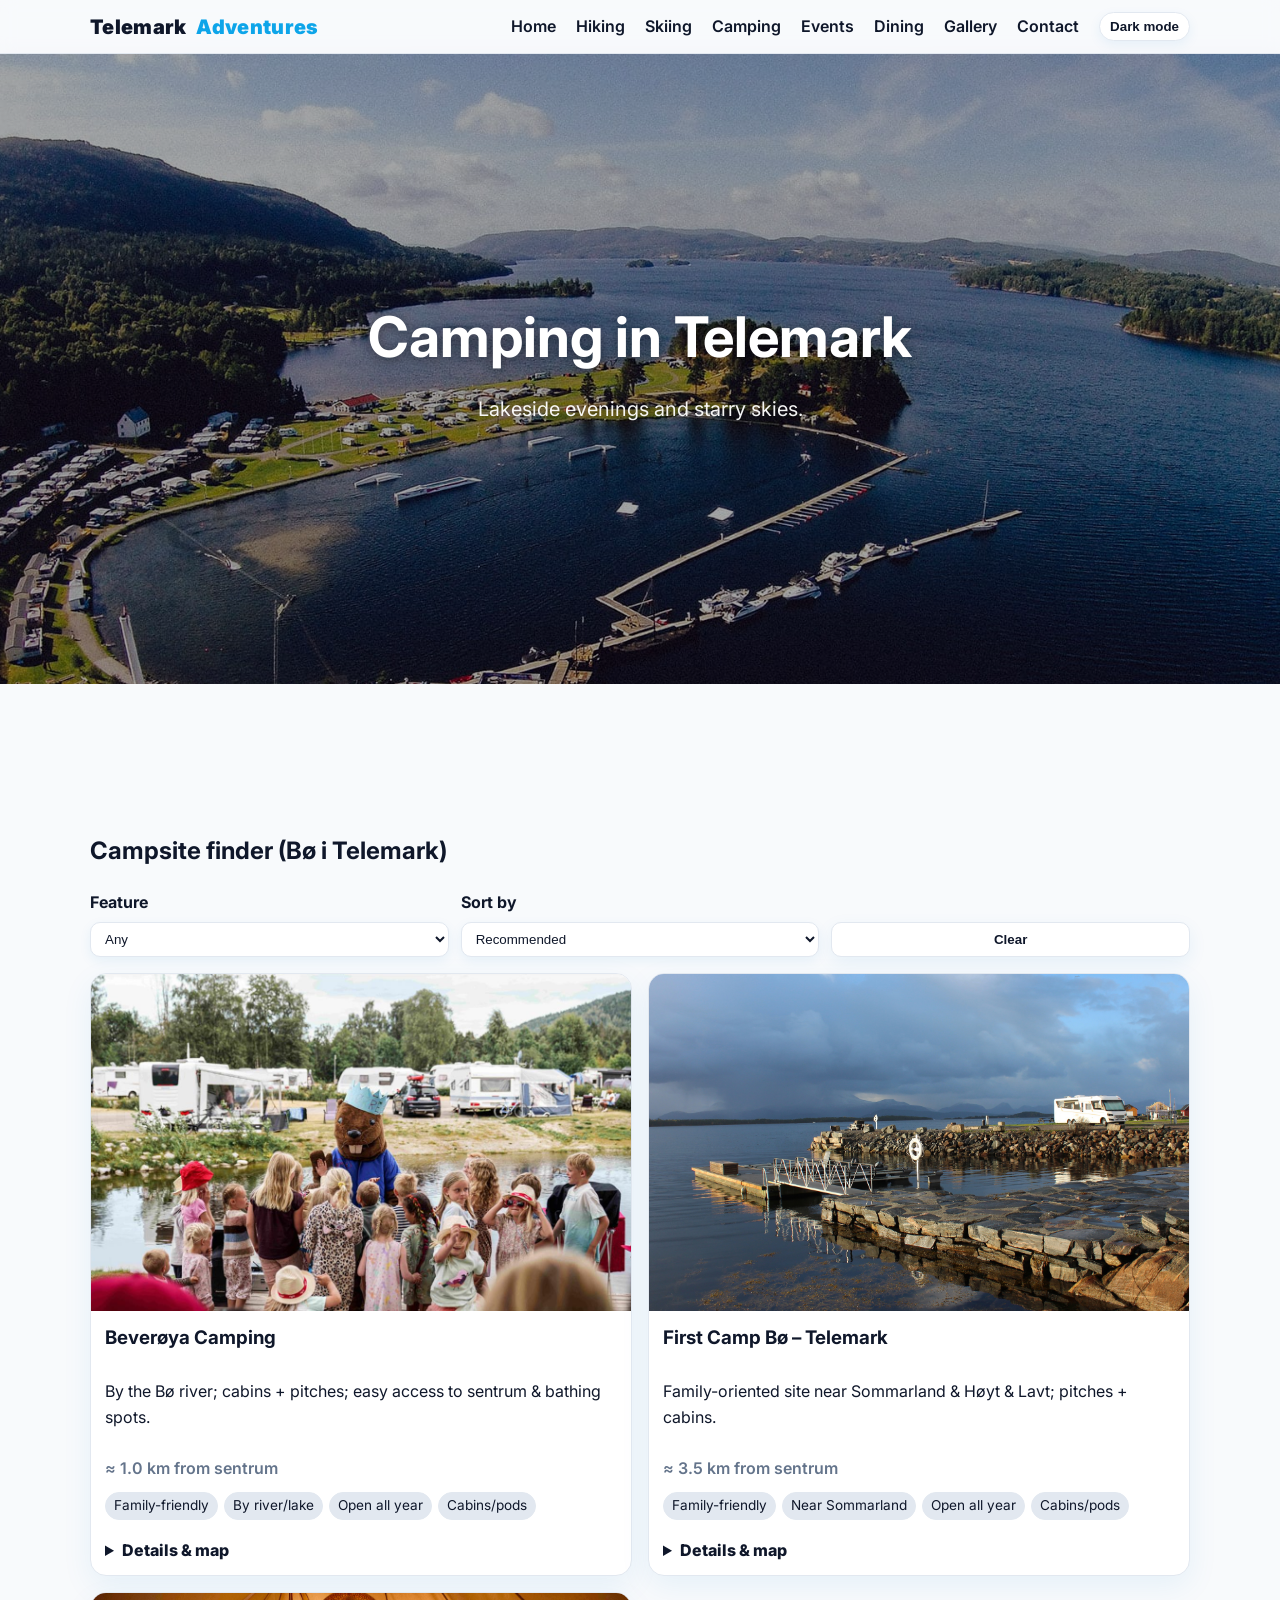
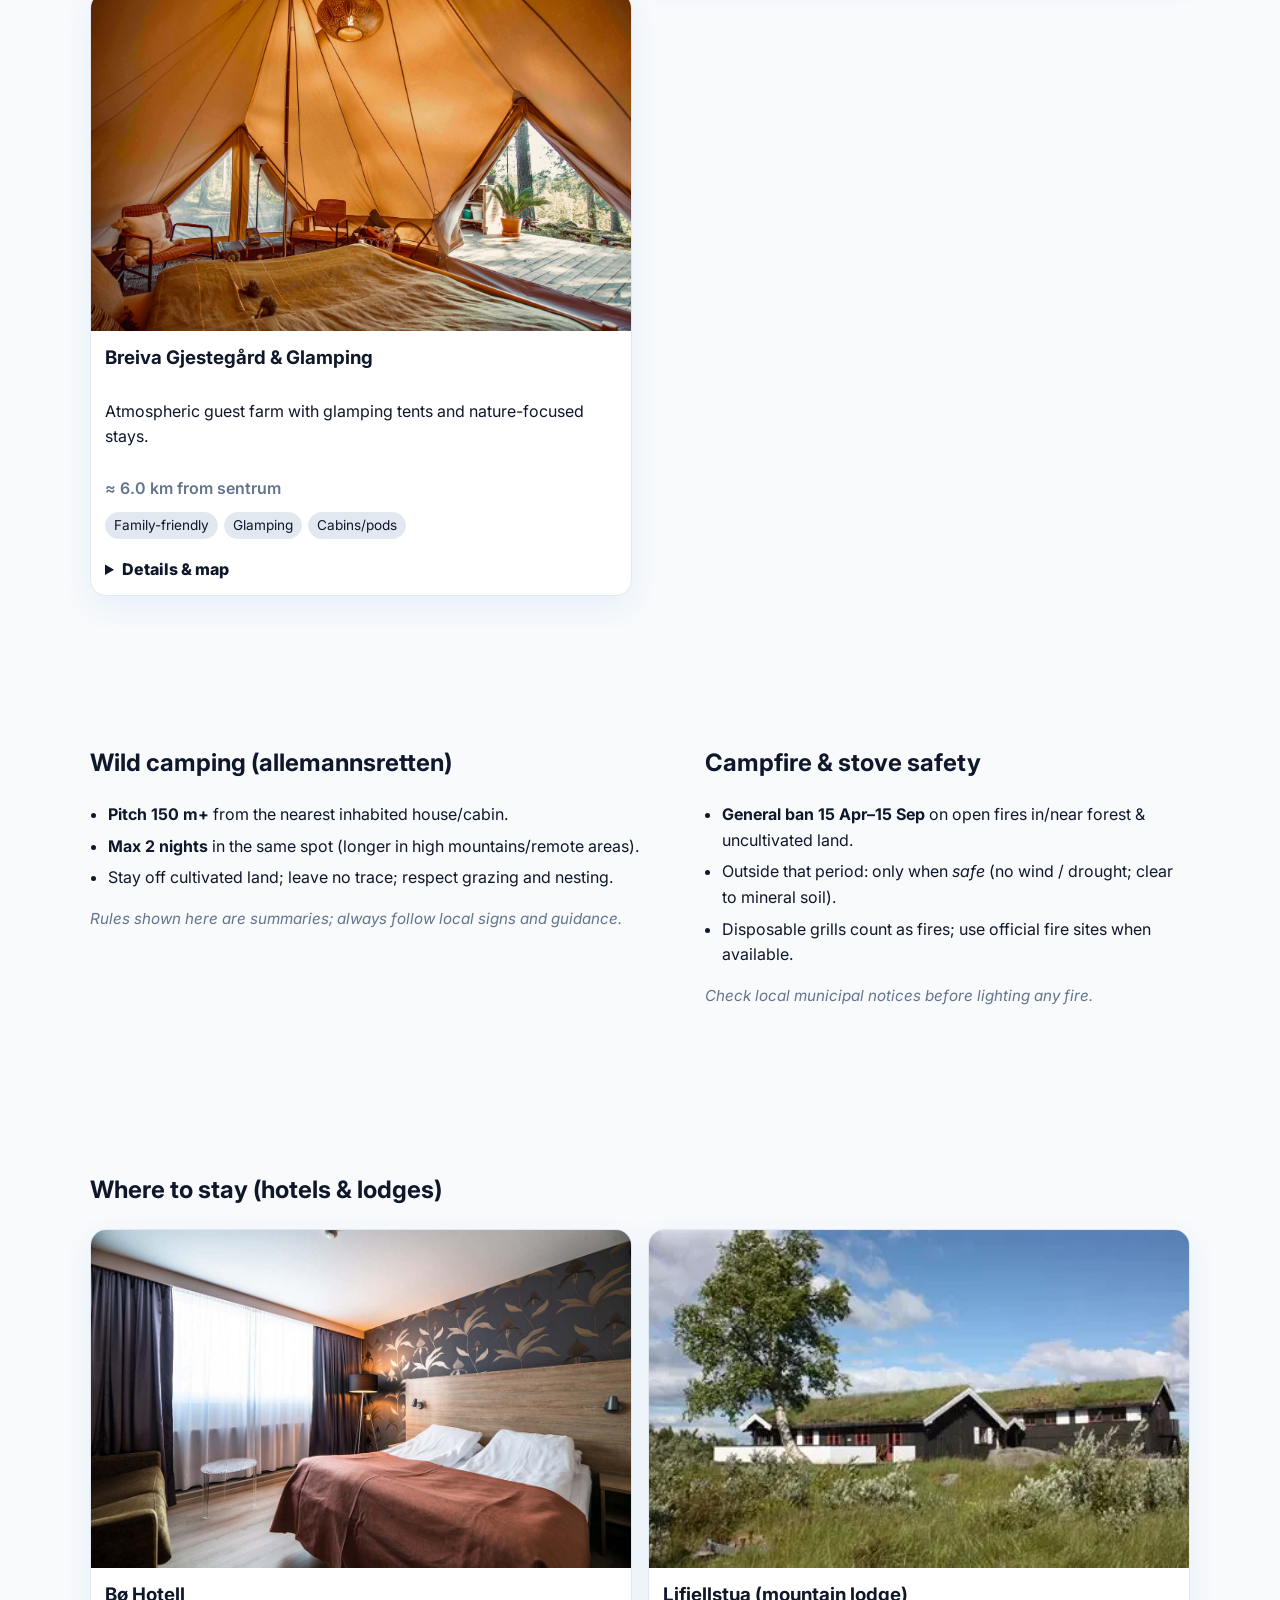
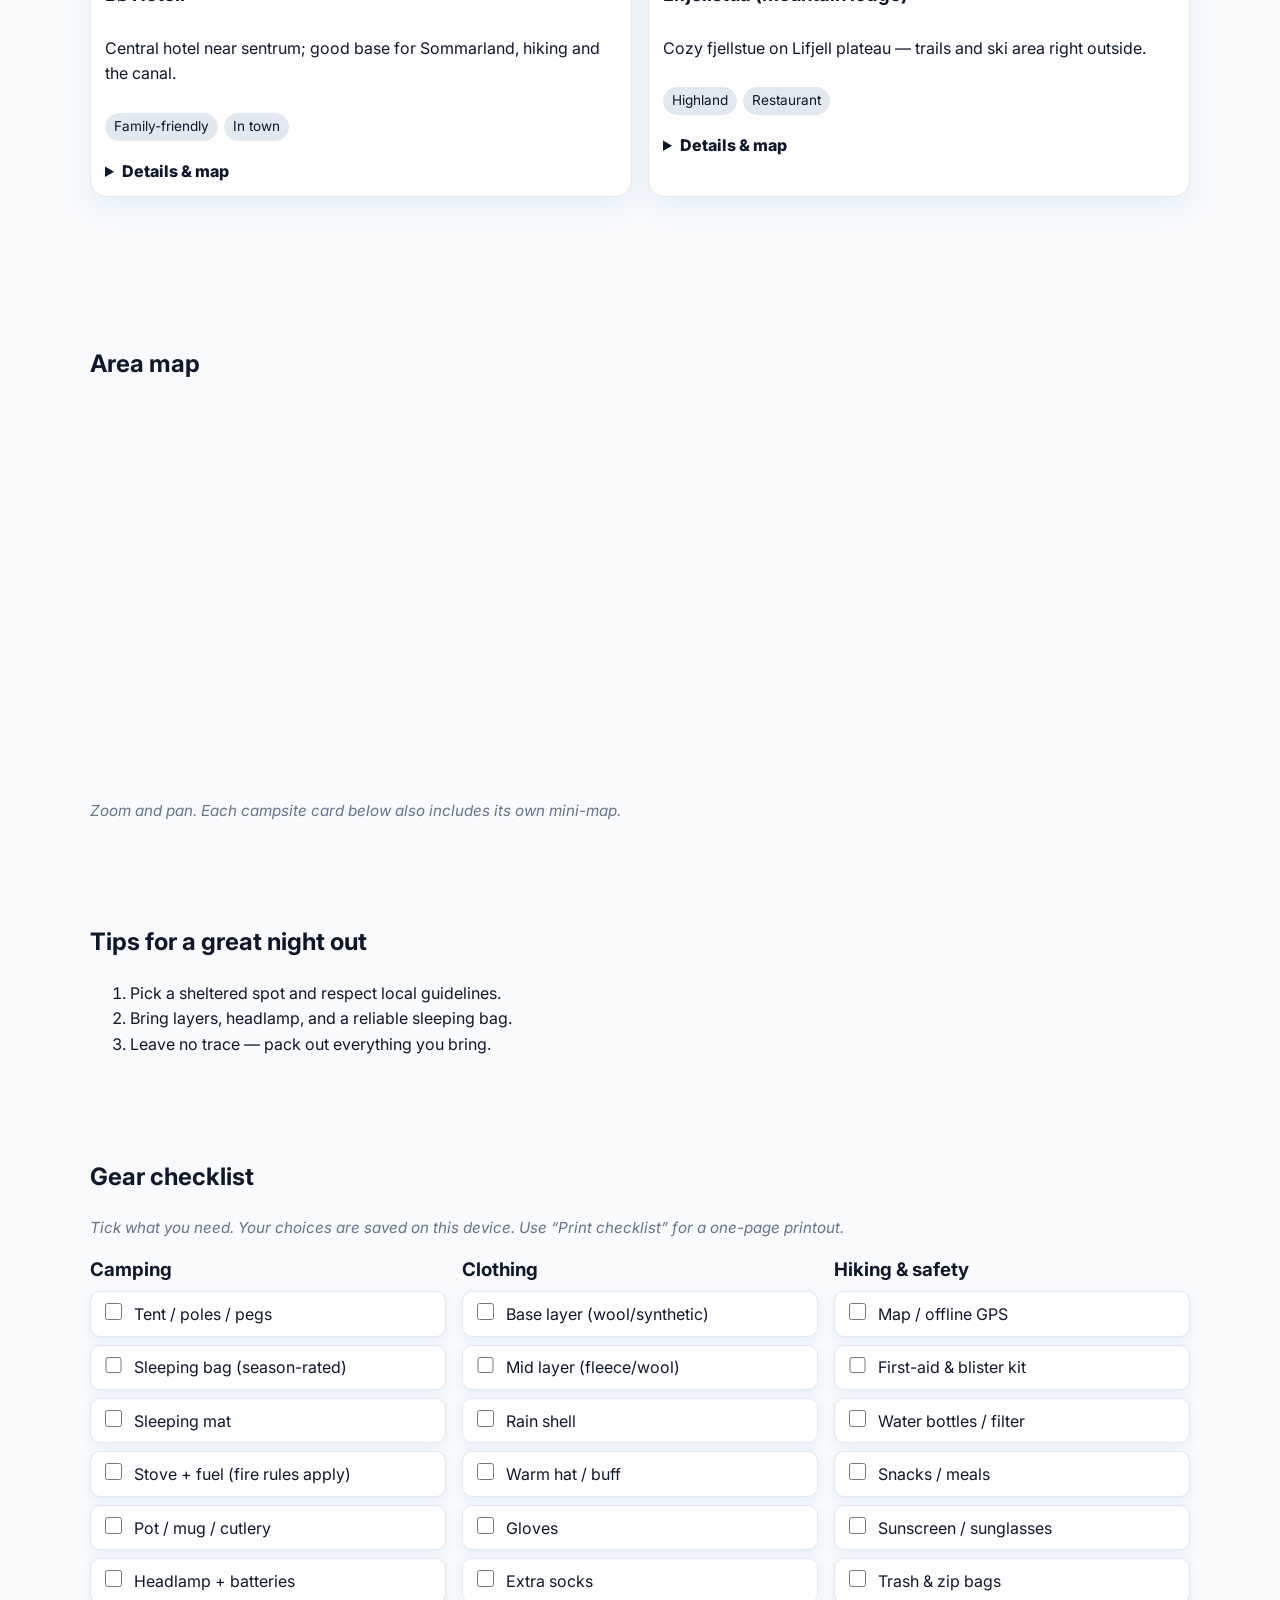
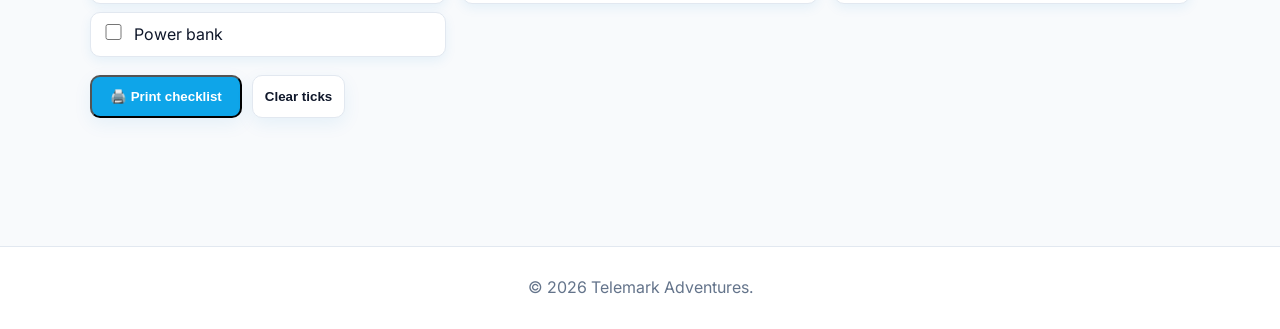
<file: backup/camping.html>
<!DOCTYPE html>
<html lang="en" data-theme="light">
<head>
  <meta charset="utf-8" />
  <meta name="viewport" content="width=device-width, initial-scale=1" />

  <script>document.documentElement.classList.add('js');</script>
  <link rel="stylesheet" href="css/styles.css">


  <meta name="description" content="Explore hiking, skiing, and camping in Bø, Telemark.">
  <meta property="og:title" content="Telemark Adventures">
  <meta property="og:description" content="Trails, slopes, lakes—plan your trip.">
  <meta property="og:image" content="images/slide1.jpg">
  <meta name="theme-color" content="#0ea5e9">

  
  <title>Camping — Telemark Adventures</title>
  <link rel="preconnect" href="https://fonts.googleapis.com">
  <link rel="preconnect" href="https://fonts.gstatic.com" crossorigin>
  <link href="https://fonts.googleapis.com/css2?family=Inter:wght@400;600;800&display=swap" rel="stylesheet">

  <link rel="icon" href="images/favicon.png">

</head>
<body class="is-hidden">
  <header class="site-header">
    <div class="container">
      <a class="logo" href="index.html">Telemark<span>Adventures</span></a>
      <nav class="nav">
        <a href="index.html">Home</a>
        <a href="hiking.html">Hiking</a>
        <a href="skiing.html">Skiing</a>
        <a href="camping.html">Camping</a>
        <a href="events.html">Events</a>
        <a href="food.html">Dining</a>
        <a href="index.html#gallery">Gallery</a>
        <a href="index.html#contact">Contact</a>
        <button class="theme-toggle" aria-label="Toggle dark mode">Dark mode</button>
      </nav>
    </div>
  </header>

  <section class="hero parallax hero-camping" data-parallax-speed="0.25"
    style="--bg-image:url('images/camping.jpg'); background-image:url('images/camping.jpg'); background-size:cover; background-position:center;">
    <div class="hero-inner">
      <h1>Camping in Telemark</h1>
      <p>Lakeside evenings and starry skies.</p>
    </div>
  </section>

  <main class="section">
    <!-- Campsite Finder -->
    <section id="camps" class="section">
      <div class="container">
        <h2>Campsite finder (Bø i Telemark)</h2>

        <form id="camp-filters" class="camp-filters" aria-label="Filter campsites">
          <div class="row">
            <label>
              Feature
              <select name="feature">
                <option value="">Any</option>
                <option value="family">Family-friendly</option>
                <option value="river">By river/lake</option>
                <option value="sommarland">Near Bø Sommarland</option>
                <option value="open-year">Open all year</option>
                <option value="cabins">Cabins/pods</option>
              </select>
            </label>

            <label>
              Sort by
              <select name="sort">
                <option value="rank">Recommended</option>
                <option value="distance">Closest to sentrum</option>
              </select>
            </label>

            <button type="button" id="campClear" class="btn btn-ghost">Clear</button>
          </div>
        </form>

        <div id="camp-list" class="camp-list" aria-live="polite"></div>
      </div>
    </section>

    <!-- Wild camping & campfire rules (Norway) -->
    <section id="wild" class="section">
      <div class="container grid-2">
        <div>
          <h2>Wild camping (allemannsretten)</h2>
          <ul class="checklist">
            <li><strong>Pitch 150 m+</strong> from the nearest inhabited house/cabin.</li>
            <li><strong>Max 2 nights</strong> in the same spot (longer in high mountains/remote areas).</li>
            <li>Stay off cultivated land; leave no trace; respect grazing and nesting.</li>
          </ul>
          <p class="caption">Rules shown here are summaries; always follow local signs and guidance.</p>
        </div>

        <div>
          <h2>Campfire & stove safety</h2>
          <ul class="checklist">
            <li><strong>General ban 15 Apr–15 Sep</strong> on open fires in/near forest & uncultivated land.</li>
            <li>Outside that period: only when <em>safe</em> (no wind / drought; clear to mineral soil).</li>
            <li>Disposable grills count as fires; use official fire sites when available.</li>
          </ul>
          <p class="caption">Check local municipal notices before lighting any fire.</p>
        </div>
      </div>
    </section>

    <section id="stays" class="section">
      <div class="container">
        <h2>Where to stay (hotels & lodges)</h2>

        <div class="camp-list">
          <!-- Bø Hotell -->
          <article class="camp-card">
            <img src="images/bohotell.jpg" alt="Bø Hotell">
            <div class="body">
              <h3>Bø Hotell</h3>
              <p>Central hotel near sentrum; good base for Sommarland, hiking and the canal.</p>
              <div class="badges"><span class="badge">Family-friendly</span><span class="badge">In town</span></div>

              <details class="more">
                <summary>Details & map</summary>
                <div class="info-grid">
                  <div>Address: Gullbringvegen 32</div>
                  <div>Season: All year</div>
                  <div>Phone: +47 35 06 08 00</div>
                  <div>Walkable to sentrum</div>
                </div>
                <!-- Bø Hotell 59.411428, 9.061928 -->
                <iframe
                  title="Map – Bø Hotell"
                  loading="lazy"
                  src="https://www.openstreetmap.org/export/embed.html?bbox=9.051928%2C59.401428%2C9.071928%2C59.421428&layer=mapnik&marker=59.411428%2C9.061928">
                </iframe>
                <p class="caption">Map centers Bø Hotell; zoom for detail.</p>
              </details>
            </div>
          </article>

          <!-- Lifjellstua -->
          <article class="camp-card">
            <img src="images/lifjellstua.png" alt="Lifjellstua mountain lodge">
            <div class="body">
              <h3>Lifjellstua (mountain lodge)</h3>
              <p>Cozy fjellstue on Lifjell plateau — trails and ski area right outside.</p>
              <div class="badges"><span class="badge">Highland</span><span class="badge">Restaurant</span></div>

              <details class="more">
                <summary>Details & map</summary>
                <div class="info-grid">
                  <div>Address: Lifjellvegen 934</div>
                  <div>Season: All year</div>
                  <div>Phone: +47 35 95 33 80</div>
                  <div>Near Lifjell Skisenter</div>
                </div>
                <!-- Lifjellstua ~59.476886, 9.007772 -->
                <iframe
                  title="Map – Lifjellstua"
                  loading="lazy"
                  src="https://www.openstreetmap.org/export/embed.html?bbox=8.987772%2C59.456886%2C9.027772%2C59.496886&layer=mapnik&marker=59.476886%2C9.007772">
                </iframe>
                <p class="caption">Map centers Lifjellstua; zoom for detail.</p>
              </details>
            </div>
          </article>
        </div>
      </div>
    </section>



    <!-- Maybe useless area map -->
    <section id="camp-map" class="section">
      <div class="container">
        <h2>Area map</h2>
        <div class="map-wrap">
          <iframe
            title="Bø i Telemark area"
            width="100%" height="380" loading="lazy"
            style="border:0; border-radius:16px"
            src="https://www.openstreetmap.org/export/embed.html?bbox=9.00%2C59.40%2C9.10%2C59.46&layer=mapnik">
          </iframe>
          <p class="caption">Zoom and pan. Each campsite card below also includes its own mini-map.</p>
        </div>
      </div>
    </section>

    <div class="container">
      <h2>Tips for a great night out</h2>
      <ol>
        <li>Pick a sheltered spot and respect local guidelines.</li>
        <li>Bring layers, headlamp, and a reliable sleeping bag.</li>
        <li>Leave no trace — pack out everything you bring.</li>
      </ol>
    </div>

    <section id="gear" class="section">
      <div class="container">
        <h2>Gear checklist</h2>
        <p class="caption">Tick what you need. Your choices are saved on this device. Use “Print checklist” for a one-page printout.</p>

        <div class="gear">
          <div class="gear-col">
            <h3>Camping</h3>
            <ul>
              <li><label><input type="checkbox" data-key="tent"> Tent / poles / pegs</label></li>
              <li><label><input type="checkbox" data-key="sleeping-bag"> Sleeping bag (season-rated)</label></li>
              <li><label><input type="checkbox" data-key="mat"> Sleeping mat</label></li>
              <li><label><input type="checkbox" data-key="stove"> Stove + fuel (fire rules apply)</label></li>
              <li><label><input type="checkbox" data-key="cook"> Pot / mug / cutlery</label></li>
              <li><label><input type="checkbox" data-key="headlamp"> Headlamp + batteries</label></li>
              <li><label><input type="checkbox" data-key="powerbank"> Power bank</label></li>
            </ul>
          </div>

          <div class="gear-col">
            <h3>Clothing</h3>
            <ul>
              <li><label><input type="checkbox" data-key="base"> Base layer (wool/synthetic)</label></li>
              <li><label><input type="checkbox" data-key="mid"> Mid layer (fleece/wool)</label></li>
              <li><label><input type="checkbox" data-key="shell"> Rain shell</label></li>
              <li><label><input type="checkbox" data-key="hat"> Warm hat / buff</label></li>
              <li><label><input type="checkbox" data-key="gloves"> Gloves</label></li>
              <li><label><input type="checkbox" data-key="socks"> Extra socks</label></li>
            </ul>
          </div>

          <div class="gear-col">
            <h3>Hiking & safety</h3>
            <ul>
              <li><label><input type="checkbox" data-key="map"> Map / offline GPS</label></li>
              <li><label><input type="checkbox" data-key="firstaid"> First-aid & blister kit</label></li>
              <li><label><input type="checkbox" data-key="water"> Water bottles / filter</label></li>
              <li><label><input type="checkbox" data-key="food"> Snacks / meals</label></li>
              <li><label><input type="checkbox" data-key="sunscreen"> Sunscreen / sunglasses</label></li>
              <li><label><input type="checkbox" data-key="bags"> Trash & zip bags</label></li>
            </ul>
          </div>
        </div>

        <div class="gear-actions">
          <button id="gearPrint" class="btn">🖨️ Print checklist</button>
          <button id="gearClear" class="btn btn-ghost">Clear ticks</button>
        </div>
      </div>
    </section>
  </main>




  <footer class="site-footer">
    <div class="container">
      <p>© <span id="year"></span> Telemark Adventures.</p>
    </div>
  </footer>
  <script src="js/script.js"></script>
  <script src="js/camps.js"></script>
  <script src="js/gear.js"></script>
</body>
</html>
</file>
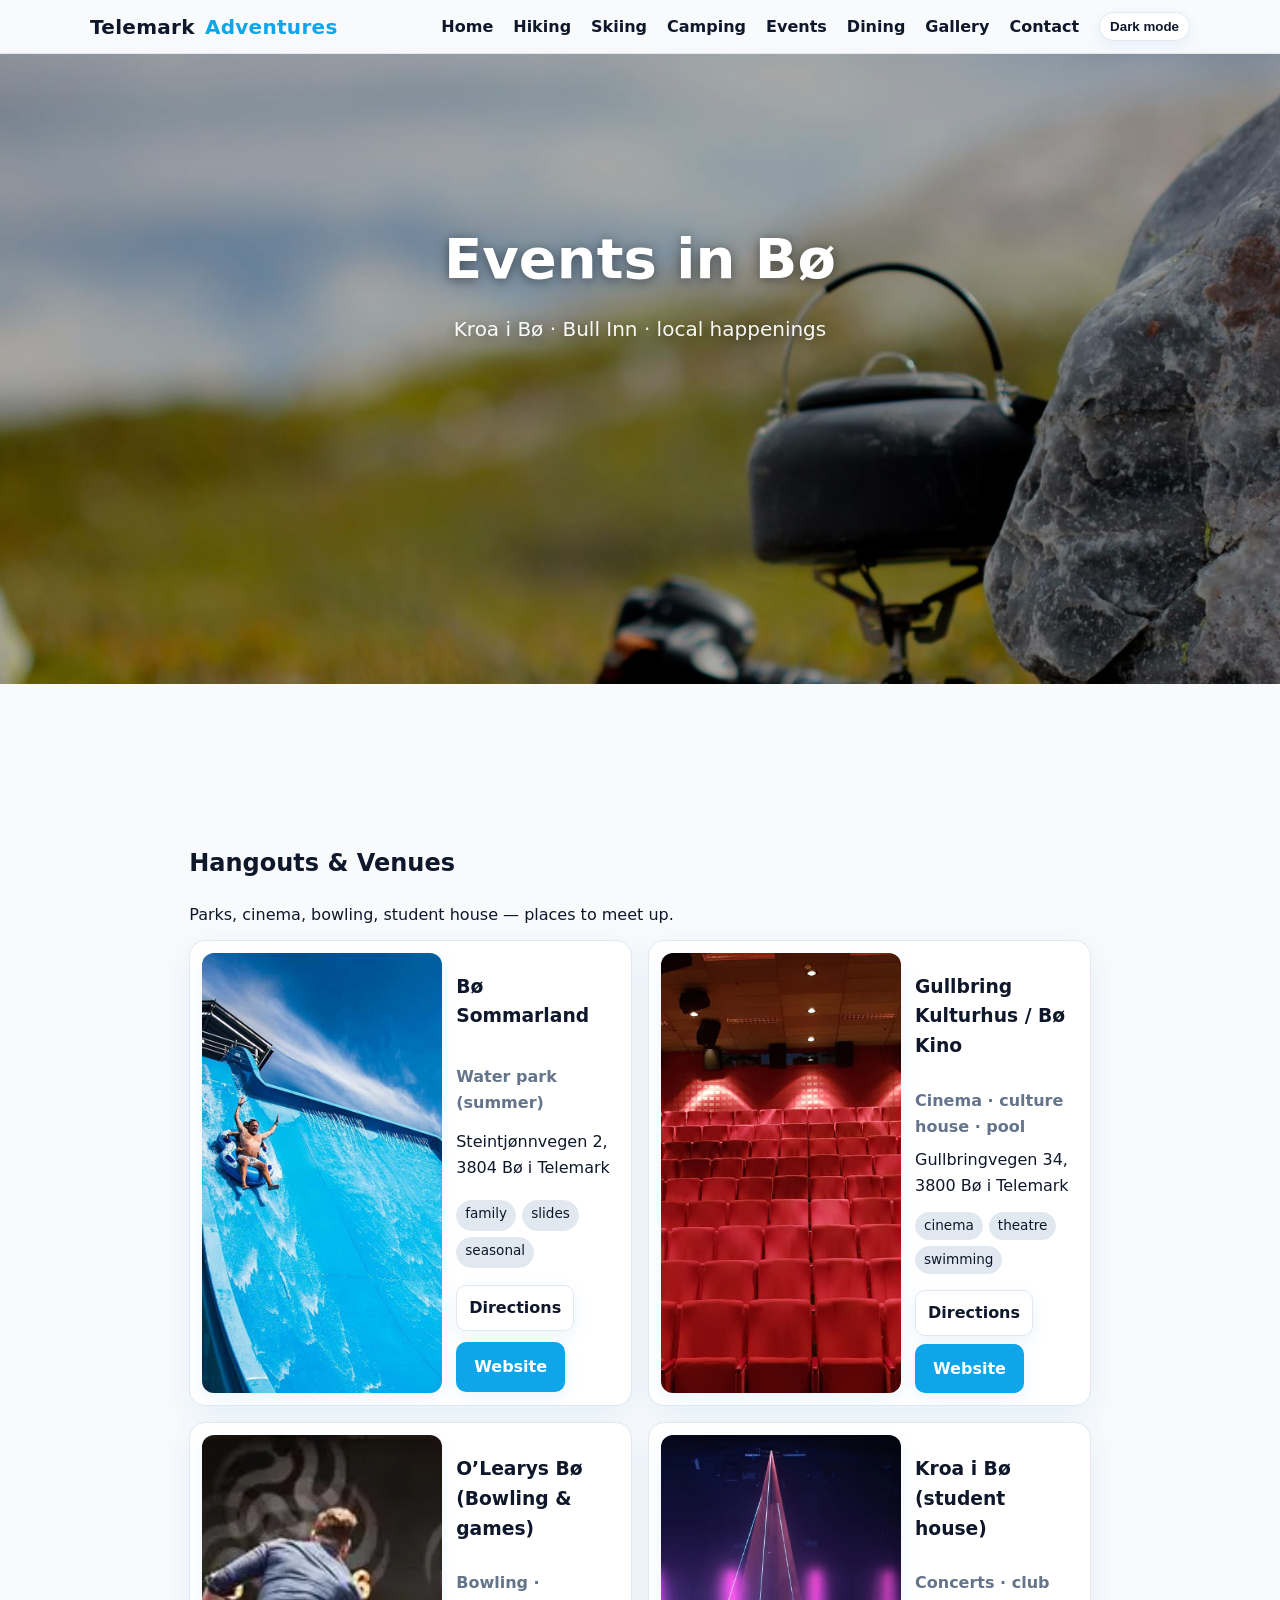
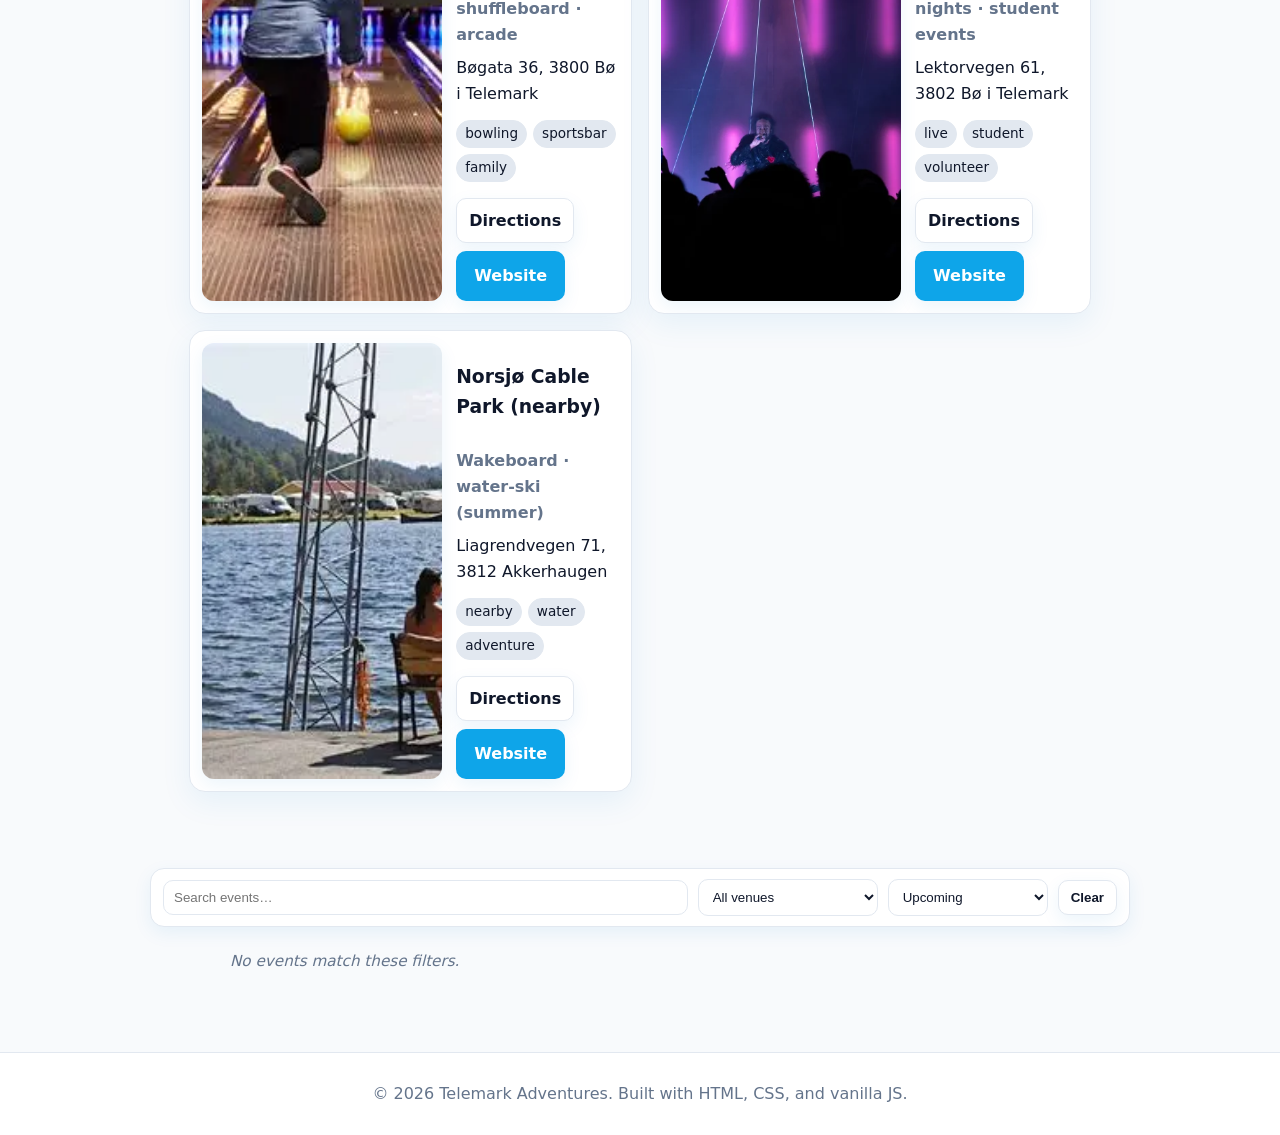
<file: backup/events.html>
<!doctype html>
<html lang="en">
<head>
  <meta charset="utf-8" />
  <meta name="viewport" content="width=device-width,initial-scale=1" />
  <title>Events · Telemark Adventures</title>
  <link rel="stylesheet" href="css/styles.css" />
</head>
<body class="is-hidden">
  <!-- Header / Navigation -->
  <header class="site-header">
    <div class="container">
      <a class="logo" href="index.html">Telemark<span>Adventures</span></a>
      <nav class="nav">
        <a href="index.html">Home</a>
        <a href="hiking.html">Hiking</a>
        <a href="skiing.html">Skiing</a>
        <a href="camping.html">Camping</a>
        <a class="is-active" href="events.html">Events</a>
        <a href="food.html">Dining</a>
        <a href="#gallery">Gallery</a>
        <a href="#contact">Contact</a>
        <button class="theme-toggle" aria-label="Toggle dark mode" title="Toggle theme">Dark mode</button>
      </nav>
    </div>
  </header>

  <!-- Hero -->
  <section class="hero parallax hero-events" data-parallax-speed="0.25"
    style="--bg-image:url('images/kaffekanne.jpg'); background-image:url('images/kaffekanne.jpg'); background-repeat:no-repeat; background-size:cover; background-position:center;">
    <div class="hero-inner">
      <h1>Events in Bø</h1>
      <p class="lead">Kroa i Bø · Bull Inn · local happenings</p>
    </div>
    <div class="hero-overlay"></div>
  </section>


  <main class="section">
    <div class="container narrow">
      <!-- Hangouts & Venues -->
      <section id="hangouts" class="section" aria-labelledby="hangouts-title">
        <div class="container narrow">
          <h2 id="hangouts-title">Hangouts & Venues</h2>
          <p class="muted" style="margin:4px 0 12px;">Parks, cinema, bowling, student house — places to meet up.</p>
          <div id="venue-list" class="card-list"></div>
        </div>
      </section>

      <!-- Filters -->
      <form id="event-filters" class="list-filters" aria-label="Filter events">
        <input type="search" name="q" placeholder="Search events…" autocomplete="off" />
        <select name="venue">
          <option value="">All venues</option>
          <option>Kroa i Bø</option>
          <option>Bull Inn</option>
          <option>Campus/Student</option>
          <option>Town</option>
        </select>
        <select name="when">
          <option value="upcoming">Upcoming</option>
          <option value="today">Today</option>
          <option value="week">This week</option>
          <option value="all">All (incl. past)</option>
        </select>
        <button type="button" id="clearEvents" class="btn btn-ghost">Clear</button>
      </form>

      <!-- List -->
      <div id="event-list" class="card-list events" aria-live="polite"></div>
    </div>
  </main>

  <footer class="site-footer">
    <div class="container">
      <p>© <span id="year"></span> Telemark Adventures. Built with HTML, CSS, and vanilla JS.</p>
    </div>
  </footer>

  <script src="js/script.js"></script>
  <script src="js/events.js"></script>
</body>
</html>
</file>
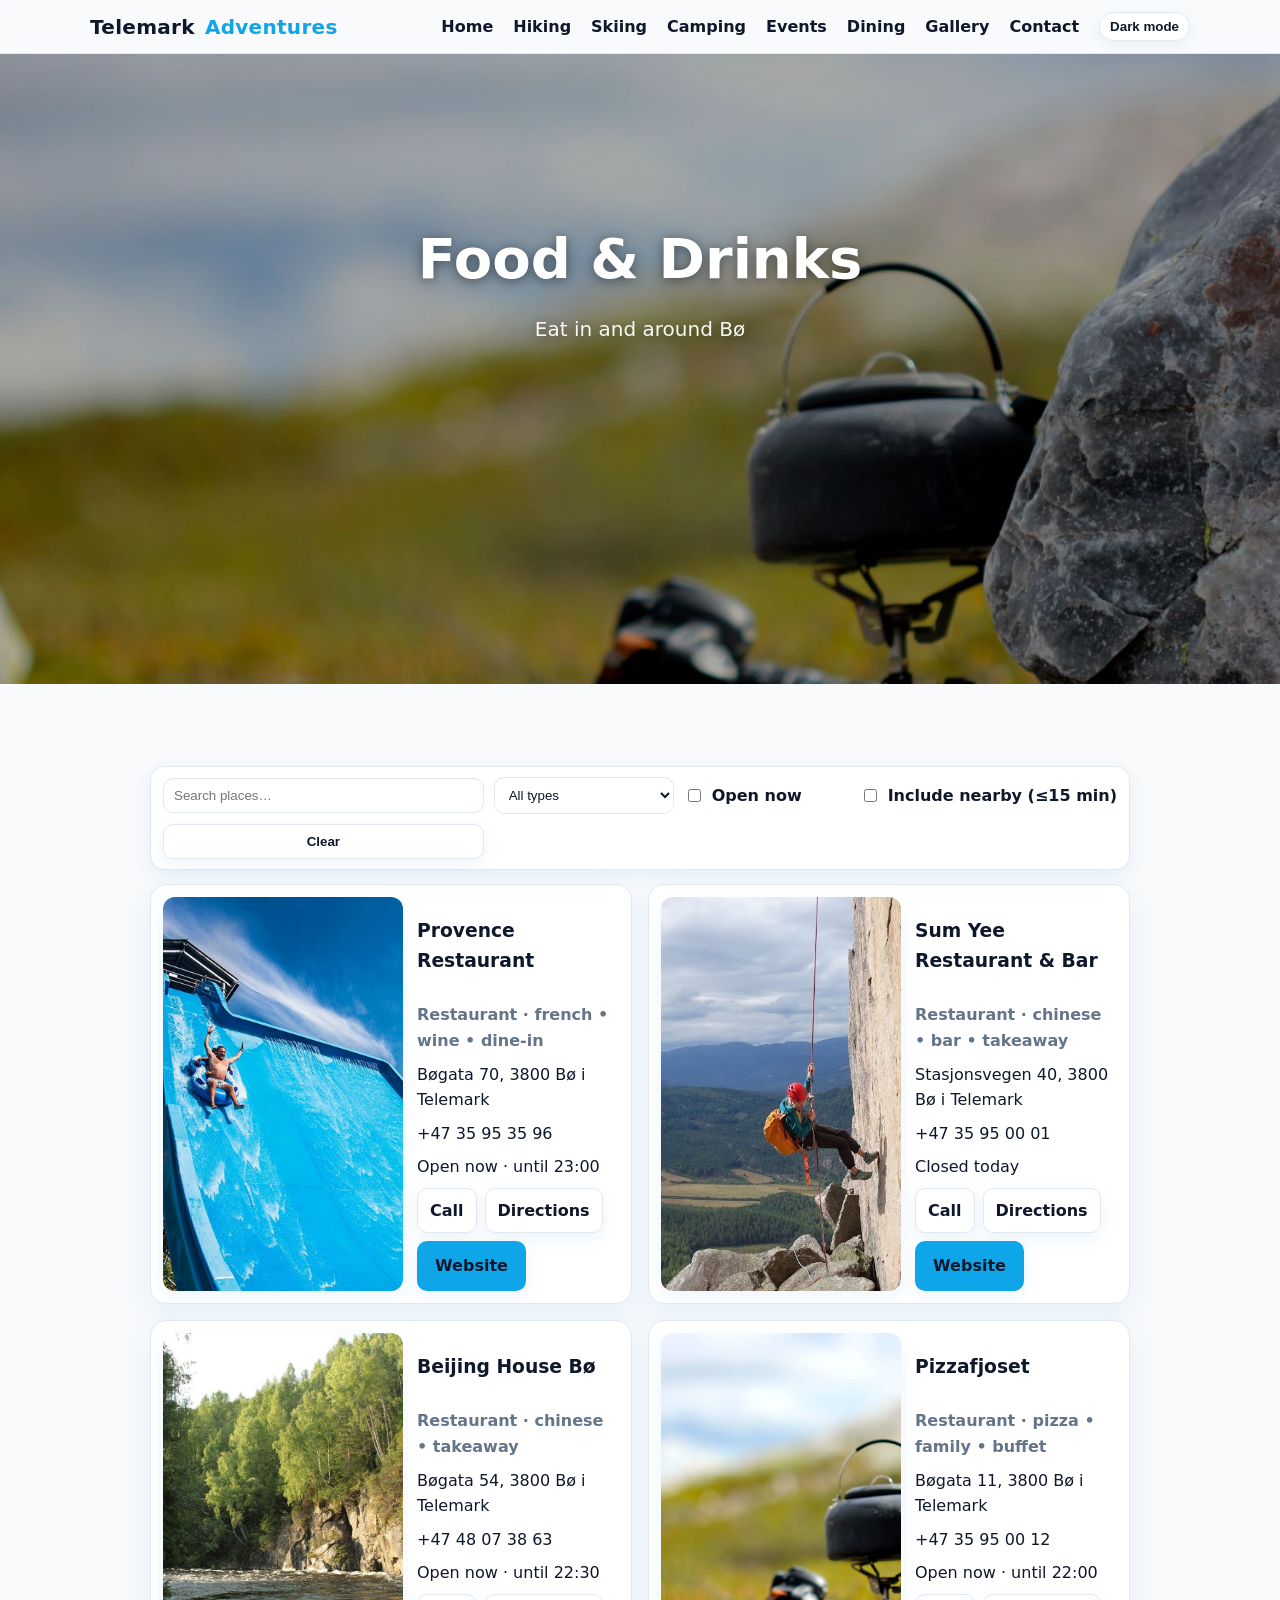
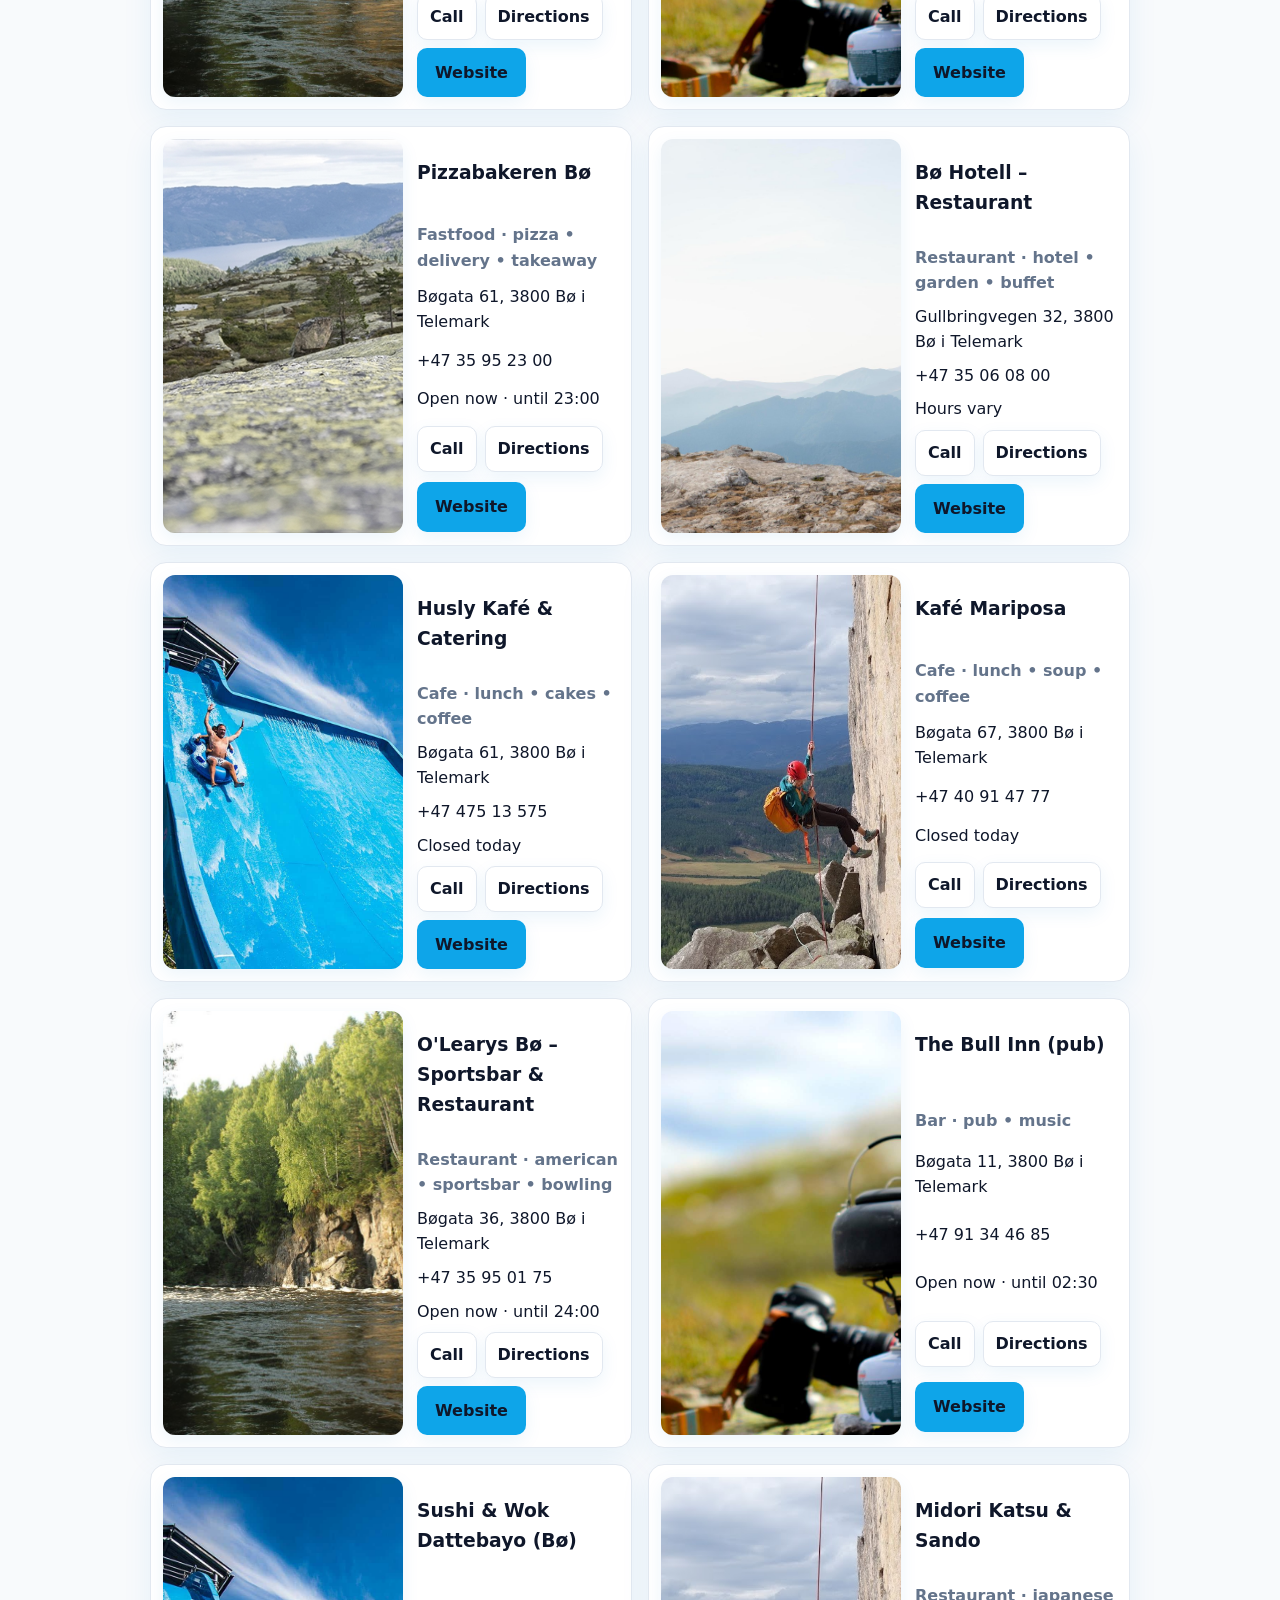
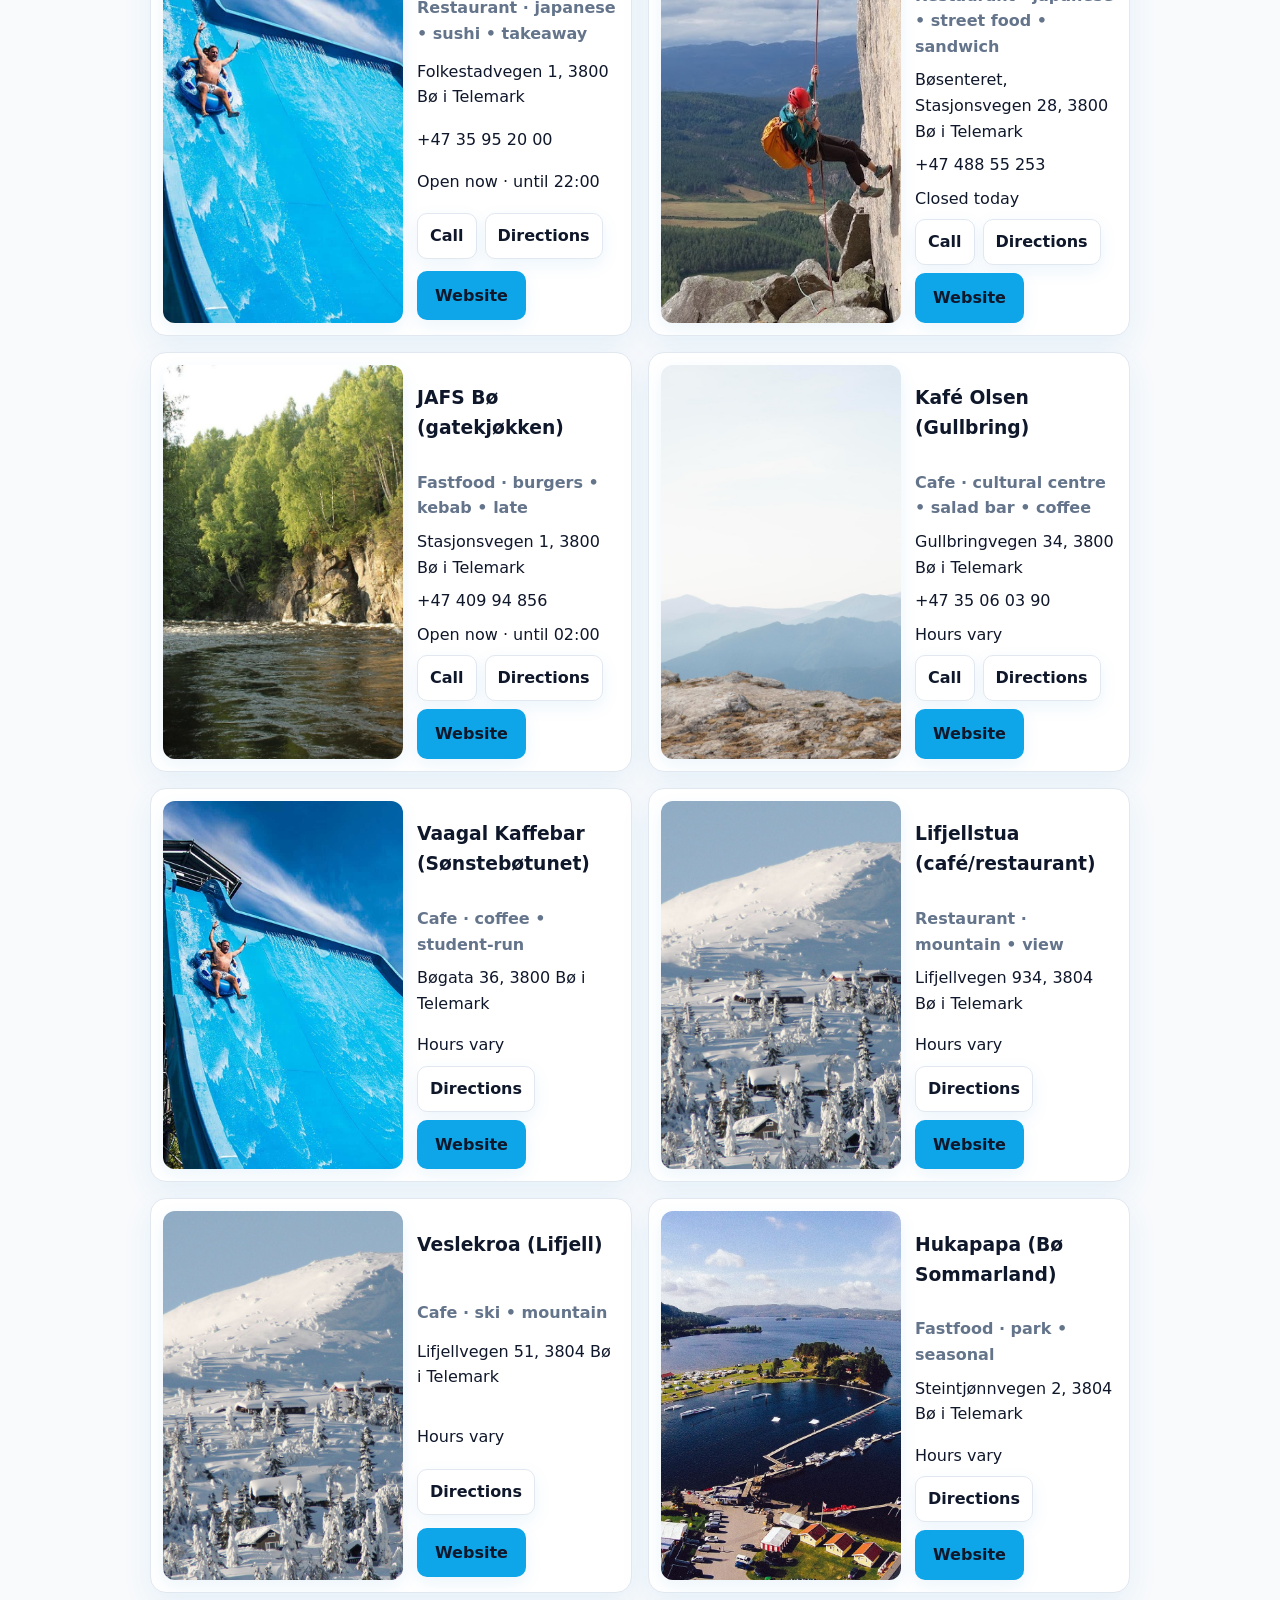
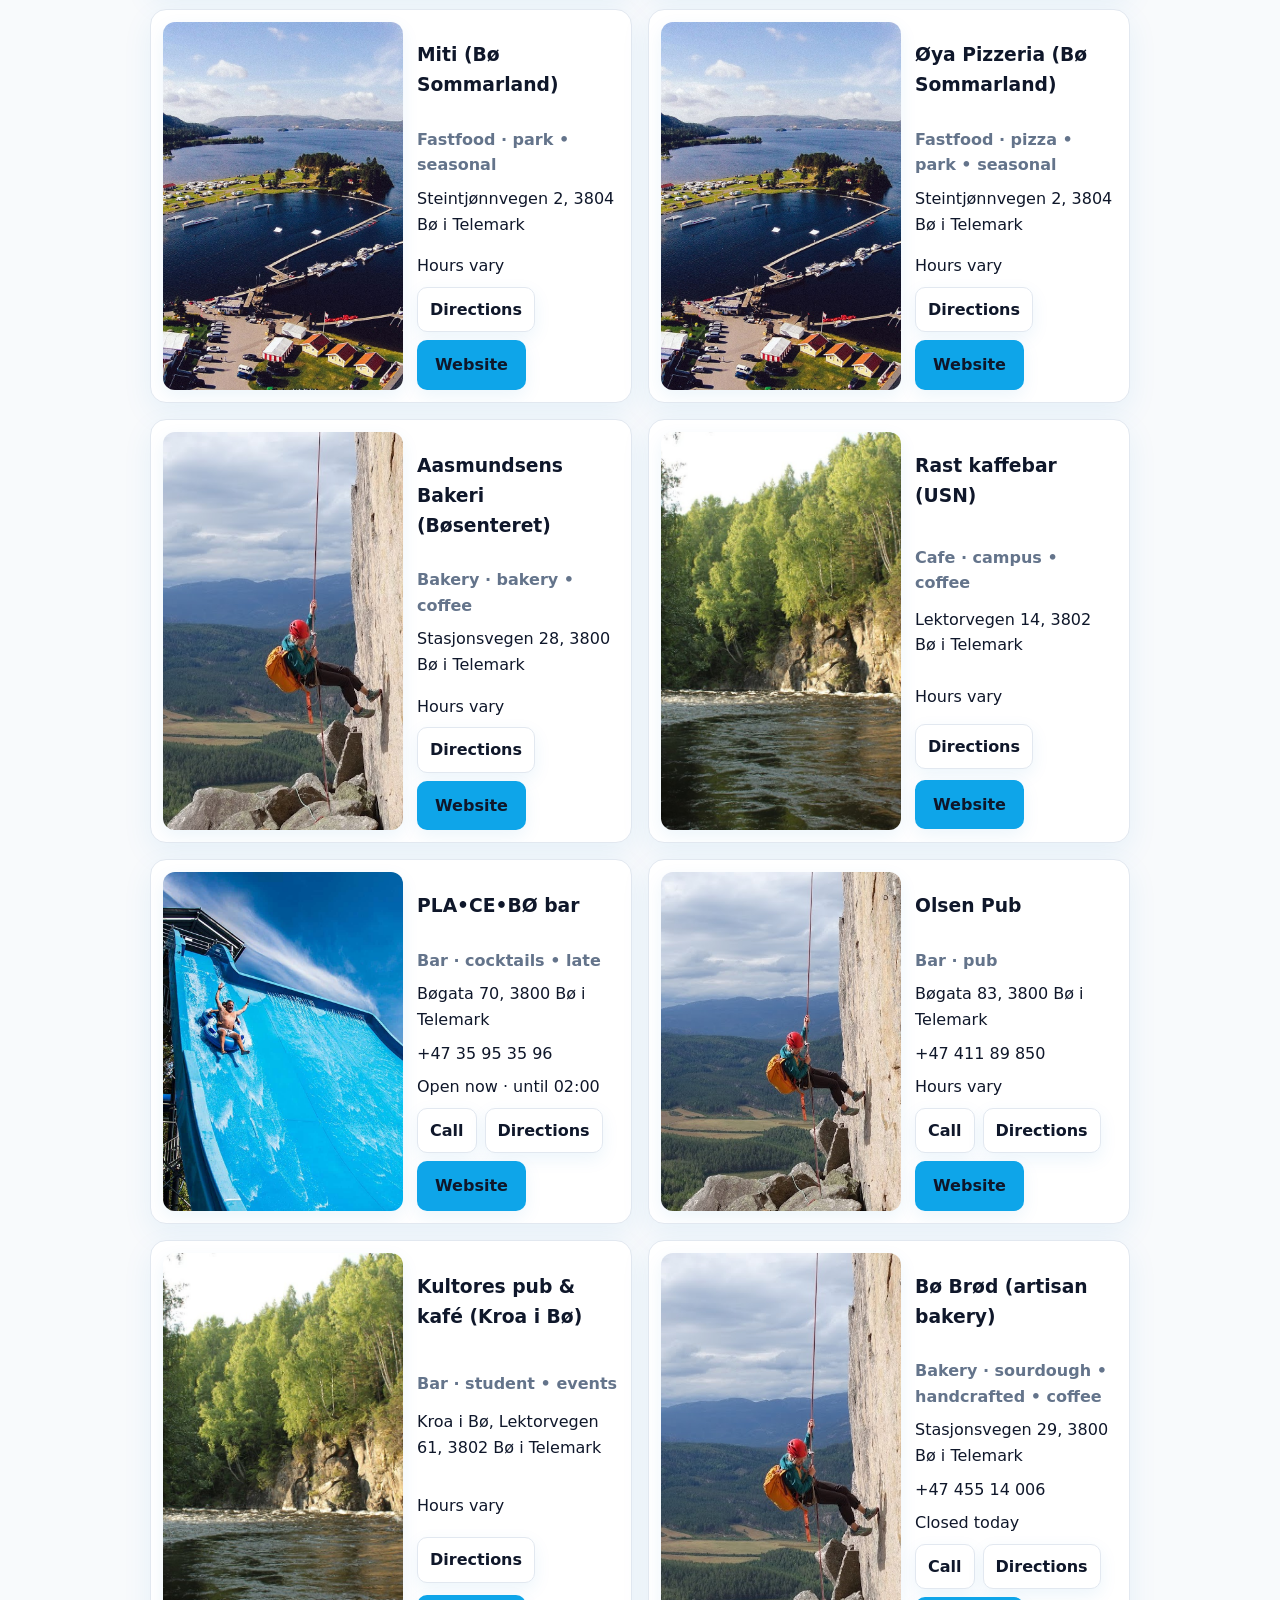
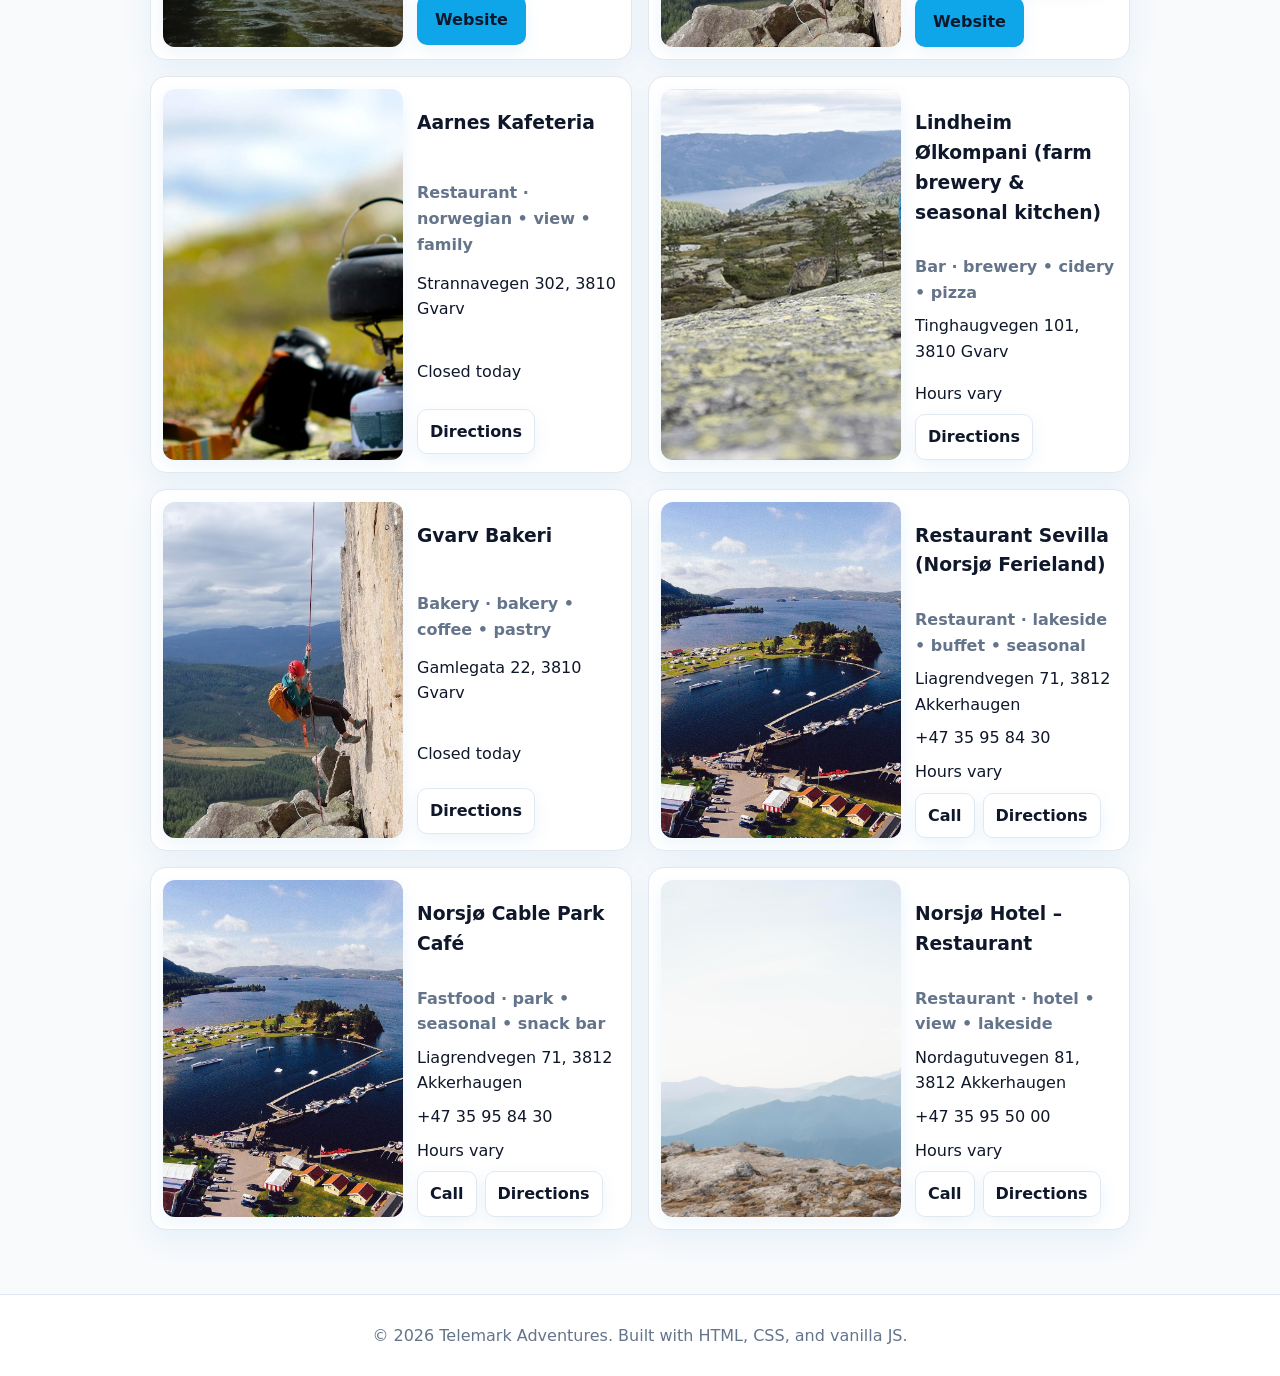
<file: backup/food.html>
<!doctype html>
<html lang="en">
<head>
  <meta charset="utf-8" />
  <meta name="viewport" content="width=device-width,initial-scale=1" />
  <title>Food & Drink · Telemark Adventures</title>
  <link rel="stylesheet" href="css/styles.css" />
</head>
<body class="is-hidden">
  <!-- Header / Navigation -->
  <header class="site-header">
    <div class="container">
      <a class="logo" href="index.html">Telemark<span>Adventures</span></a>
      <nav class="nav">
        <a href="index.html">Home</a>
        <a href="hiking.html">Hiking</a>
        <a href="skiing.html">Skiing</a>
        <a href="camping.html">Camping</a>
        <a href="events.html">Events</a>
        <a href="food.html">Dining</a>
        <a href="#gallery">Gallery</a>
        <a href="#contact">Contact</a>
        <button class="theme-toggle" aria-label="Toggle dark mode" title="Toggle theme">Dark mode</button>
      </nav>
    </div>
  </header>

  <!-- Hero -->
  <section class="hero parallax hero-food" data-parallax-speed="0.25"
    style="--bg-image:url('images/kaffekanne.jpg'); background-image:url('images/kaffekanne.jpg'); background-repeat:no-repeat; background-size:cover; background-position:center;">
    <div class="hero-inner">
      <h1>Food & Drinks</h1>
      <p class="lead">Eat in and around Bø</p>
    </div>
    <div class="hero-overlay"></div>
  </section>

  <main class="section">
    <div class="container narrow">
      <!-- Filters -->
      <form id="food-filters" class="list-filters" aria-label="Filter places">
        <input type="search" name="q" placeholder="Search places…" autocomplete="off" />
        <select name="kind">
          <option value="">All types</option>
          <option value="restaurant">Restaurant</option>
          <option value="pub">Pub</option>
          <option value="takeaway">Takeaway</option>
          <option value="cafe">Café</option>
          <option value="bakery">Bakery</option>
        </select>
        <label class="switch">
          <input type="checkbox" name="open"> <span>Open now</span>
        </label>
        <label class="switch">
          <input type="checkbox" name="nearby">
          <span>Include nearby (≤15 min)</span>
        </label>
        <button type="button" id="clearFood" class="btn btn-ghost">Clear</button>
      </form>

      <!-- List -->
      <div id="food-list" class="card-list" aria-live="polite"></div>
    </div>
  </main>

  <footer class="site-footer">
    <div class="container">
      <p>© <span id="year"></span> Telemark Adventures. Built with HTML, CSS, and vanilla JS.</p>
    </div>
  </footer>

  <script src="js/script.js"></script>
  <script src="js/food.js"></script>
</body>
</html>
</file>
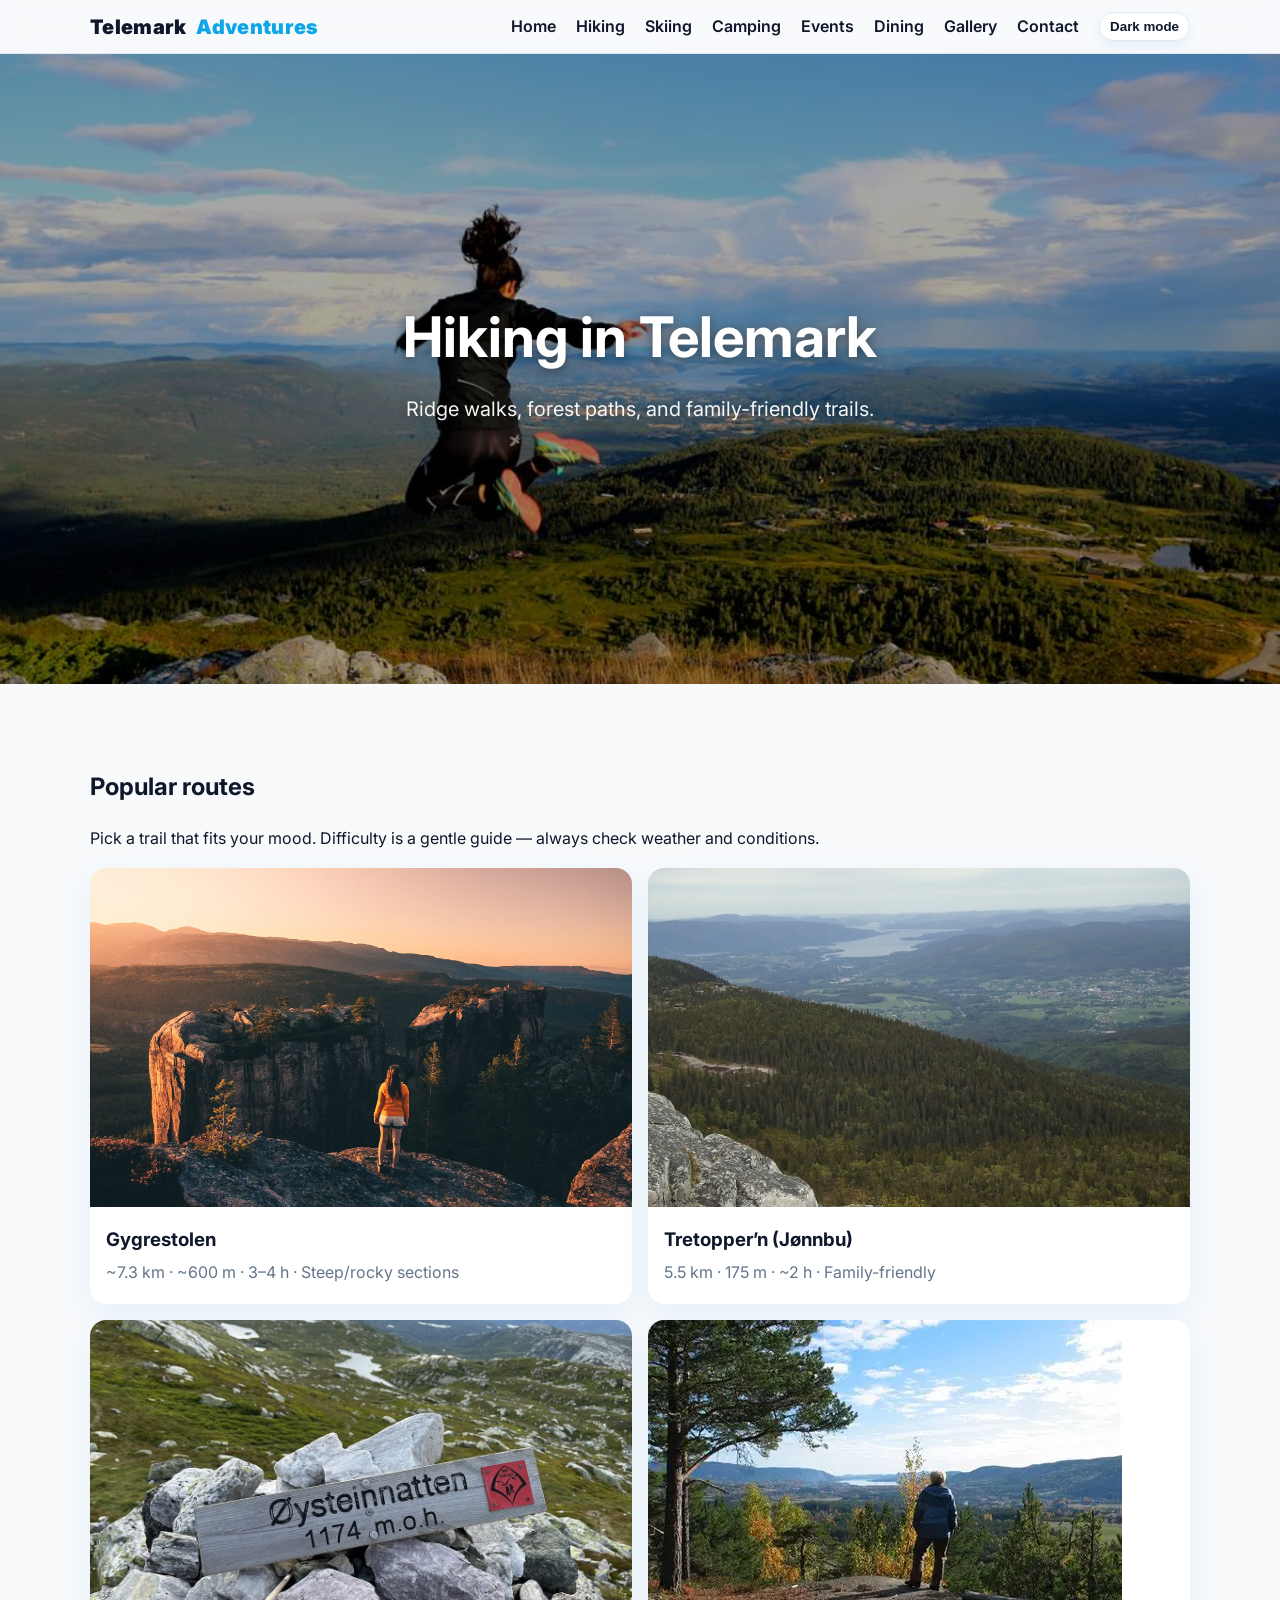
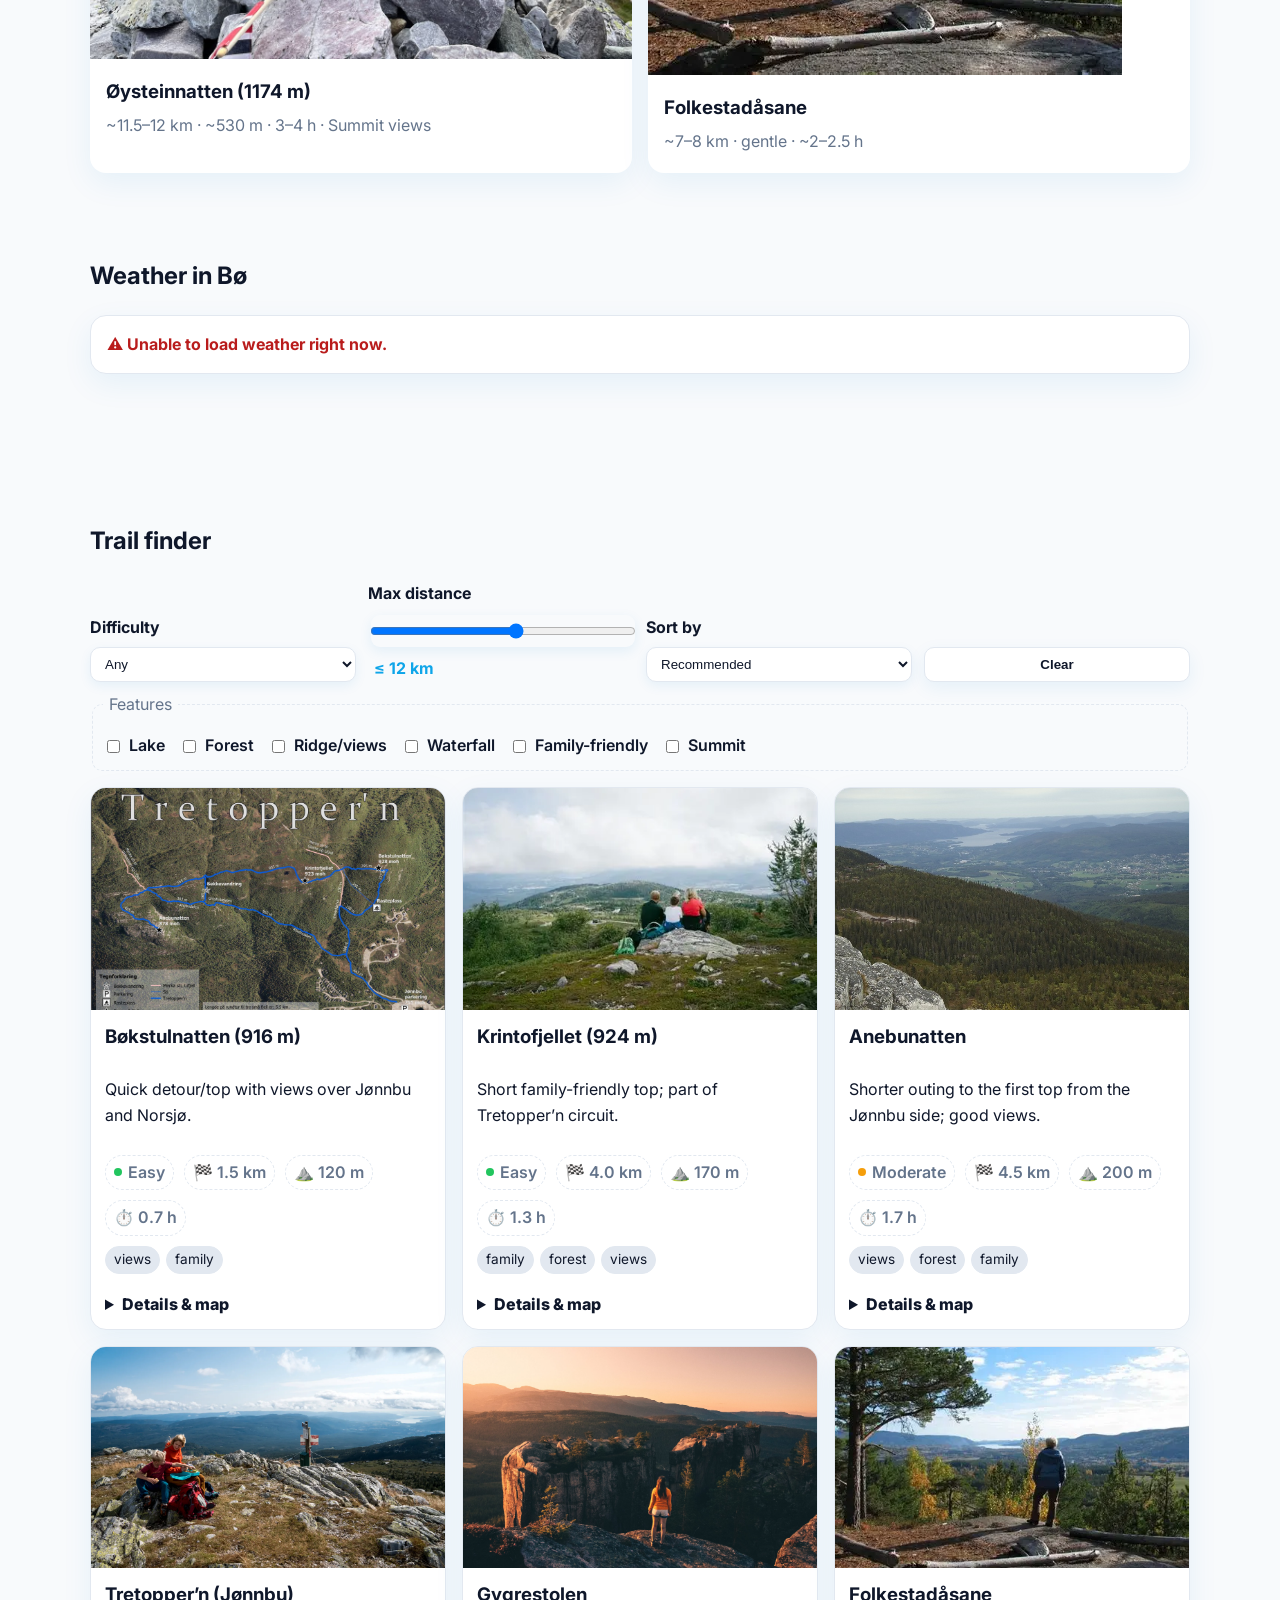
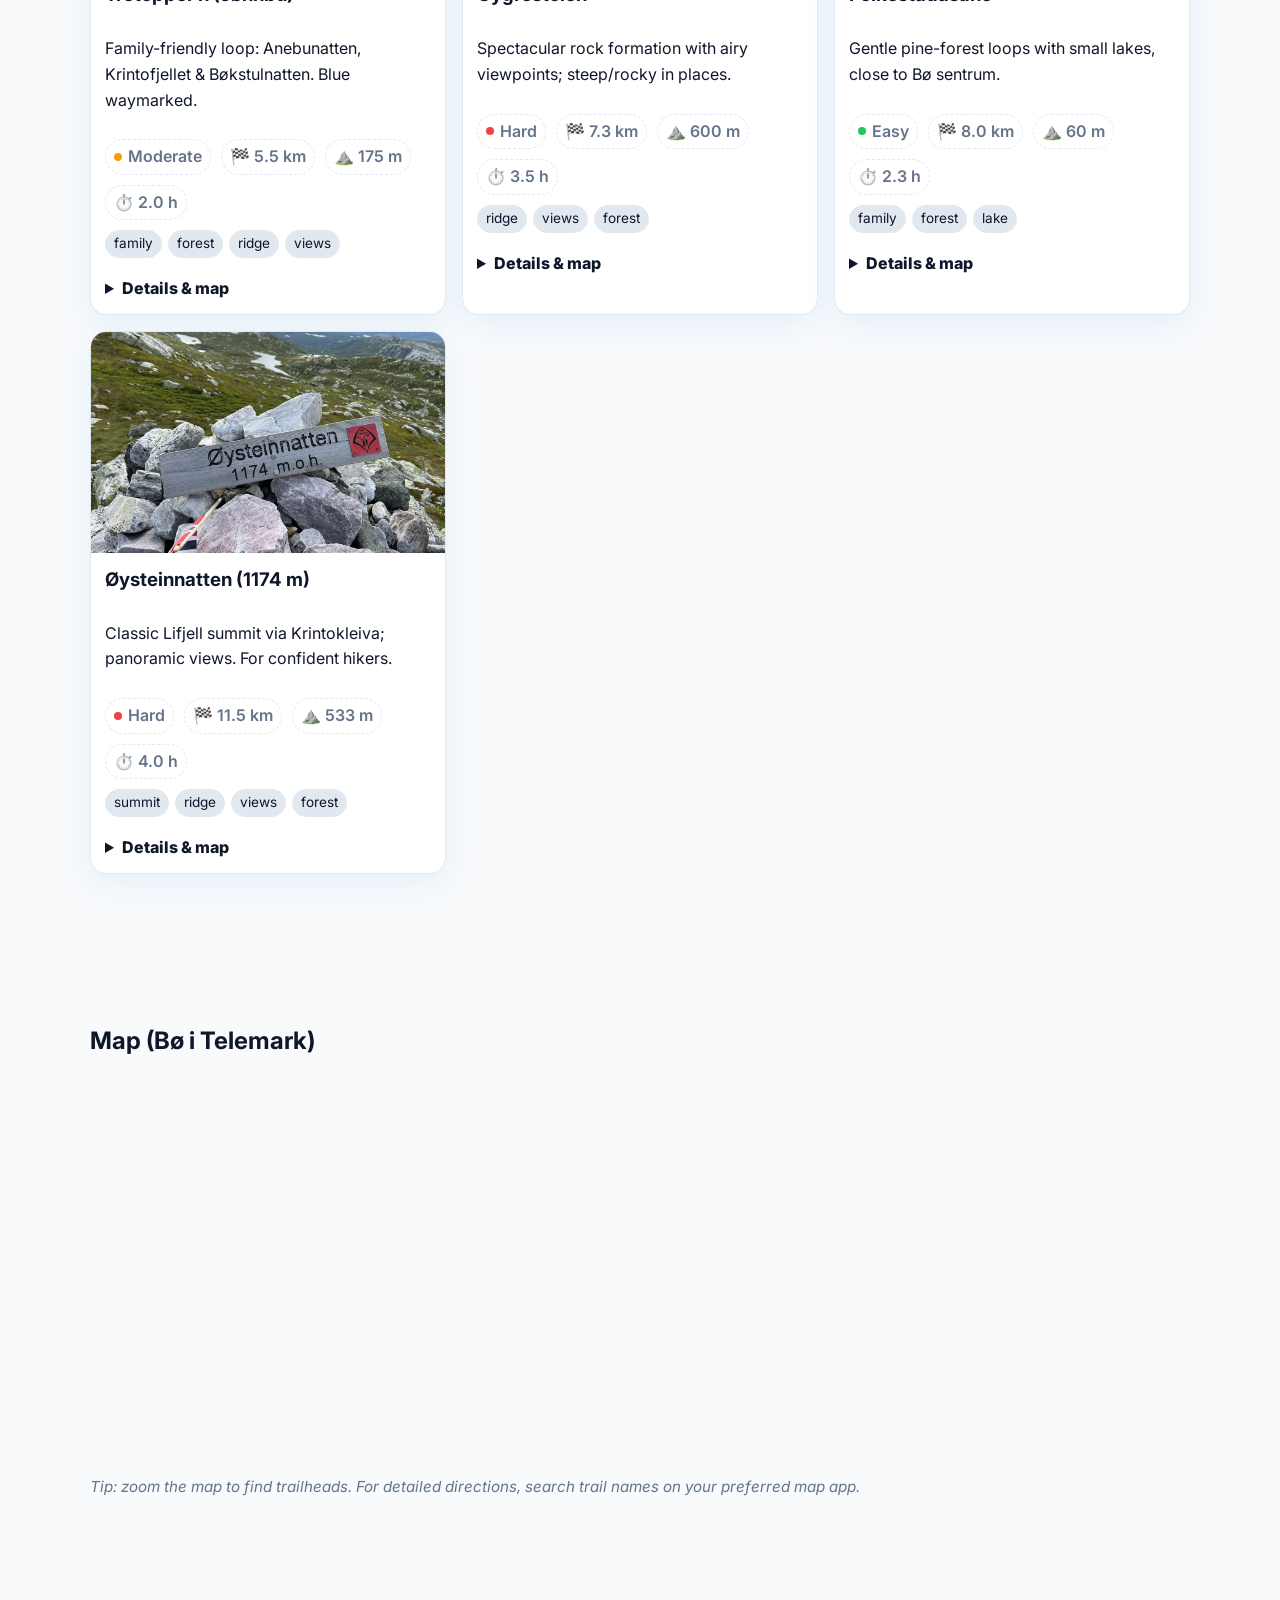
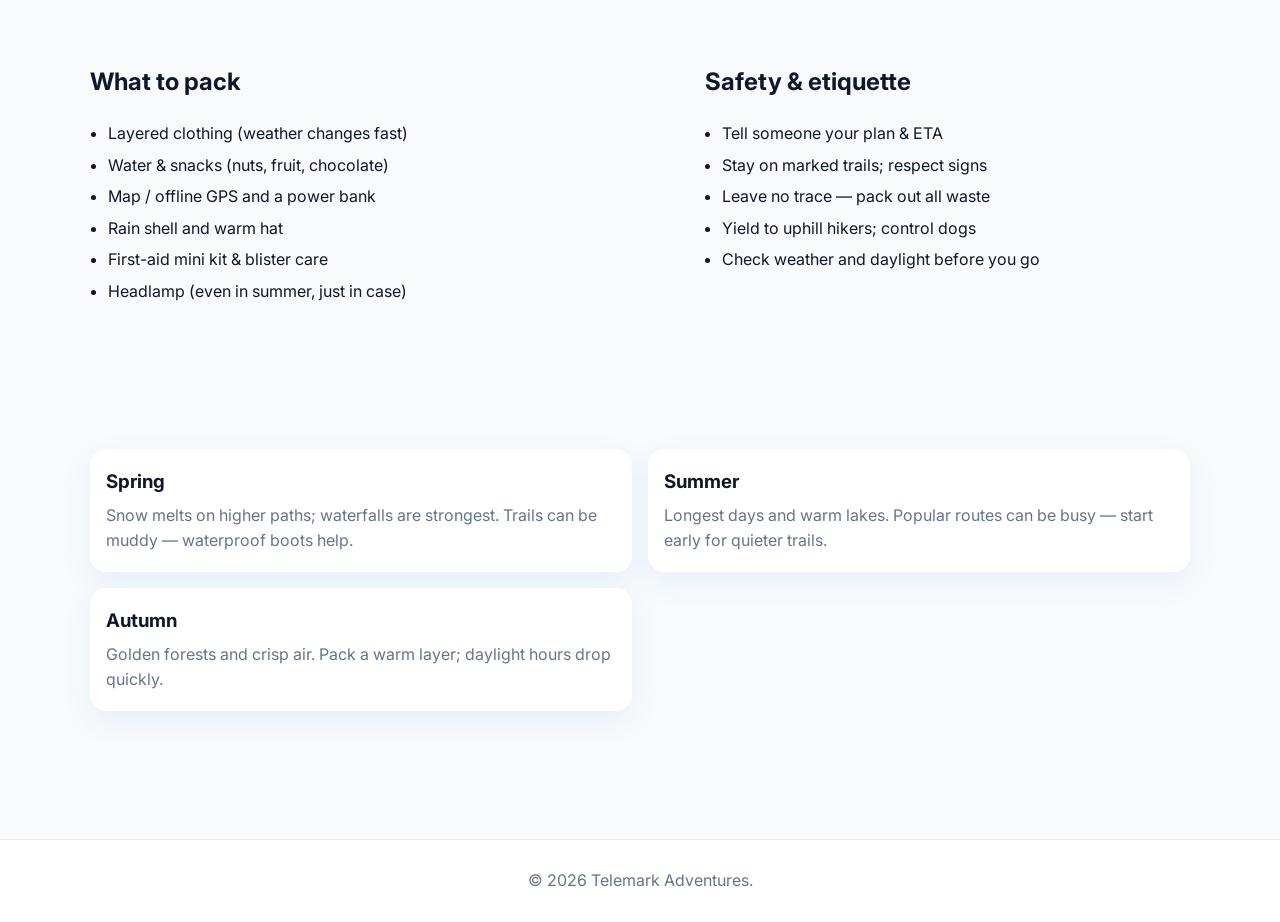
<file: backup/hiking.html>
<!DOCTYPE html>
<html lang="en" data-theme="light">
<head>
  <meta charset="utf-8" />
  <meta name="viewport" content="width=device-width, initial-scale=1" />

  <script>document.documentElement.classList.add('js');</script>
  <link rel="stylesheet" href="css/styles.css">

  <meta name="description" content="Explore hiking, skiing, and camping in Bø, Telemark.">
  <meta property="og:title" content="Telemark Adventures">
  <meta property="og:description" content="Trails, slopes, lakes—plan your trip.">
  <meta property="og:image" content="images/slide1.jpg">
  <meta name="theme-color" content="#0ea5e9">


  <title>Hiking — Telemark Adventures</title>
  <link rel="preconnect" href="https://fonts.googleapis.com">
  <link rel="preconnect" href="https://fonts.gstatic.com" crossorigin>
  <link href="https://fonts.googleapis.com/css2?family=Inter:wght@400;600;800&display=swap" rel="stylesheet">

  <link rel="icon" href="images/favicon.png">

</head>
<body class="is-hidden">
  <header class="site-header">
    <div class="container">
      <a class="logo" href="index.html">Telemark<span>Adventures</span></a>
      <nav class="nav">
        <a href="index.html">Home</a>
        <a href="hiking.html">Hiking</a>
        <a href="skiing.html">Skiing</a>
        <a href="camping.html">Camping</a>
        <a href="events.html">Events</a>
        <a href="food.html">Dining</a>
        <a href="index.html#gallery">Gallery</a>
        <a href="index.html#contact">Contact</a>
        <button class="theme-toggle" aria-label="Toggle dark mode">Dark mode</button>
      </nav>
    </div>
  </header>

  <section class="hero parallax hero-hiking" data-parallax-speed="0.35"
    style="--bg-image:url('images/hiking.jpg'); background-image:url('images/hiking.jpg'); background-size:cover; background-position:center;">
    <div class="hero-inner">
      <h1>Hiking in Telemark</h1>
      <p>Ridge walks, forest paths, and family-friendly trails.</p>
    </div>
  </section>

  <main class="section">
    <div class="container">
      <h2>Popular routes</h2>
      <p>Pick a trail that fits your mood. Difficulty is a gentle guide — always check weather and conditions.</p>

      <div class="card-list" id="popular-routes">
        <a class="card" href="#trails" data-trail="gygrestolen">
          <img src="images/Gygrestolen.jpg" alt="Gygrestolen rock formation above Bø">
          <div class="card-body">
            <h3>Gygrestolen</h3>
            <p>~7.3 km · ~600 m · 3–4 h · Steep/rocky sections</p>
          </div>
        </a>

        <a class="card" href="#trails" data-trail="tretoppern-jonnbu">
          <img src="images/anebunattene.jpg" alt="Tretopper’n: Anebunatten, Krintofjellet & Bøkstulnatten">
          <div class="card-body">
            <h3>Tretopper’n (Jønnbu)</h3>
            <p>5.5 km · 175 m · ~2 h · Family-friendly</p>
          </div>
        </a>

        <a class="card" href="#trails" data-trail="oysteinnatten">
          <img src="images/oysteinnhatten.jpg" alt="Øysteinnatten summit on Lifjell">
          <div class="card-body">
            <h3>Øysteinnatten (1174 m)</h3>
            <p>~11.5–12 km · ~530 m · 3–4 h · Summit views</p>
          </div>
        </a>

        <a class="card" href="#trails" data-trail="folkestadasane">
          <img src="images/folkestadaasene.png" alt="Pine forest terrain in Folkestadåsane">
          <div class="card-body">
            <h3>Folkestadåsane</h3>
            <p>~7–8 km · gentle · ~2–2.5 h</p>
          </div>
        </a>
      </div>
    </div>
    
    <section class="section" id="weather">
      <div class="container">
        <h2>Weather in Bø</h2>
        <!-- Set your location here -->
        <div id="weather-widget"
          class="wx"
          data-lat="59.413"
          data-lon="9.069"
          data-timezone="Europe/Oslo">
        </div>
      </div>
    </section>

        <!-- Trail Finder -->
    <section id="trails" class="section">
      <div class="container">
        <h2>Trail finder</h2>

        <form id="trail-filters" class="trail-filters" aria-label="Filter trails">
          <div class="row">
            <label>
              Difficulty
              <select name="difficulty">
                <option value="">Any</option>
                <option value="Easy">Easy</option>
                <option value="Moderate">Moderate</option>
                <option value="Hard">Hard</option>
              </select>
            </label>

            <label class="range">
              Max distance
              <input type="range" id="distRange" name="dist" min="2" max="20" value="12" step="1" />
              <output id="distOut" for="distRange">≤ 12 km</output>
            </label>

            <label>
              Sort by
              <select name="sort">
                <option value="rank">Recommended</option>
                <option value="dist">Shortest first</option>
                <option value="elev">Most elevation</option>
                <option value="easy">Easiest</option>
              </select>
            </label>

            <button type="button" id="clearFilters" class="btn btn-ghost">Clear</button>
          </div>

          <fieldset class="features">
            <legend>Features</legend>
            <label><input type="checkbox" name="feat" value="lake"> Lake</label>
            <label><input type="checkbox" name="feat" value="forest"> Forest</label>
            <label><input type="checkbox" name="feat" value="ridge"> Ridge/views</label>
            <label><input type="checkbox" name="feat" value="waterfall"> Waterfall</label>
            <label><input type="checkbox" name="feat" value="family"> Family-friendly</label>
            <label><input type="checkbox" name="feat" value="summit"> Summit</label>
          </fieldset>
        </form>

        <div id="trail-list" class="trail-list" aria-live="polite"></div>
      </div>
    </section>

    <!-- Map -->
    <section id="map" class="section">
      <div class="container">
        <h2>Map (Bø i Telemark)</h2>
        <div class="map-wrap">
          <iframe
            title="Map of Bø i Telemark"
            width="100%" height="380"
            style="border:0; border-radius:16px"
            loading="lazy"
            src="https://www.openstreetmap.org/export/embed.html?bbox=8.75%2C59.20%2C9.35%2C59.55&layer=mapnik&marker=59.413%2C9.069">
          </iframe>
          <p class="caption">
            Tip: zoom the map to find trailheads. For detailed directions, search trail names on your preferred map app.
          </p>
        </div>
      </div>
    </section>

    <!-- What to pack -->
    <section id="packing" class="section">
      <div class="container grid-2">
        <div>
          <h2>What to pack</h2>
          <ul class="checklist">
            <li>Layered clothing (weather changes fast)</li>
            <li>Water & snacks (nuts, fruit, chocolate)</li>
            <li>Map / offline GPS and a power bank</li>
            <li>Rain shell and warm hat</li>
            <li>First-aid mini kit & blister care</li>
            <li>Headlamp (even in summer, just in case)</li>
          </ul>
        </div>
        <div>
          <h2>Safety & etiquette</h2>
          <ul class="checklist">
            <li>Tell someone your plan & ETA</li>
            <li>Stay on marked trails; respect signs</li>
            <li>Leave no trace — pack out all waste</li>
            <li>Yield to uphill hikers; control dogs</li>
            <li>Check weather and daylight before you go</li>
          </ul>
        </div>
      </div>
    </section>

    <!-- When to go -->
    <section id="seasons" class="section">
      <div class="container card-list seasons">
        <article class="card">
          <div class="card-body">
            <h3>Spring</h3>
            <p>Snow melts on higher paths; waterfalls are strongest. Trails can be muddy — waterproof boots help.</p>
          </div>
        </article>
        <article class="card">
          <div class="card-body">
            <h3>Summer</h3>
            <p>Longest days and warm lakes. Popular routes can be busy — start early for quieter trails.</p>
          </div>
        </article>
        <article class="card">
          <div class="card-body">
            <h3>Autumn</h3>
            <p>Golden forests and crisp air. Pack a warm layer; daylight hours drop quickly.</p>
          </div>
        </article>
      </div>
    </section>
  </main>

  <footer class="site-footer">
    <div class="container">
      <p>© <span id="year"></span> Telemark Adventures.</p>
    </div>
  </footer>
  <script src="js/script.js"></script>
  <script src="js/weather.js"></script>
  <script src="js/trails.js"></script>

</body>
</html>
</file>
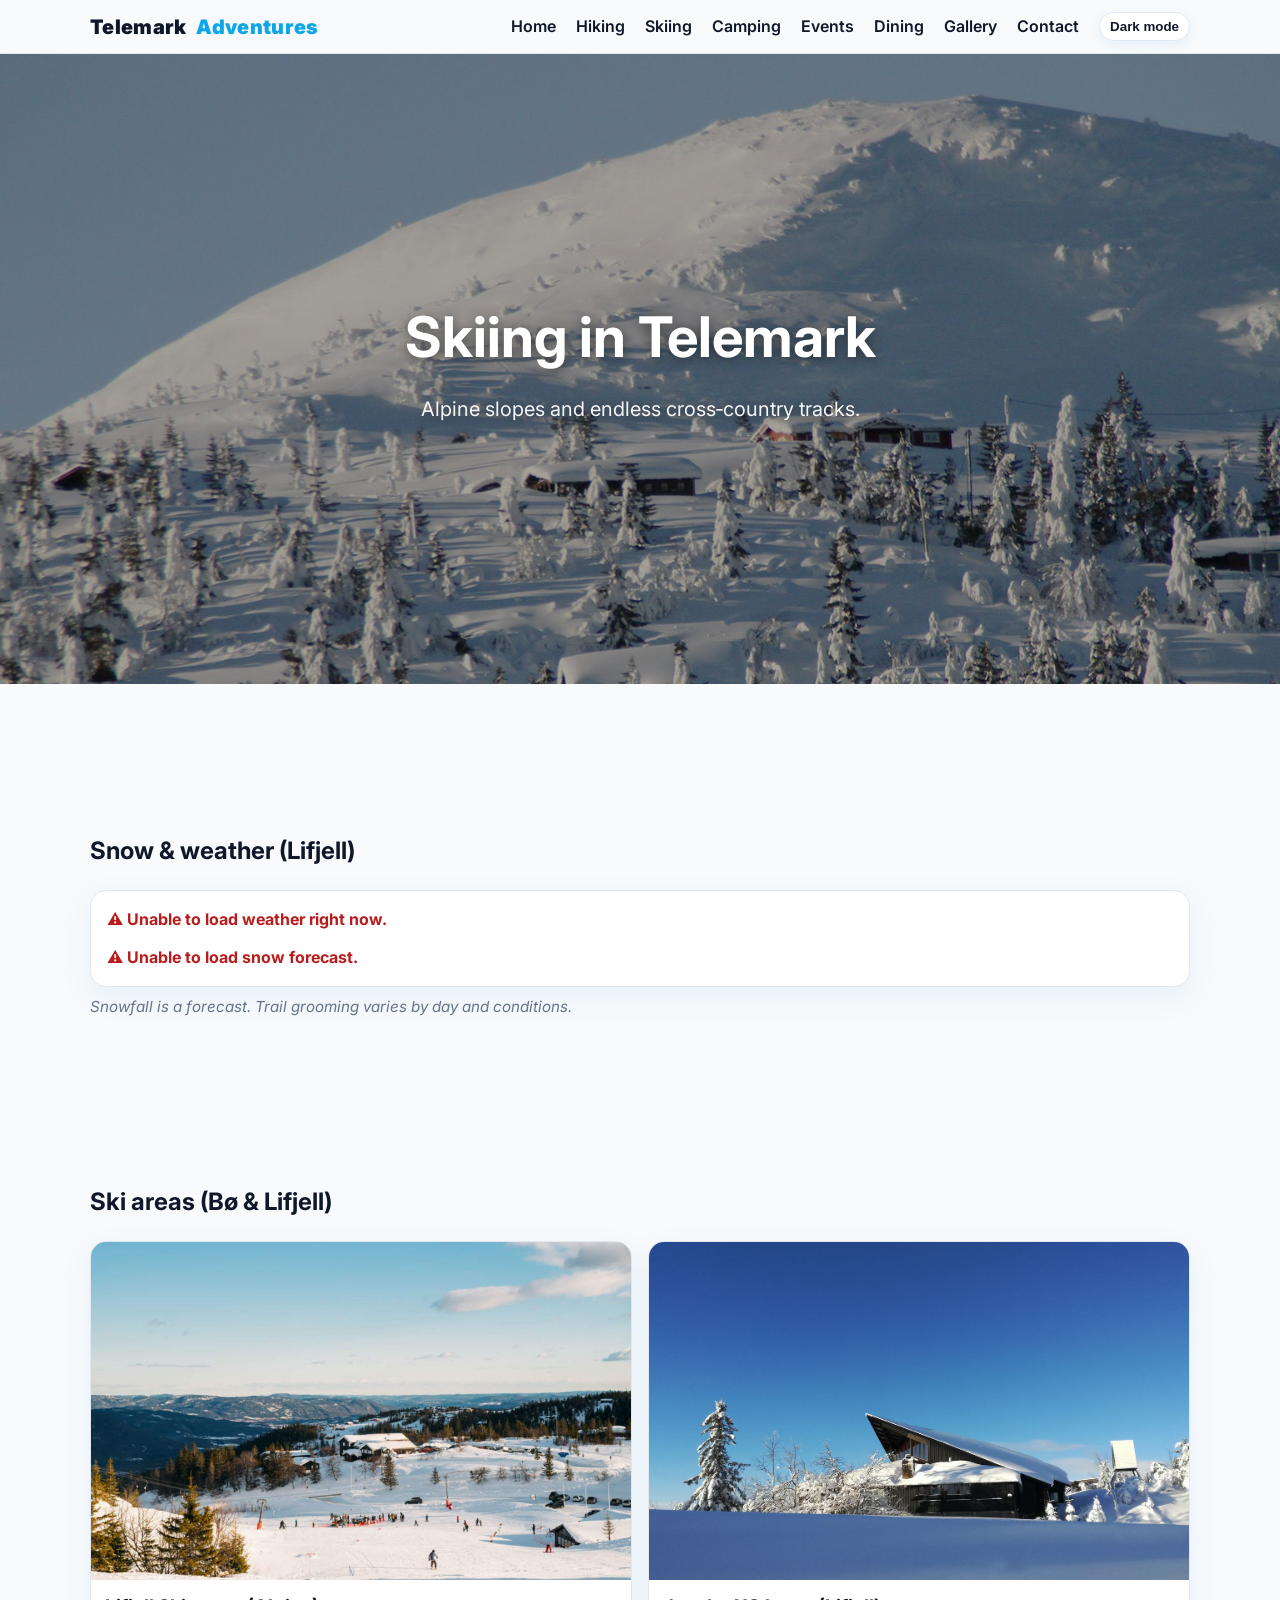
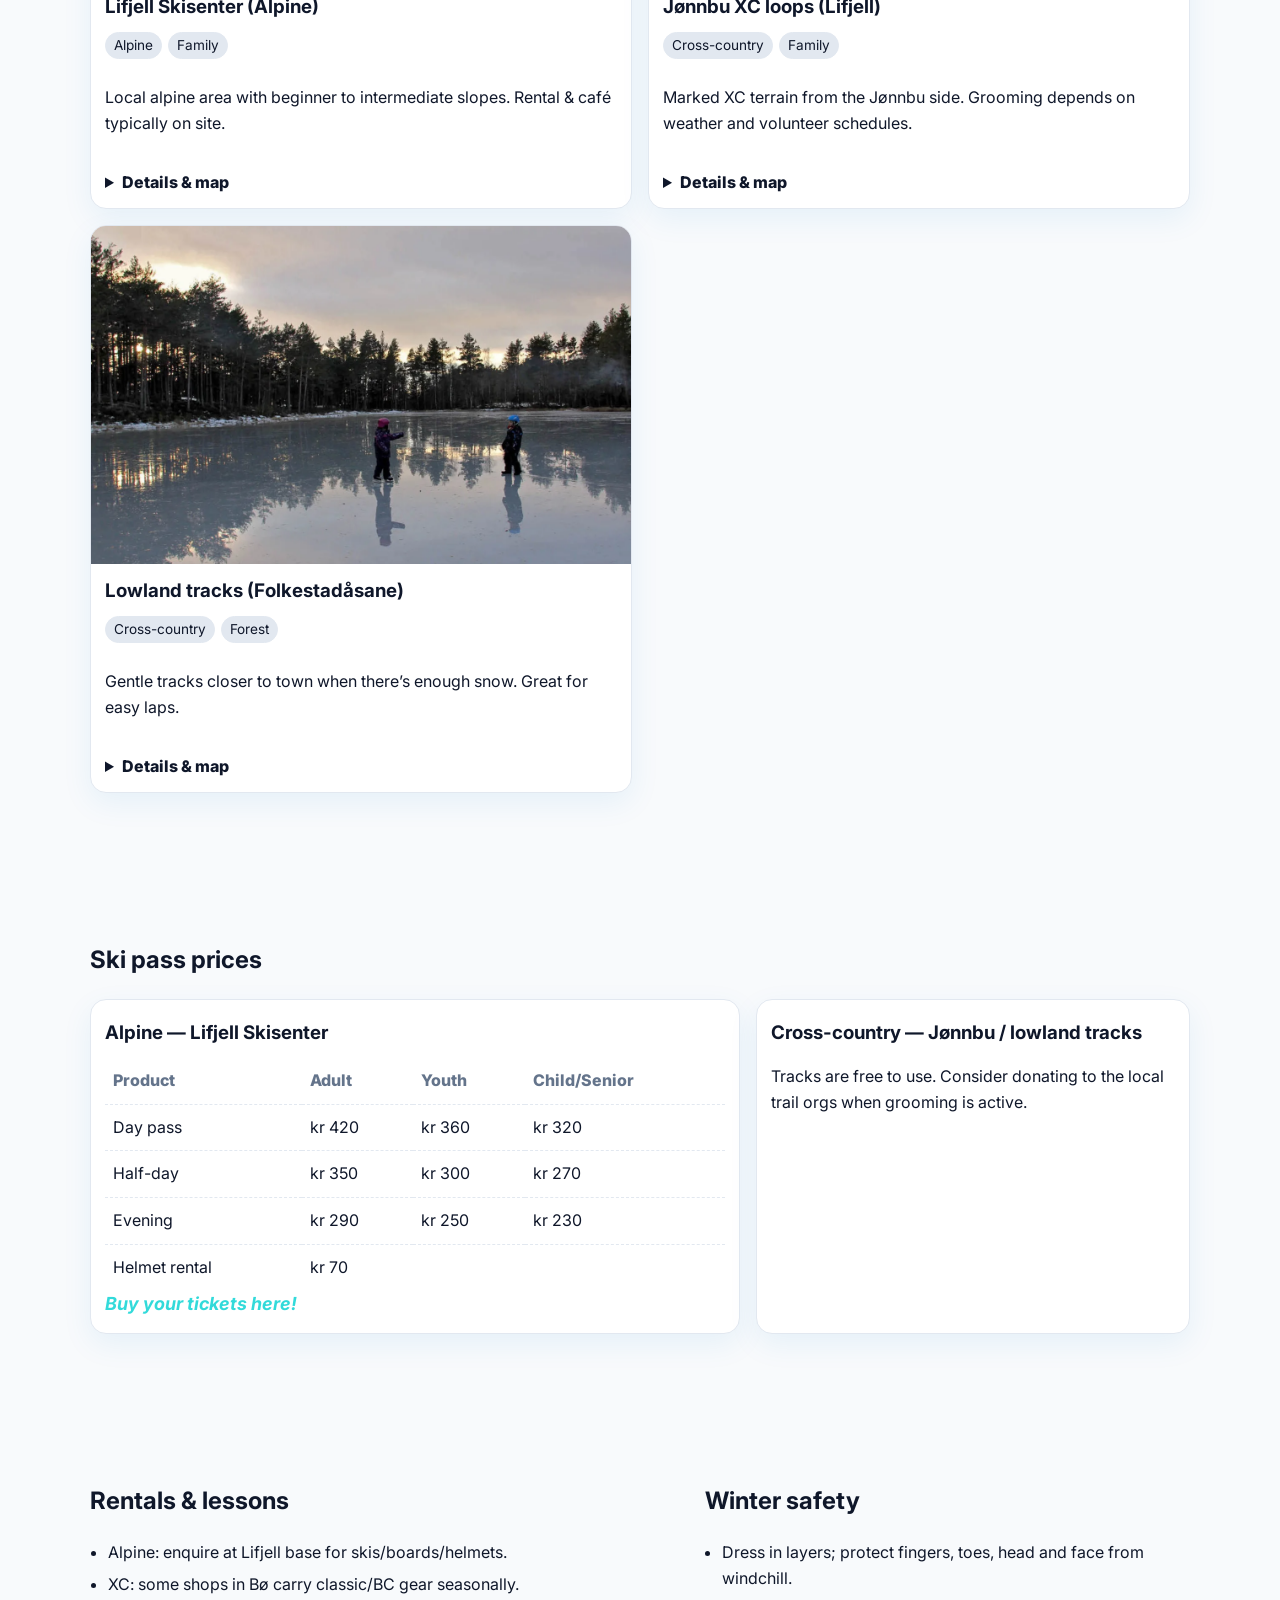
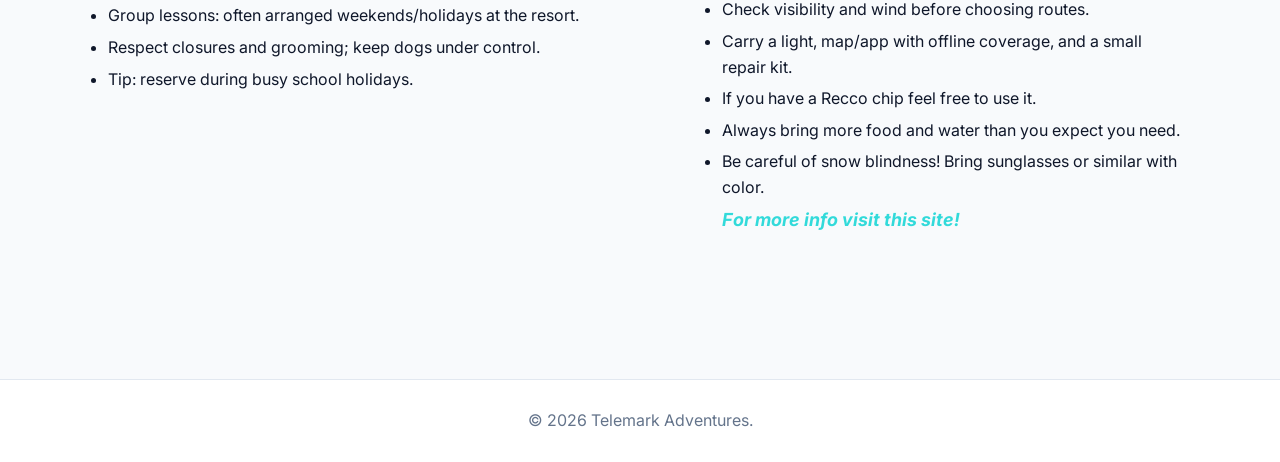
<file: backup/skiing.html>
<!DOCTYPE html>
<html lang="en" data-theme="light">
<head>
  <meta charset="utf-8" />
  <meta name="viewport" content="width=device-width, initial-scale=1" />

  <script>document.documentElement.classList.add('js');</script>
  <link rel="stylesheet" href="css/styles.css">

  <meta name="description" content="Explore hiking, skiing, and camping in Bø, Telemark.">
  <meta property="og:title" content="Telemark Adventures">
  <meta property="og:description" content="Trails, slopes, lakes—plan your trip.">
  <meta property="og:image" content="images/slide1.jpg">
  <meta name="theme-color" content="#0ea5e9">


  <title>Skiing — Telemark Adventures</title>
  <link rel="preconnect" href="https://fonts.googleapis.com">
  <link rel="preconnect" href="https://fonts.gstatic.com" crossorigin>
  <link href="https://fonts.googleapis.com/css2?family=Inter:wght@400;600;800&display=swap" rel="stylesheet">

  <link rel="icon" href="images/favicon.png">

</head>
<body class="is-hidden">
  <header class="site-header">
    <div class="container">
      <a class="logo" href="index.html">Telemark<span>Adventures</span></a>
      <nav class="nav">
        <a href="index.html">Home</a>
        <a href="hiking.html">Hiking</a>
        <a href="skiing.html">Skiing</a>
        <a href="camping.html">Camping</a>
        <a href="events.html">Events</a>
        <a href="food.html">Dining</a>
        <a href="index.html#gallery">Gallery</a>
        <a href="index.html#contact">Contact</a>
        <button class="theme-toggle" aria-label="Toggle dark mode">Dark mode</button>
      </nav>
    </div>
  </header>

  <section class="hero parallax hero-skiing" data-parallax-speed="0.3"
    style="--bg-image:url('images/skiing.jpg'); background-image:url('images/skiing.jpg'); background-size:cover; background-position:center;">
    <div class="hero-inner">
      <h1>Skiing in Telemark</h1>
      <p>Alpine slopes and endless cross‑country tracks.</p>
    </div>
  </section>

  <main class="section">
    <!-- Snow & Weather -->
    <section id="snow" class="section">
      <div class="container">
        <h2>Snow & weather (Lifjell)</h2>

        <div class="wx wx--ski">
          <!-- Reuse the same weather widget component -->
          <div id="weather-widget"
              data-lat="59.478"
              data-lon="9.010"
              data-timezone="Europe/Oslo"></div>

          <!-- New compact snow widget -->
          <div id="snow-widget"
              data-lat="59.478"
              data-lon="9.010"
              data-timezone="Europe/Oslo"></div>
        </div>

        <p class="caption">Snowfall is a forecast. Trail grooming varies by day and conditions.</p>
      </div>
    </section>

    <!-- Ski Areas -->
    <section id="areas" class="section">
      <div class="container">
        <h2>Ski areas (Bø & Lifjell)</h2>

        <div class="camp-list">
          <!-- Lifjell Skisenter (Alpine) -->
          <article class="camp-card">
            <img src="images/lifjellskisenter.jpg" alt="Lifjell Skisenter">
            <div class="body">
              <h3>Lifjell Skisenter (Alpine)</h3>
              <div class="badges"><span class="badge">Alpine</span><span class="badge">Family</span></div>

              <p>Local alpine area with beginner to intermediate slopes. Rental & café typically on site.</p>

              <details class="more">
                <summary>Details & map</summary>
                <div class="info-grid">
                  <div>Base: ~750–800 m</div>
                  <div>Style: Family alpine</div>
                  <div>Closest town: Bø</div>
                  <div>Parking: By the lifts</div>
                </div>
                <!-- ~59.478, 9.010 -->
                <iframe
                  loading="lazy"
                  title="Map – Lifjell Skisenter"
                  src="https://www.openstreetmap.org/export/embed.html?bbox=8.990%2C59.458%2C9.030%2C59.498&layer=mapnik&marker=59.478%2C9.010">
                </iframe>
                <p class="caption">Map centers the alpine area. Zoom for detail.</p>
              </details>
            </div>
          </article>


          <!-- Jønnbu XC loops (Cross-country) -->
          <article class="camp-card">
            <img src="images/jønnbuski.jpg" alt="Lifjell cross-country terrain near Jønnbu">
            <div class="body">
              <h3>Jønnbu XC loops (Lifjell)</h3>
              <div class="badges"><span class="badge">Cross-country</span><span class="badge">Family</span></div>

              <p>Marked XC terrain from the Jønnbu side. Grooming depends on weather and volunteer schedules.</p>

              <details class="more">
                <summary>Details & map</summary>
                <div class="info-grid">
                  <div>Start: Jønnbu</div>
                  <div>Styles: Classic / Skating</div>
                  <div>Terrain: Rolling highland</div>
                  <div>Best: Cold, settled conditions</div>
                </div>
                <!-- ~59.478, 9.002 -->
                <iframe
                  loading="lazy"
                  title="Map – Jønnbu XC"
                  src="https://www.openstreetmap.org/export/embed.html?bbox=8.982%2C59.458%2C9.022%2C59.498&layer=mapnik&marker=59.478%2C9.002">
                </iframe>
                <p class="caption">Map centers the Jønnbu area.</p>
              </details>
            </div>
          </article>


          <!-- Lowland tracks (when groomed) -->
          <article class="camp-card">
            <img src="images/folkestadaaseneski.png" alt="Lowland forest tracks near Bø">
            <div class="body">
              <h3>Lowland tracks (Folkestadåsane)</h3>
              <div class="badges"><span class="badge">Cross-country</span><span class="badge">Forest</span></div>
              <p>Gentle tracks closer to town when there’s enough snow. Great for easy laps.</p>

              <details class="more">
                <summary>Details & map</summary>
                <div class="info-grid">
                  <div>Start: Folkestad area</div>
                  <div>Terrain: Forest & gentle hills</div>
                  <div>Best: After fresh lowland snow</div>
                  <div>Parking: Local pull-outs</div>
                </div>
                <!-- ~59.43524, 9.06996 -->
                <iframe
                  loading="lazy"
                  title="Map – Folkestadåsane"
                  src="https://www.openstreetmap.org/export/embed.html?bbox=9.050%2C59.420%2C9.090%2C59.450&layer=mapnik&marker=59.43524%2C9.06996">
                </iframe>
                <p class="caption">Map centers the Folkestadåsane area near Bø.</p>
              </details>
            </div>
          </article>
        </div>
      </div>
    </section>

    <section id="prices" class="section">
      <div class="container">
        <h2>Ski pass prices</h2> <!-- mby api/webscraping? C;-->

        <div class="price-cards">
          <article class="price-card">
            <h3>Alpine — Lifjell Skisenter</h3>
            <table class="price-table">
              <thead>
                <tr><th>Product</th><th>Adult</th><th>Youth</th><th>Child/Senior</th></tr>
              </thead>
              <tbody>
                <tr><td>Day pass</td><td>kr 420</td><td>kr 360</td><td>kr 320</td></tr>
                <tr><td>Half-day</td><td>kr 350</td><td>kr 300</td><td>kr 270</td></tr>
                <tr><td>Evening</td><td>kr 290</td><td>kr 250</td><td>kr 230</td></tr>
                <tr><td>Helmet rental</td><td colspan="3">kr 70</td></tr>
              </tbody>
            </table>
            <a class="caption" href="https://lifjell.skiperformance.com/no/shopp#/no/support/help" style="text-decoration: none; cursor: pointer; color:rgb(50, 218, 218); font-size:18px;"><b>Buy your tickets here!</b></a>
          </article>

          <article class="price-card">
            <h3>Cross-country — Jønnbu / lowland tracks</h3>
            <p>Tracks are free to use. Consider donating to the local trail orgs when grooming is active.</p>
          </article>
        </div>
      </div>
    </section>


    <!-- Rentals & lessons -->
    <section id="rentals" class="section">
      <div class="container grid-2">
        <div>
          <h2>Rentals & lessons</h2>
          <ul class="checklist">
            <li>Alpine: enquire at Lifjell base for skis/boards/helmets.</li>
            <li>XC: some shops in Bø carry classic/BC gear seasonally.</li>
            <li>Group lessons: often arranged weekends/holidays at the resort.</li>
            <li>Respect closures and grooming; keep dogs under control.</li>
            <li>Tip: reserve during busy school holidays.</li>
          </ul>
        </div>
        <div>
          <h2>Winter safety</h2>
          <ul class="checklist">
            <li>Dress in layers; protect fingers, toes, head and face from windchill.</li>
            <li>Check visibility and wind before choosing routes.</li>
            <li>Carry a light, map/app with offline coverage, and a small repair kit.</li>
            <li>If you have a Recco chip feel free to use it.</li>
            <li>Always bring more food and water than you expect you need.</li>
            <li>Be careful of snow blindness! Bring sunglasses or similar with color.</li>
            <a href="https://www.visitnorway.com/plan-your-trip/safety-first/winter-mountain-safety/" style="text-decoration: none; cursor: pointer; color:rgb(50, 218, 218); font-size:18px;"><b><i>For more info visit this site!</i></b></a>
          </ul>
        </div>
      </div>
    </section>

  </main>

  <footer class="site-footer">
    <div class="container">
      <p>© <span id="year"></span> Telemark Adventures.</p>
    </div>
  </footer>
  <script src="js/script.js"></script>
  <script src="js/weather.js"></script>
  <script src="js/snow.js"></script>
  <script src="js/skiing.js"></script>
</body>
</html>
</file>
<file: css/styles.css>
/* ===== Global / Base (shared across the whole site) ===== */

/* Base / Reset */
* { box-sizing: border-box; }
html, body { height: 100%; }
body {
  margin: 0;
  font-family: Inter, system-ui, -apple-system, Segoe UI, Roboto, sans-serif;
  color: var(--text);
  background: var(--bg);
  line-height: 1.6;
}
img { max-width: 100%; display: block; }

/* Theme tokens */
:root {
  /* Light theme (default) */
  --bg: #f8fafc;            /* slate-50 */
  --text: #0f172a;          /* slate-900 */
  --panel: #ffffff;
  --muted: #64748b;         /* slate-500 */
  --border: #e2e8f0;        /* slate-200 */
  --accent: #0ea5e9;        /* sky-500 */
  --accent-600: #0284c7;    /* sky-600 */
  --shadow: rgba(2,132,199,.08);
  --shadow-strong: rgba(2,132,199,.16);
  --header-glass: rgba(248,250,252,.7);
  --overlay: rgba(0,0,0,.35);
}
html[data-theme="dark"] {
  --bg: #0b1220;            /* near slate-950 */
  --text: #e5e7eb;          /* slate-200 */
  --panel: #0f172a;         /* slate-900 */
  --muted: #94a3b8;         /* slate-400 */
  --border: #1e293b;        /* slate-800 */
  --accent: #38bdf8;        /* sky-400 */
  --accent-600: #0ea5e9;    /* sky-500 */
  --shadow: rgba(2,132,199,.15);
  --shadow-strong: rgba(2,132,199,.30);
  --header-glass: rgba(2,6,23,.6);
  --overlay: rgba(0,0,0,.45);
}

/* Utilities */
.container { width: min(1100px, 92%); margin-inline: auto; }
.section { padding: 64px 0; }
.grid-2 { display: grid; grid-template-columns: 1.2fr 1fr; gap: 32px; }
@media (max-width: 900px) { .grid-2 { grid-template-columns: 1fr; } }

.btn {
  display: inline-block;
  padding: 12px 18px;
  background: var(--accent);
  color: white; text-decoration: none; font-weight: 600;
  border-radius: 10px;
  transition: transform .2s ease, background .2s ease, box-shadow .2s ease;
  box-shadow: 0 6px 18px var(--shadow);
}
.btn:hover { background: var(--accent-600); transform: translateY(-1px); }
.btn:focus-visible { outline: 3px solid var(--accent); outline-offset: 2px; }

/* Header */
.site-header { position: sticky; top: 0; z-index: 50; backdrop-filter: blur(8px); background: var(--header-glass); border-bottom: 1px solid var(--border); }
.site-header .container { display: flex; align-items: center; justify-content: space-between; padding: 12px 0; }

/* Logo (icon next to text) */
.logo{ display: inline-flex; align-items: center; gap: 10px; line-height: 1; white-space: nowrap; text-decoration: none; font-weight: 900; font-size: 1.25rem; color: var(--text); }
.logo .accent{ color: var(--accent); }
.logo-mark{ flex: 0 0 auto; width: 28px; height: 28px; border-radius: 8px; vertical-align: middle; }
@media (max-width: 520px){ .logo { font-size: 1.1rem; } .logo-mark { width: 24px; height: 24px; } }

.nav { display: flex; align-items: center; gap: 20px; }
.nav a { color: var(--text); text-decoration: none; font-weight: 600; position: relative; }
.nav a::after { content: ""; position: absolute; left: 0; bottom: -6px; width: 100%; height: 2px; background: var(--accent); transform: scaleX(0); transform-origin: left; transition: transform .2s ease; }
.nav a:hover::after { transform: scaleX(1); }
.theme-toggle { border-radius: 999px; padding: 6px 10px; border: 1px solid var(--border); background: var(--panel); color: var(--text); cursor: pointer; box-shadow: 0 4px 12px var(--shadow); font-weight: 600; }
.theme-toggle:hover { box-shadow: 0 6px 18px var(--shadow-strong); }

/* Hero / Divider */
.hero { position: relative; display: grid; place-items: center; text-align: center; min-height: 70vh; color: white; background-image: var(--bg-image); background-size: cover; background-position: center; }
@media (min-width: 768px) { .hero.parallax, .divider.parallax { background-attachment: fixed; } }
.hero::after { pointer-events: none; content: ""; position: absolute; inset: 0; background: linear-gradient(var(--overlay), var(--overlay)); }
.hero-inner { position: relative; z-index: 1; padding: 80px 16px; }
.hero h1 { font-size: clamp(2rem, 5vw, 3.5rem); margin: 0 0 10px; }
.hero p { margin: 0 0 20px; font-size: clamp(1rem, 2.5vw, 1.25rem); opacity: .95; }

.divider { position: relative; display: grid; place-items: center; text-align: center; color: white; min-height: 40vh; background-image: var(--bg-image); background-size: cover; background-position: center; }
.divider::after { pointer-events: none; content: ""; position: absolute; inset: 0; background: var(--overlay); }
.divider h2 { position: relative; z-index: 1; font-size: clamp(1.6rem, 4vw, 2.5rem); }

/* Cards (generic) */
.card-list { display: grid; grid-template-columns: repeat(3, 1fr); gap: 16px; }
@media (max-width: 900px) { .card-list { grid-template-columns: 1fr; } }
.card { border-radius: 16px; overflow: hidden; background: var(--panel); box-shadow: 0 10px 30px var(--shadow); transition: transform .2s ease, box-shadow .2s ease; }
.card:hover { transform: translateY(-4px); box-shadow: 0 16px 40px var(--shadow-strong); }
.card img { aspect-ratio: 16/10; object-fit: cover; }
.card-body { padding: 14px 16px 18px; }
.card-body h3 { margin: 4px 0 6px; }
.card-body p { margin: 0; color: var(--muted); }
a.card { display: block; text-decoration: none; color: inherit; }
a.card:hover { text-decoration: none; }
a.card:focus-visible { outline: 3px solid var(--accent); outline-offset: 2px; }
.card { cursor: pointer; }

/* Footer */
.site-footer { padding: 28px 0; background: var(--panel); border-top: 1px solid var(--border); color: var(--muted); }
.site-footer p { margin: 0; text-align: center; }

/* Global behaviors */
:root { --header-offset: 72px; }
[id] { scroll-margin-top: calc(var(--header-offset) + 8px); }
html { scroll-behavior: smooth; }

/* Page fade (opt-in via js class) */
html.js body { opacity: 1; }
html.js body.is-hidden { opacity: 0; }
html.js body.is-visible { opacity: 1; transition: opacity .35s ease; }
html.js body.is-leaving { opacity: 0; transition: opacity .25s ease; }
@media (prefers-reduced-motion: reduce) {
  html.js body.is-visible, html.js body.is-leaving { transition: none !important; }
}

/* Responsive sources for homepage hero + divider */
.hero-home  { --bg-image: url('images/hero-1600.jpg');  background-image: var(--bg-image); }
@media (max-width: 900px) { .hero-home  { --bg-image: url('images/hero-800.jpg'); } }
.divider-home { --bg-image: url('images/tur-1600.jpg');   background-image: var(--bg-image); }
@media (max-width: 900px) { .divider-home { --bg-image: url('images/tur-800.jpg'); } }
.hero-hiking { --bg-image: url('images/hiking-1600.jpg'); }
@media (max-width:900px){ .hero-hiking { --bg-image: url('images/hiking-800.jpg'); } }
.hero-skiing { --bg-image: url('images/skiing-1600.jpg'); }
@media (max-width:900px){ .hero-skiing { --bg-image: url('images/skiing-800.jpg'); } }
.hero-camping { --bg-image: url('images/camping-1600.jpg'); }
@media (max-width:900px){ .hero-camping { --bg-image: url('images/camping-800.jpg'); } }

/* Small helpers */
.info { list-style: none; padding: 0; margin: 0; }
.info li { padding: 8px 0; border-bottom: 1px dashed var(--border); }
.checklist { padding-left: 1.1em; }
.checklist li { margin: 6px 0; }


/* Polish is active for navbar */
.nav a.is-active {
  color: var(--accent);
  font-weight: 800;
  position: relative;
}

.nav a.is-active::after {
  content: "";
  position: absolute;
  left: 0;
  bottom: -6px;
  width: 100%;
  height: 2px;
  background: var(--accent);
  border-radius: 999px;
  transform: scaleX(1);
  transform-origin: left;
  transition: transform 0.25s ease;
  box-shadow: 0 0 8px var(--accent);
}

.nav a:hover {
  color: var(--accent);
}

/* adjust is-active to dadrk mode  */
html[data-theme="dark"] .nav a.is-active {
  color: var(--accent);
}


/* ===== Translate dropdown, anchored to the button ===== */
.nav { position: relative; }

#google_translate_element {
  display: none;                 /* hidden until toggled */
  position: absolute;
  right: 0;                      /* align to the right edge of the nav (next to the button) */
  top: calc(100% + 8px);
  z-index: 60;
  background: var(--panel);
  border: 1px solid var(--border);
  border-radius: 12px;
  padding: 8px 10px;
  box-shadow: 0 12px 28px var(--shadow-strong);
  white-space: nowrap;
}
#google_translate_element.open { display: block; }

/* Make the select look native to your UI */
#google_translate_element .goog-te-combo {
  font: inherit;
  background: var(--panel);
  color: var(--text);
  border: 1px solid var(--border);
  border-radius: 999px;
  padding: 6px 10px;
  box-shadow: 0 4px 12px var(--shadow);
  outline: none;
}

/* Hide the extra “Powered by Google / Translate” lines to reduce clutter */
#google_translate_element .goog-logo-link,
#google_translate_element .goog-te-gadget span {
  display: none !important;
}

/* Keep the gadget wrapper tidy */
#google_translate_element .goog-te-gadget { font-size: 0 !important; }

/* Your translate button (if not already styled) */
.translate-btn {
  border-radius: 999px;
  padding: 6px 12px;
  border: 1px solid var(--border);
  background: var(--panel);
  color: var(--text);
  cursor: pointer;
  font-weight: 600;
  box-shadow: 0 4px 12px var(--shadow);
  transition: background .2s, box-shadow .2s, transform .15s;
  display: inline-flex; gap: 8px; align-items: center;
}
.translate-btn:hover {
  background: var(--accent);
  color: #fff;
  transform: translateY(-1px);
  box-shadow: 0 6px 18px var(--shadow-strong);
}

/* Hide Google’s default clutter */
.gt-hidden .goog-te-gadget,
.gt-hidden .goog-te-combo,
.gt-hidden .goog-logo-link,
.gt-hidden .goog-te-banner-frame,
body > .skiptranslate { display: none !important; }
html body { top: 0 !important; } /* prevent banner push-down */

/* Button already styled; add “active” state */
.translate-btn[aria-expanded="true"] {
  background: var(--accent);
  color: #fff;
  box-shadow: 0 6px 18px var(--shadow-strong);
}

/* Popover menu */
.nav { position: relative; }
.translate-menu {
  position: absolute;
  right: 0;             /* drop under the button on the right */
  top: calc(100% + 8px);
  background: var(--panel);
  border: 1px solid var(--border);
  border-radius: 16px;
  padding: 8px;
  box-shadow: 0 18px 40px var(--shadow-strong);
  z-index: 100;
  min-width: 210px;
}
.translate-item {
  width: 100%;
  text-align: left;
  background: transparent;
  color: var(--text);
  border: 1px solid transparent;
  border-radius: 12px;
  padding: 8px 10px;
  font-weight: 600;
  cursor: pointer;
}
.translate-item:hover,
.translate-item:focus {
  background: rgba(56,189,248,.14); /* subtle accent wash */
  outline: none;
}

/* Mobile: keep within screen */
@media (max-width: 520px) {
  .translate-menu { right: 8px; }
}

/* Top Button */
#top-btn {
  display: none; /* Hidden by default */
  position: fixed; /* Fixed/sticky position */
  bottom: 20px; /* Place the button at the bottom of the page */
  right: 30px; /* Place the button 30px from the right */
  z-index: 99; /* Make sure it does not overlap */
  border: none; /* Remove borders */
  outline: none; /* Remove outline */
  background-color: rgba(56, 189, 248); /* Set a background color */
  color: white; /* Text color */
  cursor: pointer; /* Add a mouse pointer on hover */
  padding: 15px; /* Some padding */
  border-radius: 10px; /* Rounded corners */
  font-size: 18px; /* Increase font size */
}

#top-btn:hover {
  background-color: rgb(48, 171, 224); /* Add a dark-grey background on hover */
}

/* Responsiveness to tablets, phones and other screen sizes */

/* --- Global Typography & Layout --- */
@media (max-width: 1100px) {
  body { font-size: 0.95rem; }
  h1, h2, h3 { line-height: 1.25; }
  .section { padding: 60px 20px; }
  .container { padding: 0 16px; }
}

/* --- Tablets (landscape/portrait) --- */
@media (max-width: 900px) {
  /* Nav becomes scrollable & wrapped */
  .site-header .nav {
    flex-wrap: wrap;
    gap: 6px;
  }
  .site-header .nav a,
  .site-header .nav button {
    font-size: 0.9rem;
    padding: 6px 10px;
  }

  /* Cards stack and breathe */
  .card-list {
    grid-template-columns: 1fr 1fr !important;
    gap: 24px;
  }

  .card.thumb-left {
    grid-template-columns: 1fr;
    text-align: center;
  }
  .card.thumb-left img {
    border-radius: 12px;
    max-height: 220px;
    object-fit: cover;
  }

  /* Hero text slightly smaller */
  .hero-inner h1 { font-size: 2rem; }
  .hero-inner p { font-size: 1rem; }
}

/* --- Phones (portrait) --- */
@media (max-width: 600px) {
  /* Single-column layout */
  .card-list {
    grid-template-columns: 1fr !important;
    gap: 20px;
  }

  /* Nav simplified */
  .site-header .nav {
    flex-direction: column;
    align-items: center;
    padding: 10px 0;
  }
  .site-header .nav a,
  .site-header .nav button {
    width: 100%;
    text-align: center;
  }

  /* Section text */
  h1 { font-size: 1.8rem; }
  h2 { font-size: 1.4rem; }
  p, li { font-size: 1rem; }

  /* Buttons expand full width for touch comfort */
  .btn, .btn-ghost {
    width: 100%;
    padding: 10px;
  }

  /* Weather, snow, or contact widgets stacked */
  .wx, .contact-row, .grid-2 {
    display: grid;
    grid-template-columns: 1fr;
    gap: 20px;
  }

  /* Hero: reduce height */
  .hero {
    min-height: 60vh;
    background-position: center;
  }
}

/* --- Very small phones (350px and below) --- */
@media (max-width: 380px) {
  body { font-size: 0.9rem; }
  .btn, .btn-ghost { font-size: 0.9rem; padding: 8px; }
  .site-header .logo span { display: none; } /* keeps logo short */
}


/* Ensure logo on navbar is not connected to home button */
/* --- Navbar spacing hardening --- */
.site-header .container{
  display: flex;
  align-items: center;
  gap: 14px;                 /* base space between logo/nav */
  flex-wrap: wrap;           /* allow wrap on small screens */
}

.site-header .logo{
  display: inline-flex;
  align-items: center;
  gap: 8px;                  /* space between mark and text */
  margin-right: auto;        /* push nav to the right */
}

.site-header .logo .logo-mark{ margin-right: 6px; } /* extra pad if needed */

.site-header .nav{
  display: flex;
  align-items: center;
  column-gap: 14px;          /* robust spacing between links */
  row-gap: 8px;              /* when it wraps */
  margin-left: 4px;          /* ensures a visible gap after logo */
}

.site-header .nav a,
.site-header .nav button{
  white-space: nowrap;       /* prevent odd wraps inside items */
  padding-inline: 10px;      /* keeps hit targets comfy */
}

/* When the nav wraps under the logo on small screens */
@media (max-width: 700px){
  .site-header .nav{
    width: 100%;
    justify-content: center;
    margin-left: 0;
    margin-top: 6px;
  }
}
</file>
<file: css/carousel.css>
/* ===== Carousel (shared) ===== */
.carousel { position: relative; overflow: hidden; border-radius: 16px; box-shadow: 0 12px 36px var(--shadow-strong); background: var(--panel); }
.carousel::before, .carousel::after { content: ""; position: absolute; top: 0; bottom: 0; width: 80px; pointer-events: none; z-index: 2; }
.carousel::before { left: 0; background: linear-gradient(to right, rgba(0,0,0,.18), transparent); mix-blend-mode: multiply; }
.carousel::after  { right: 0; background: linear-gradient(to left, rgba(0,0,0,.18), transparent); mix-blend-mode: multiply; }
html[data-theme="dark"] .carousel::before { background: linear-gradient(to right, rgba(0,0,0,.35), transparent); }
html[data-theme="dark"] .carousel::after  { background: linear-gradient(to left,  rgba(0,0,0,.35), transparent); }

.carousel-track { display: flex; transition: transform .5s ease; will-change: transform; cursor: grab; }
.carousel.is-dragging .carousel-track { cursor: grabbing; }
.slide { min-width: 100%; user-select: none; }
.slide img { width: 100%; aspect-ratio: 16 / 9; height: auto; object-fit: cover; display: block; user-select: none; pointer-events: none; }

/* arrows */
.carousel-btn { position: absolute; top: 50%; transform: translateY(-50%); border: 1px solid var(--border); background: rgba(15,23,42,.45); color: white; font-size: 24px; width: 44px; height: 44px; border-radius: 999px; cursor: pointer; display: grid; place-items: center; z-index: 3; backdrop-filter: blur(6px); box-shadow: 0 8px 24px var(--shadow-strong); opacity: .95; }
.carousel-btn:hover { background: rgba(15,23,42,.7); }
.carousel .prev { left: 12px; }
.carousel .next { right: 12px; }

/* progress bar */
.carousel-progress { position: absolute; left: 0; right: 0; bottom: 0; height: 4px; background: rgba(148,163,184,.25); z-index: 3; }
html[data-theme="dark"] .carousel-progress { background: rgba(148,163,184,.18); }
.carousel-progress .bar { width: 0%; height: 100%; background: var(--accent); }

/* dots */
.carousel-dots{
  position: absolute; left: 50%; transform: translateX(-50%); bottom: 12px;
  display: flex; gap: 10px; padding: 0; background: transparent; border: 0; z-index: 3;
}
.carousel-dots button{
  width: 10px; height: 10px; border-radius: 999px; border: 1px solid var(--border);
  background: #cbd5e1; cursor: pointer; transition: transform .2s ease, background .2s ease, border-color .2s ease;
}
html[data-theme="dark"] .carousel-dots button { background: #334155; }
.carousel-dots button[aria-selected="true"] { background: var(--accent); border-color: var(--accent); transform: scale(1.25); }

/* caption overlay */
.carousel-caption { position: absolute; left: 12px; bottom: 16px; z-index: 3; padding: 8px 12px; border-radius: 10px; background: rgba(15,23,42,.6); color: white; font-weight: 600; backdrop-filter: blur(6px); box-shadow: 0 6px 18px var(--shadow-strong); max-width: 70%; text-decoration: none; cursor:pointer;}
</file>
<file: css/contact.css>
/* ===== Contact (scoped) ===== */
#contact .section-head { text-align: center; }
#contact .section-head h2 { margin: 0; }
#contact .section-head .muted { margin: 6px 0 10px; }

#contact .status-bar{ display:inline-flex; align-items:center; gap:8px; padding:6px 10px; border-radius:999px; margin-inline:auto; background: rgba(15,23,42,.06); border:1px solid var(--border); font-weight:700; }
html[data-theme="dark"] #contact .status-bar{ background:rgba(15,23,42,.25); }
#contact .status-bar .dot{ width:8px; height:8px; border-radius:999px; background:#10b981; box-shadow:0 0 0 3px rgba(16,185,129,.18); }

#contact .contact-wrap{ display:grid; gap:24px; }
#contact .contact-row{ width:min(980px, 100%); margin-inline:auto; display:grid; grid-template-columns:repeat(auto-fit, minmax(260px,1fr)); gap:14px; }

#contact .info-card{ display:grid; grid-template-columns:auto 1fr auto; align-items:center; gap:12px; padding:12px 14px; background:var(--panel); border:1px solid var(--border); border-radius:16px; box-shadow:0 8px 24px var(--shadow); }
#contact .info-card .ico{ width:36px; height:36px; border-radius:999px; display:grid; place-items:center; background:rgba(56,189,248,.18); box-shadow:inset 0 0 0 1px var(--border); font-size:18px; }
#contact .info-card .label{ font-weight:800; margin-bottom:2px; }
#contact .info-card .content{ min-width:0; }
#contact .info-card .content a{ text-decoration:none; }
#contact .small{ font-size:.9rem; }
#contact .btn.sm{ padding:7px 10px; border-radius:10px; }

#contact .contact-card{ width:min(720px, 100%); margin-inline:auto; display:grid; gap:12px; background:var(--panel); border:1px solid var(--border); border-radius:16px; padding:16px; box-shadow:0 10px 30px var(--shadow); }
#contact .contact-card .form-row{ display:grid; grid-template-columns:1fr 1fr; gap:12px; }
@media (max-width:720px){ #contact .contact-card .form-row{ grid-template-columns:1fr; } }
#contact .contact-card label{ display:grid; gap:6px; font-weight:700; }
#contact .contact-card input, #contact .contact-card select, #contact .contact-card textarea{ background:var(--panel); color:var(--text); border:1px solid var(--border); border-radius:12px; padding:10px 12px; box-shadow:0 4px 12px var(--shadow); }
#contact .contact-card input:focus, #contact .contact-card select:focus, #contact .contact-card textarea:focus{ outline:3px solid var(--accent); outline-offset:2px; }
#contact .contact-card .actions{ display:flex; gap:10px; align-items:center; }
#contact .map-wrap iframe{ box-shadow:0 10px 30px var(--shadow); border-radius:16px; }

#contact .contact-card input:invalid, #contact .contact-card textarea:invalid{ outline:2px solid transparent; }
#contact .contact-card.submitted input:invalid, #contact .contact-card.submitted textarea:invalid{ outline-color:#ef4444; }

#contact .contact-card, #contact form.contact-card { max-width: 720px; width: 100%; margin-inline: auto; }
#contact .contact-wrap { max-width: 980px; margin-inline: auto; }
#contact .contact-map { margin-top: clamp(24px, 4vw, 44px); }
#contact .contact-row { margin-bottom: clamp(10px, 2.5vw, 18px); }
#contact .contact-card { margin-top: clamp(12px, 2.5vw, 20px); }

#contact a { color: inherit; text-decoration: underline; text-decoration-color: transparent; text-underline-offset: 3px; transition: text-decoration-color .15s ease, color .15s ease, opacity .15s ease; }
#contact a:hover, #contact a:focus { text-decoration-color: currentColor; }

@media (max-width: 380px){
  #contact .info-card { grid-template-columns: auto 1fr; grid-auto-rows: auto; }
  #contact .info-card .btn { grid-column: 1 / -1; justify-self: start; margin-top: 6px; }
}
#contact .contact-card .caption { margin-top: 4px; color: var(--muted); }

/* Contact form bug fix, drag out of screen*/
/* Prevent textarea from breaking the layout */
#contact .contact-card textarea {
  resize: vertical;            /* only up/down */
  min-height: 160px;
  max-height: 60vh;            /* never grows off-screen */
}

/* Ensure columns don't overflow */
#contact .contact-card .form-row > * { min-width: 0; } /* allow flex shrink in grid */
#contact .contact-card * { box-sizing: border-box; }   /* keep padding within width */

/* 3) Keep the card visually clean and contain outlines */
#contact .contact-card { overflow: hidden; }           /* hides focus glow spill */
#contact .contact-card input,
#contact .contact-card select,
#contact .contact-card textarea {
  width: 100%;                                         /* no accidental overflow */
}

/* Button area: wrap neatly, full-width on small screens */
#contact .contact-card .actions { flex-wrap: wrap; }
@media (max-width: 600px) {
  #contact .contact-card .actions .btn,
  #contact .contact-card .actions .btn-ghost {
    width: 100%;
  }
}
</file>
<file: css/weather.css>
/* ===== Weather (shared widgets) ===== */
.wx { background: var(--panel); border: 1px solid var(--border); border-radius: 16px; padding: 16px; box-shadow: 0 10px 30px var(--shadow); }
.wx-now { display: grid; grid-template-columns: auto auto 1fr; align-items: center; gap: 12px; margin-bottom: 12px; }
.wx-now .wx-icon { font-size: 2rem; line-height: 1; }
.wx-now .wx-temp { font-size: clamp(1.75rem, 3.5vw, 2.25rem); font-weight: 800; }
.wx-now .wx-meta { color: var(--muted); }

.wx-hours { margin-top: 8px; }
.wx-hours h3, .wx-days h3 { margin: 8px 0 10px; font-size: 1rem; color: var(--muted); }
.wx-strip { display: grid; grid-auto-flow: column; grid-auto-columns: minmax(64px, 1fr); gap: 8px; overflow-x: auto; padding-bottom: 6px; }
.wx-hour { background: var(--panel); border: 1px dashed var(--border); border-radius: 10px; padding: 8px; text-align: center; }
.wx-hour .t { font-weight: 700; }
.wx-hour .i { font-size: 1.25rem; line-height: 1; margin: 2px 0; }
.wx-hour .v { font-weight: 700; }
.wx-hour .p { color: var(--muted); font-size: .9rem; }

.wx-days { margin-top: 12px; }
.wx-grid { display: grid; grid-template-columns: repeat(7, 1fr); gap: 8px; }
@media (max-width: 900px){ .wx-grid { grid-template-columns: repeat(4, 1fr); } }
@media (max-width: 600px){ .wx-grid { grid-template-columns: repeat(3, 1fr); } }
.wx-day { background: var(--panel); border: 1px dashed var(--border); border-radius: 10px; padding: 10px; text-align: center; }
.wx-day .name { font-weight: 700; margin-bottom: 2px; }
.wx-day .i { font-size: 1.25rem; line-height: 1; margin: 2px 0; }
.wx-day .temps { display: flex; justify-content: center; gap: 6px; }
.wx-day .temps .max { font-weight: 800; }
.wx-day .temps .min { color: var(--muted); }
.wx-day .precip { color: var(--muted); font-size: .9rem; }

.wx-error { color: #b91c1c; font-weight: 700; }

/* Compact badge (e.g., homepage hero) */
.wx-badge{ position: absolute; left: 16px; bottom: 16px; z-index: 2; display: inline-flex; align-items: center; gap: 10px; padding: 10px 12px; border-radius: 12px; background: rgba(15,23,42,.55); color: #fff; text-decoration: none; font-weight: 700; border: 1px solid var(--border); backdrop-filter: blur(6px); box-shadow: 0 8px 24px var(--shadow-strong); }
.wx-badge .wxb-icon{ font-size: 1.25rem; line-height: 1; }
.wx-badge .wxb-temp{ font-size: 1.1rem; }
.wx-badge .wxb-desc{ font-weight: 600; opacity: .95; }
.wx-badge:hover{ filter: brightness(1.05); }

/* Ensure it sits above the hero overlay */
.hero { position: relative; }



/* Fix weather widget for phones and lesser worthy screens*/


/* === Phones: horizontal scrollbars INSIDE the weather card === */
@media (max-width: 600px) {

  /* Keep the card boxed; contain its rows */
  #weather .wx, #snow .wx { 
    position: relative;
    overflow: hidden;           /* the card stays tidy */
    border-radius: 16px;
    max-width: 100%;
  }

  /* Each row is a viewport (no overflow here…) */
  #weather .wx-hours, #weather .wx-days,
  #snow    .wx-hours, #snow    .wx-days {
    overflow: hidden;
  }

  /* …the inner strip/grid does the horizontal scrolling */
  #weather .wx-hours .wx-strip, #snow .wx-hours .wx-strip,
  #weather .wx-days  .wx-grid,  #snow .wx-days  .wx-grid {
    display: flex !important;       /* override earlier grid */
    gap: 10px;
    overflow-x: auto !important;    /* horizontal scroll lives here */
    overflow-y: hidden;
    max-width: 100%;
    padding: 0 2px 12px;            /* room for scrollbar */
    margin: 0;                      /* do NOT push outside the card */
    -webkit-overflow-scrolling: touch;
    overscroll-behavior-x: contain;
    scrollbar-width: thin;          /* Firefox */
  }

  /* Guarantee there’s enough content width to create a scrollbar */
  #weather .wx-hour, #snow .wx-hour { flex: 0 0 84px;  }
  #weather .wx-day,  #snow .wx-day  { flex: 0 0 120px; }

  /* WebKit scrollbar styling (shows on desktop; iOS shows on drag) */
  #weather .wx-hours .wx-strip::-webkit-scrollbar,
  #snow    .wx-hours .wx-strip::-webkit-scrollbar,
  #weather .wx-days  .wx-grid::-webkit-scrollbar,
  #snow    .wx-days  .wx-grid::-webkit-scrollbar { height: 8px; }

  #weather .wx-hours .wx-strip::-webkit-scrollbar-thumb,
  #snow    .wx-hours .wx-strip::-webkit-scrollbar-thumb,
  #weather .wx-days  .wx-grid::-webkit-scrollbar-thumb,
  #snow    .wx-days  .wx-grid::-webkit-scrollbar-thumb {
    background: var(--border);
    border-radius: 8px;
  }
}
</file>
<file: backup/css/styles.css>
/* Base / Reset */
* { box-sizing: border-box; }
html, body { height: 100%; }
body {
  margin: 0;
  font-family: Inter, system-ui, -apple-system, Segoe UI, Roboto, sans-serif;
  color: var(--text);
  background: var(--bg);
  line-height: 1.6;
}
img { max-width: 100%; display: block; }

/* Theme tokens */
:root {
  /* Light theme (default) */
  --bg: #f8fafc;            /* slate-50 */
  --text: #0f172a;          /* slate-900 */
  --panel: #ffffff;
  --muted: #64748b;         /* slate-500 */
  --border: #e2e8f0;        /* slate-200 */
  --accent: #0ea5e9;        /* sky-500 */
  --accent-600: #0284c7;    /* sky-600 */
  --shadow: rgba(2,132,199,.08);
  --shadow-strong: rgba(2,132,199,.16);
  --header-glass: rgba(248,250,252,.7);
  --overlay: rgba(0,0,0,.35);
}

html[data-theme="dark"] {
  --bg: #0b1220;            /* near slate-950 */
  --text: #e5e7eb;          /* slate-200 */
  --panel: #0f172a;         /* slate-900 */
  --muted: #94a3b8;         /* slate-400 */
  --border: #1e293b;        /* slate-800 */
  --accent: #38bdf8;        /* sky-400 */
  --accent-600: #0ea5e9;    /* sky-500 */
  --shadow: rgba(2,132,199,.15);
  --shadow-strong: rgba(2,132,199,.30);
  --header-glass: rgba(2,6,23,.6);
  --overlay: rgba(0,0,0,.45);
}

/* Utilities */
.container { width: min(1100px, 92%); margin-inline: auto; }
.section { padding: 64px 0; }
.grid-2 { display: grid; grid-template-columns: 1.2fr 1fr; gap: 32px; }
@media (max-width: 900px) { .grid-2 { grid-template-columns: 1fr; } }

.btn {
  display: inline-block;
  padding: 12px 18px;
  background: var(--accent);
  color: white; text-decoration: none; font-weight: 600;
  border-radius: 10px;
  transition: transform .2s ease, background .2s ease, box-shadow .2s ease;
  box-shadow: 0 6px 18px var(--shadow);
}
.btn:hover { background: var(--accent-600); transform: translateY(-1px); }

/* Header */
.site-header { position: sticky; top: 0; z-index: 50; backdrop-filter: blur(8px); background: var(--header-glass); border-bottom: 1px solid var(--border); }
.site-header .container { display: flex; align-items: center; justify-content: space-between; padding: 12px 0; }
.logo { font-weight: 800; font-size: 1.25rem; color: var(--text); text-decoration: none; letter-spacing: .3px; }
.logo span { color: var(--accent); }
.nav { display: flex; align-items: center; gap: 20px; }
.nav a { color: var(--text); text-decoration: none; font-weight: 600; position: relative; }
.nav a::after { content: ""; position: absolute; left: 0; bottom: -6px; width: 100%; height: 2px; background: var(--accent); transform: scaleX(0); transform-origin: left; transition: transform .2s ease; }
.nav a:hover::after { transform: scaleX(1); }

.theme-toggle { border-radius: 999px; padding: 6px 10px; border: 1px solid var(--border); background: var(--panel); color: var(--text); cursor: pointer; box-shadow: 0 4px 12px var(--shadow); font-weight: 600; }
.theme-toggle:hover { box-shadow: 0 6px 18px var(--shadow-strong); }

/* Hero / Parallax */
.hero {
  position: relative; display: grid; place-items: center; text-align: center;
  min-height: 70vh; color: white;
  background-image: var(--bg-image);
  background-size: cover; background-position: center;
}
@media (min-width: 768px) {
  .hero.parallax, .divider.parallax { background-attachment: fixed; }
}
.hero::after {
  pointer-events: none;
  content: ""; position: absolute; inset: 0; background: linear-gradient(var(--overlay), var(--overlay));
}
.hero-inner { position: relative; z-index: 1; padding: 80px 16px; }
.hero h1 { font-size: clamp(2rem, 5vw, 3.5rem); margin: 0 0 10px; }
.hero p { margin: 0 0 20px; font-size: clamp(1rem, 2.5vw, 1.25rem); opacity: .95; }

/* Cards */
.card-list { display: grid; grid-template-columns: repeat(3, 1fr); gap: 16px; }
@media (max-width: 900px) { .card-list { grid-template-columns: 1fr; } }
.card { border-radius: 16px; overflow: hidden; background: var(--panel); box-shadow: 0 10px 30px var(--shadow); transition: transform .2s ease, box-shadow .2s ease; }
.card:hover { transform: translateY(-4px); box-shadow: 0 16px 40px var(--shadow-strong); }
.card img { aspect-ratio: 16/10; object-fit: cover; }
.card-body { padding: 14px 16px 18px; }
.card-body h3 { margin: 4px 0 6px; }
.card-body p { margin: 0; color: var(--muted); }

/* Divider parallax */
.divider {
  position: relative; display: grid; place-items: center; text-align: center; color: white;
  min-height: 40vh; background-image: var(--bg-image); background-size: cover; background-position: center;
}
.divider::after { pointer-events: none; content: ""; position: absolute; inset: 0; background: var(--overlay); }
.divider h2 { position: relative; z-index: 1; font-size: clamp(1.6rem, 4vw, 2.5rem); }

/* Carousel */
.carousel { position: relative; overflow: hidden; border-radius: 16px; box-shadow: 0 12px 36px var(--shadow-strong); background: var(--panel); }
/* gradient edge vignettes */
.carousel::before, .carousel::after { content: ""; position: absolute; top: 0; bottom: 0; width: 80px; pointer-events: none; z-index: 2; }
.carousel::before { left: 0; background: linear-gradient(to right, rgba(0,0,0,.18), transparent); mix-blend-mode: multiply; }
.carousel::after  { right: 0; background: linear-gradient(to left, rgba(0,0,0,.18), transparent); mix-blend-mode: multiply; }
html[data-theme="dark"] .carousel::before { background: linear-gradient(to right, rgba(0,0,0,.35), transparent); }
html[data-theme="dark"] .carousel::after  { background: linear-gradient(to left,  rgba(0,0,0,.35), transparent); }

.carousel-track { display: flex; transition: transform .5s ease; will-change: transform; }
.slide { min-width: 100%; user-select: none; }
.slide img { width: 100%; aspect-ratio: 16 / 9; height: auto; object-fit: cover; display: block; }

/* arrows */
.carousel-btn { position: absolute; top: 50%; transform: translateY(-50%); border: 1px solid var(--border); background: rgba(15,23,42,.45); color: white; font-size: 24px; width: 44px; height: 44px; border-radius: 999px; cursor: pointer; display: grid; place-items: center; z-index: 3; backdrop-filter: blur(6px); box-shadow: 0 8px 24px var(--shadow-strong); opacity: .95; }
.carousel-btn:hover { background: rgba(15,23,42,.7); }
.carousel .prev { left: 12px; }
.carousel .next { right: 12px; }

/* progress bar */
.carousel-progress { position: absolute; left: 0; right: 0; bottom: 0; height: 4px; background: rgba(148,163,184,.25); z-index: 3; }
html[data-theme="dark"] .carousel-progress { background: rgba(148,163,184,.18); }
.carousel-progress .bar { width: 0%; height: 100%; background: var(--accent); }

/* dots on image */
.carousel-dots{
  position: absolute;
  left: 50%;
  transform: translateX(-50%);
  bottom: 12px;
  display: flex;
  gap: 10px;
  padding: 0;
  background: transparent;
  border: 0;
  z-index: 3;
}
.carousel-dots button{
  width: 10px;
  height: 10px;
  border-radius: 999px;
  border: 1px solid var(--border);
  background: #cbd5e1;
  cursor: pointer;
  transition: transform .2s ease, background .2s ease, border-color .2s ease;
}
html[data-theme="dark"] .carousel-dots button { background: #334155; }
.carousel-dots button[aria-selected="true"] { background: var(--accent); border-color: var(--accent); transform: scale(1.25); }

/* drag-to-swipe UX */
.carousel-track { cursor: grab; }
.carousel.is-dragging .carousel-track { cursor: grabbing; }
.slide img { user-select: none; pointer-events: none; }

/* caption overlay */
.carousel-caption { position: absolute; left: 12px; bottom: 16px; z-index: 3; padding: 8px 12px; border-radius: 10px; background: rgba(15,23,42,.6); color: white; font-weight: 600; backdrop-filter: blur(6px); box-shadow: 0 6px 18px var(--shadow-strong); max-width: 70%; text-decoration: none; cursor:pointer;}

/* small helper text */
.caption { color: var(--muted); font-size: .95rem; margin-top: 8px; font-style: italic;}

/* Contact */
.info { list-style: none; padding: 0; margin: 0; }
.info li { padding: 8px 0; border-bottom: 1px dashed var(--border); }

/* Footer */
.site-footer { padding: 28px 0; background: var(--panel); border-top: 1px solid var(--border); color: var(--muted); }
.site-footer p { margin: 0; text-align: center; }

/* Do I really need these lines though?*/
html { scroll-behavior: smooth; }
.btn:focus-visible, .nav a:focus-visible, .carousel-btn:focus-visible {
  outline: 3px solid var(--accent); outline-offset: 2px;
}

@media (prefers-reduced-motion: reduce){
  .carousel-track{ transition:none; }
} 

/* Anchor offset for sticky header + smooth scrolling */
:root { --header-offset: 72px; }  /* tweak to your header's real height */
[id] { scroll-margin-top: calc(var(--header-offset) + 8px); }
html { scroll-behavior: smooth; }


/* Responsive sources for homepage hero + divider */
.hero-home  { --bg-image: url('images/hero-1600.jpg');  background-image: var(--bg-image); }
@media (max-width: 900px) { .hero-home  { --bg-image: url('images/hero-800.jpg'); } }

.divider-home { --bg-image: url('images/tur-1600.jpg');   background-image: var(--bg-image); }
@media (max-width: 900px) { .divider-home { --bg-image: url('images/tur-800.jpg'); } }

.hero-hiking { --bg-image: url('images/hiking-1600.jpg'); }
@media (max-width:900px){ .hero-hiking { --bg-image: url('images/hiking-800.jpg'); } }

.hero-skiing { --bg-image: url('images/skiing-1600.jpg'); }
@media (max-width:900px){ .hero-skiing { --bg-image: url('images/skiing-800.jpg'); } }

.hero-camping { --bg-image: url('images/camping-1600.jpg'); }
@media (max-width:900px){ .hero-camping { --bg-image: url('images/camping-800.jpg'); } }


/* ===== Page fade (out on leave, in on full load) ===== */
html.js body { opacity: 1; }                 /* default when JS is on */
html.js body.is-hidden { opacity: 0; }       /* before window 'load' */
html.js body.is-visible {                    /* fade-in after load */
  opacity: 1;
  transition: opacity .35s ease;
}
html.js body.is-leaving {                    /* fade-out on click */
  opacity: 0;
  transition: opacity .25s ease;
}

/* Respect accessibility */
@media (prefers-reduced-motion: reduce) {
  html.js body.is-visible,
  html.js body.is-leaving { transition: none !important; }
}

/* Clickable cards */
a.card { display: block; text-decoration: none; color: inherit; }
a.card:hover { text-decoration: none; }
a.card:focus-visible { outline: 3px solid var(--accent); outline-offset: 2px; }
.card { cursor: pointer; }

/* === Weather widget (Hiking page) === */
.wx {
  background: var(--panel);
  border: 1px solid var(--border);
  border-radius: 16px;
  padding: 16px;
  box-shadow: 0 10px 30px var(--shadow);
}

.wx-now {
  display: grid;
  grid-template-columns: auto auto 1fr;
  align-items: center;
  gap: 12px;
  margin-bottom: 12px;
}
.wx-now .wx-icon { font-size: 2rem; line-height: 1; }
.wx-now .wx-temp { font-size: clamp(1.75rem, 3.5vw, 2.25rem); font-weight: 800; }
.wx-now .wx-meta { color: var(--muted); }

.wx-hours { margin-top: 8px; }
.wx-hours h3, .wx-days h3 { margin: 8px 0 10px; font-size: 1rem; color: var(--muted); }
.wx-strip { display: grid; grid-auto-flow: column; grid-auto-columns: minmax(64px, 1fr); gap: 8px; overflow-x: auto; padding-bottom: 6px; }
.wx-hour { background: var(--panel); border: 1px dashed var(--border); border-radius: 10px; padding: 8px; text-align: center; }
.wx-hour .t { font-weight: 700; }
.wx-hour .i { font-size: 1.25rem; line-height: 1; margin: 2px 0; }
.wx-hour .v { font-weight: 700; }
.wx-hour .p { color: var(--muted); font-size: .9rem; }

.wx-days { margin-top: 12px; }
.wx-grid { display: grid; grid-template-columns: repeat(7, 1fr); gap: 8px; }
@media (max-width: 900px){ .wx-grid { grid-template-columns: repeat(4, 1fr); } }
@media (max-width: 600px){ .wx-grid { grid-template-columns: repeat(3, 1fr); } }
.wx-day { background: var(--panel); border: 1px dashed var(--border); border-radius: 10px; padding: 10px; text-align: center; }
.wx-day .name { font-weight: 700; margin-bottom: 2px; }
.wx-day .i { font-size: 1.25rem; line-height: 1; margin: 2px 0; }
.wx-day .temps { display: flex; justify-content: center; gap: 6px; }
.wx-day .temps .max { font-weight: 800; }
.wx-day .temps .min { color: var(--muted); }
.wx-day .precip { color: var(--muted); font-size: .9rem; }

.wx-error { color: #b91c1c; font-weight: 700; }

/* === Compact Weather Badge (homepage hero) === */
.wx-badge{
  position: absolute; left: 16px; bottom: 16px; z-index: 2;
  display: inline-flex; align-items: center; gap: 10px;
  padding: 10px 12px; border-radius: 12px;
  background: rgba(15,23,42,.55); /* glassy */
  color: #fff; text-decoration: none; font-weight: 700;
  border: 1px solid var(--border); backdrop-filter: blur(6px);
  box-shadow: 0 8px 24px var(--shadow-strong);
}
.wx-badge .wxb-icon{ font-size: 1.25rem; line-height: 1; }
.wx-badge .wxb-temp{ font-size: 1.1rem; }
.wx-badge .wxb-desc{ font-weight: 600; opacity: .95; }
.wx-badge:hover{ filter: brightness(1.05); }

/* ensure it sits above the hero overlay */
.hero { position: relative; }


/* === Trail finder === */
.trail-filters .row { display: grid; grid-template-columns: repeat(4, minmax(160px, 1fr)); gap: 12px; align-items: end; }
@media (max-width: 900px){ .trail-filters .row { grid-template-columns: 1fr 1fr; } }
.trail-filters label { display: grid; gap: 6px; font-weight: 700; }
.trail-filters select, .trail-filters input[type="range"] {
  width: 100%; background: var(--panel); color: var(--text); border: 1px solid var(--border);
  border-radius: 10px; padding: 8px 10px; box-shadow: 0 4px 12px var(--shadow);
}
.trail-filters .range output { font-weight: 700; color: var(--accent); margin-left: 6px; }
.trail-filters fieldset.features { margin-top: 10px; border: 1px dashed var(--border); border-radius: 10px; padding: 10px; }
.trail-filters fieldset.features legend { padding: 0 6px; color: var(--muted); }
.trail-filters fieldset.features label { display: inline-flex; align-items: center; gap: 6px; margin: 6px 10px 0 0; font-weight: 600; }

.btn-ghost { background: var(--panel); color: var(--text); border: 1px solid var(--border); border-radius: 10px; padding: 9px 12px; cursor: pointer; }
.btn-ghost:hover { box-shadow: 0 6px 18px var(--shadow-strong); }

/* Trail list */
.trail-list { display: grid; grid-template-columns: repeat(3, 1fr); gap: 16px; margin-top: 16px; }
@media (max-width: 1000px){ .trail-list { grid-template-columns: repeat(2, 1fr); } }
@media (max-width: 680px){ .trail-list { grid-template-columns: 1fr; } }

.trail-card { background: var(--panel); border: 1px solid var(--border); border-radius: 16px; overflow: hidden; box-shadow: 0 10px 30px var(--shadow); display: flex; flex-direction: column; }
.trail-card img { width: 100%; aspect-ratio: 16/10; object-fit: cover; }
.trail-card .body { padding: 12px 14px; display: grid; gap: 10px; }
.trail-card h3 { margin: 0; }
.trail-card .meta { display: flex; flex-wrap: wrap; gap: 10px; color: var(--muted); font-weight: 600; }
.metric { display: inline-flex; align-items: center; gap: 6px; padding: 4px 8px; border: 1px dashed var(--border); border-radius: 999px; }
.metric .dot { width: 8px; height: 8px; border-radius: 999px; display: inline-block; }
.dot.easy { background: #22c55e; }     /* green */
.dot.moderate { background: #f59e0b; } /* amber */
.dot.hard { background: #ef4444; }     /* red */

.tags { display: flex; flex-wrap: wrap; gap: 6px; }
.tag { font-size: .85rem; background: #e2e8f0; color: #0f172a; border: 1px solid var(--border); padding: 2px 8px; border-radius: 999px; }
html[data-theme="dark"] .tag { background: #1f2937; color: #e5e7eb; }

.trail-card .actions { display: flex; gap: 8px; margin-top: 2px; }
.trail-card .actions a { text-decoration: none; font-weight: 700; padding: 8px 10px; border-radius: 10px; border: 1px solid var(--border); background: var(--panel); }
.trail-card .actions a:hover { box-shadow: 0 6px 18px var(--shadow-strong); }

/* Map */
.map-wrap { position: relative; }

/* Seasons block uses existing .card-list styles */

/* Checklists */
.checklist { padding-left: 1.1em; }
.checklist li { margin: 6px 0; }

/* Trail card details + embedded map */
.trail-card details.more { margin-top: 8px; }
.trail-card details.more summary { cursor: pointer; font-weight: 800; }
.trail-card .info-grid { display: grid; grid-template-columns: repeat(2, minmax(0,1fr)); gap: 8px; margin: 8px 0; }
.trail-card .info-grid div { background: var(--panel); border: 1px dashed var(--border); border-radius: 10px; padding: 8px; font-weight: 600; }
.trail-card iframe { width: 100%; height: 260px; border: 0; border-radius: 12px; box-shadow: 0 8px 24px var(--shadow); }

/* Highlight when jumping from Popular routes */
.trail-card.is-highlight { outline: 3px solid var(--accent); outline-offset: 3px; transform: scale(1.01); transition: transform .2s ease; }


/* === Campsite finder === */
.camp-filters .row { display: grid; grid-template-columns: repeat(3, minmax(180px, 1fr)); gap: 12px; align-items: end; }
@media (max-width: 900px){ .camp-filters .row { grid-template-columns: 1fr 1fr; } }
.camp-filters label { display: grid; gap: 6px; font-weight: 700; }
.camp-filters select {
  width: 100%; background: var(--panel); color: var(--text); border: 1px solid var(--border);
  border-radius: 10px; padding: 8px 10px; box-shadow: 0 4px 12px var(--shadow);
}
.btn-ghost { background: var(--panel); color: var(--text); border: 1px solid var(--border); border-radius: 10px; padding: 9px 12px; cursor: pointer; }
.btn-ghost:hover { box-shadow: 0 6px 18px var(--shadow-strong); }

.camp-list { display: grid; grid-template-columns: repeat(2, 1fr); gap: 16px; margin-top: 16px; }
@media (max-width: 900px){ .camp-list { grid-template-columns: 1fr; } }

.camp-card { background: var(--panel); border: 1px solid var(--border); border-radius: 16px; overflow: hidden; box-shadow: 0 10px 30px var(--shadow); display: flex; flex-direction: column; }
.camp-card img { width: 100%; aspect-ratio: 16/10; object-fit: cover; }
.camp-card .body { padding: 12px 14px; display: grid; gap: 10px; }
.camp-card h3 { margin: 0; }
.camp-card .meta { display: flex; flex-wrap: wrap; gap: 10px; color: var(--muted); font-weight: 600; }
.badges { display: flex; flex-wrap: wrap; gap: 6px; }
.badge { font-size: .85rem; background: #e2e8f0; color: #0f172a; border: 1px solid var(--border); padding: 2px 8px; border-radius: 999px; }
html[data-theme="dark"] .badge { background: #1f2937; color: #e5e7eb; }

.camp-card details.more { margin-top: 8px; }
.camp-card details.more summary { cursor: pointer; font-weight: 800; }
.camp-card iframe { width: 100%; height: 260px; border: 0; border-radius: 12px; box-shadow: 0 8px 24px var(--shadow); }

/* Reuse checklists / map-wrap from hiking */




/* === Hotels section reuses camp card grid === */
.camp-card .info-grid {
  display: grid; grid-template-columns: repeat(2, minmax(0,1fr));
  gap: 8px; margin: 8px 0;
}
.camp-card .info-grid > div {
  background: var(--panel); border: 1px dashed var(--border);
  border-radius: 10px; padding: 8px; font-weight: 600;
}

/* === Gear checklist === */
.gear { display: grid; grid-template-columns: repeat(3, minmax(0,1fr)); gap: 16px; }
@media (max-width: 900px){ .gear { grid-template-columns: 1fr; } }
.gear-col h3 { margin: 0 0 6px; }
.gear-col ul { list-style: none; padding: 0; margin: 0; }
.gear-col li { padding: 8px 10px; border: 1px solid var(--border); border-radius: 10px; margin-bottom: 8px; background: var(--panel); box-shadow: 0 4px 12px var(--shadow); }
.gear-col input[type="checkbox"] { inline-size: 1.05rem; block-size: 1.05rem; margin-right: 8px; }
.gear-actions { margin-top: 10px; display: flex; gap: 10px; }

/* Print: keep only the checklist content for a clean one-pager */
@media print {
  body * { visibility: hidden; }
  #gear, #gear * { visibility: visible; }
  #gear { position: absolute; inset: 0 auto auto 0; width: 100%; }
}






/* === Snow widget (Skiing page) === */
.wx--ski { display: grid; gap: 12px; }
.snow { background: var(--panel); border: 1px solid var(--border); border-radius: 16px; padding: 12px; box-shadow: 0 10px 30px var(--shadow); }
.snow h3 { margin: 0 0 8px; font-size: 1rem; color: var(--muted); }

.snow-now { display: grid; grid-template-columns: repeat(3, 1fr); gap: 8px; margin-bottom: 8px; }
.snow-now .cell { background: var(--panel); border: 1px dashed var(--border); border-radius: 10px; padding: 8px; text-align: center; font-weight: 700; }
.snow-now .label { display:block; font-weight: 600; color: var(--muted); }

.snow-bars { display: grid; grid-auto-flow: column; grid-auto-columns: minmax(36px, 1fr); gap: 6px; overflow-x: auto; padding-bottom: 4px; }
.snow-bar { display: grid; gap: 4px; text-align: center; }
.snow-bar .col { height: 60px; border-radius: 6px; background: linear-gradient(to top, var(--accent), transparent); box-shadow: 0 6px 18px var(--shadow); }
.snow-bar .val { font-weight: 700; }
.snow-bar .t  { color: var(--muted); font-size: .85rem; }

.snow-days { display: grid; grid-template-columns: repeat(7, 1fr); gap: 8px; }
@media (max-width: 900px){ .snow-days { grid-template-columns: repeat(4, 1fr); } }
@media (max-width: 600px){ .snow-days { grid-template-columns: repeat(3, 1fr); } }
.snow-day { background: var(--panel); border: 1px dashed var(--border); border-radius: 10px; padding: 8px; text-align: center; }
.snow-day .name { font-weight: 700; margin-bottom: 2px; }
.snow-day .mm { font-weight: 800; }
.snow-day .freeze { color: var(--muted); font-size: .9rem; }

/* === Night / Lit toggles === */
.toggles { display: flex; align-items: center; gap: 10px; margin: 6px 0 2px; }
.toggle { display: inline-flex; align-items: center; gap: 8px; font-weight: 700; }
.toggle input { width: 1.05rem; height: 1.05rem; }
.badge-night { background: #e2e8f0; color: #0f172a; border: 1px solid var(--border); }
html[data-theme="dark"] .badge-night { background: #1f2937; color: #e5e7eb; }
.badge-night.is-on { background: var(--accent); border-color: var(--accent); color: #fff; }

/* === Prices === */
.price-cards { display: grid; grid-template-columns: 1.2fr .8fr; gap: 16px; }
@media (max-width: 900px){ .price-cards { grid-template-columns: 1fr; } }
.price-card { background: var(--panel); border: 1px solid var(--border); border-radius: 16px; padding: 14px; box-shadow: 0 10px 30px var(--shadow); }
.price-card h3 { margin: 4px 0 10px; }

.price-table { width: 100%; border-collapse: collapse; }
.price-table th, .price-table td { text-align: left; padding: 10px 8px; border-bottom: 1px dashed var(--border); }
.price-table thead th { color: var(--muted); font-weight: 800; }
.price-table tbody tr:last-child td { border-bottom: 0; }





/* ===== Contact v3 (scoped, centered, responsive) ===== */

/* Section header */
#contact .section-head { text-align: center; }
#contact .section-head h2 { margin: 0; }
#contact .section-head .muted { margin: 6px 0 10px; }

/* “Open now” pill */
#contact .status-bar{
  display:inline-flex; align-items:center; gap:8px;
  padding:6px 10px; border-radius:999px; margin-inline:auto; /* centered */
  background: rgba(15,23,42,.06); border:1px solid var(--border);
  font-weight:700;
}
html[data-theme="dark"] #contact .status-bar{ background:rgba(15,23,42,.25); }
#contact .status-bar .dot{
  width:8px; height:8px; border-radius:999px; background:#10b981;
  box-shadow:0 0 0 3px rgba(16,185,129,.18);
}

/* Wrapper grid */
#contact .contact-wrap{ display:grid; gap:24px; }

/* Info row — centered and auto-fit */
#contact .contact-row{
  width:min(980px, 100%);
  margin-inline:auto;
  display:grid;
  grid-template-columns:repeat(auto-fit, minmax(260px,1fr));
  gap:14px;
}

/* Info cards */
#contact .info-card{
  display:grid; grid-template-columns:auto 1fr auto; align-items:center; gap:12px;
  padding:12px 14px;
  background:var(--panel); border:1px solid var(--border);
  border-radius:16px; box-shadow:0 8px 24px var(--shadow);
}
#contact .info-card .ico{
  width:36px; height:36px; border-radius:999px; display:grid; place-items:center;
  background:rgba(56,189,248,.18); box-shadow:inset 0 0 0 1px var(--border);
  font-size:18px;
}
#contact .info-card .label{ font-weight:800; margin-bottom:2px; }
#contact .info-card .content{ min-width:0; }
#contact .info-card .content a{ text-decoration:none; }
#contact .small{ font-size:.9rem; }
#contact .btn.sm{ padding:7px 10px; border-radius:10px; }

/* Form card — centered and narrower so it doesn’t sprawl */
#contact .contact-card{
  width:min(720px, 100%);
  margin-inline:auto;
  display:grid; gap:12px;
  background:var(--panel); border:1px solid var(--border);
  border-radius:16px; padding:16px; box-shadow:0 10px 30px var(--shadow);
}
#contact .contact-card .form-row{
  display:grid; grid-template-columns:1fr 1fr; gap:12px;
}
@media (max-width:720px){
  #contact .contact-card .form-row{ grid-template-columns:1fr; }
}
#contact .contact-card label{ display:grid; gap:6px; font-weight:700; }
#contact .contact-card input,
#contact .contact-card select,
#contact .contact-card textarea{
  background:var(--panel); color:var(--text); border:1px solid var(--border);
  border-radius:12px; padding:10px 12px; box-shadow:0 4px 12px var(--shadow);
}
#contact .contact-card input:focus,
#contact .contact-card select:focus,
#contact .contact-card textarea:focus{
  outline:3px solid var(--accent); outline-offset:2px;
}
#contact .contact-card .actions{ display:flex; gap:10px; align-items:center; }

/* Map consistency */
#contact .map-wrap iframe{ box-shadow:0 10px 30px var(--shadow); border-radius:16px; }

/* Subtle invalid highlight only after submit */
#contact .contact-card input:invalid,
#contact .contact-card textarea:invalid{ outline:2px solid transparent; }
#contact .contact-card.submitted input:invalid,
#contact .contact-card.submitted textarea:invalid{ outline-color:#ef4444; }

/* Center the form card */
#contact .contact-card {
  max-width: 720px;     /* form width cap */
  width: 100%;
  margin-left: auto;    /* centers horizontally */
  margin-right: auto;
}

/* (Optional) also center children in the contact section */
#contact .contact-wrap { place-items: center; }

/* Make sure older rules don't override these */
#contact form.contact-card { max-width: 720px; width: 100%; margin-inline: auto; }
#contact .contact-wrap { max-width: 980px; margin-inline: auto; }
#contact .contact-card { max-width: 720px; margin-inline: auto; }

/* Spacing between form and map */
#contact .contact-map { margin-top: clamp(24px, 4vw, 44px); }

/* Add a little space between the info row and the form */
#contact .contact-row { margin-bottom: clamp(10px, 2.5vw, 18px); }
#contact .contact-card { margin-top: clamp(12px, 2.5vw, 20px); }

/* Smooth, modern link treatment in Contact */
#contact a {
  color: inherit;
  text-decoration: underline;
  text-decoration-color: transparent;      /* hide underline by default */
  text-underline-offset: 3px;
  transition: text-decoration-color .15s ease, color .15s ease, opacity .15s ease;
}
#contact a:hover, #contact a:focus {
  text-decoration-color: currentColor;     /* show underline on hover/focus */
}

/* Prevent copy/directions buttons from overlapping long text */
#contact .info-card { grid-template-columns: auto 1fr auto; align-items: center; }
#contact .info-card .content { min-width: 0; }
#contact .info-card .content a {
  display: inline-block;
  max-width: 100%;
  overflow: hidden;
  text-overflow: ellipsis;                  /* … if the email/phone is long */
  white-space: nowrap;
}
#contact .info-card .btn { flex-shrink: 0; white-space: nowrap; }

/* On very narrow screens, let the button drop below neatly */
@media (max-width: 380px){
  #contact .info-card { grid-template-columns: auto 1fr; grid-auto-rows: auto; }
  #contact .info-card .btn { grid-column: 1 / -1; justify-self: start; margin-top: 6px; }
}

/* Make the "Opens your email app…" caption sit nicely under the form */
#contact .contact-card .caption { margin-top: 4px; color: var(--muted); }










/* === Filter bars shared by Events / Food === */
.list-filters{
  display:grid; grid-template-columns: 1fr 180px 160px auto; gap:10px; align-items:center;
  background: var(--panel); border:1px solid var(--border); border-radius: 14px; padding: 10px 12px;
  box-shadow: 0 6px 18px var(--shadow);
}
@media (max-width: 820px){ .list-filters{ grid-template-columns: 1fr 1fr; } }
.list-filters input[type="search"], .list-filters select{
  background: var(--panel); color: var(--text); border: 1px solid var(--border);
  border-radius: 10px; padding: 9px 10px;
}
.list-filters .switch{ display:inline-flex; align-items:center; gap:8px; font-weight:700; }

/* Events list */
.events .list-divider{ grid-column: 1 / -1; margin: 16px 2px 6px; color: var(--muted); }
.event-card{ display:grid; grid-template-columns: 1fr auto; gap:10px; }
.event-card .meta{ display:flex; flex-wrap:wrap; gap:10px; color: var(--muted); font-weight:600; }
.event-actions{ display:flex; gap:8px; align-items:center; }

/* Food list */
.place-card{ display:grid; grid-template-columns: 1fr auto; gap:10px; }
.place-card .meta{ display:flex; flex-wrap:wrap; gap:10px; align-items:center; }
.badge-soft{ display:inline-block; padding:4px 8px; border-radius:999px; border:1px solid var(--border); background:#e2e8f0; color:#0f172a; font-weight:700; }
html[data-theme="dark"] .badge-soft{ background:#1f2937; color:#e5e7eb; }
.badge-soft.is-on{ background: var(--accent); border-color: var(--accent); color:#fff; }
.place-actions{ display:flex; align-items:center; }

/* === Centered content + thumbnail cards (Events & Food) === */
.container.narrow { max-width: 980px; margin-inline: auto; }

/* Filter bar sits nicely within narrow containers */
.container.narrow .list-filters { margin: 0 auto; }

/* Thumb-on-left cards */
.card.thumb-left {
  display: grid;
  grid-template-columns: 240px 1fr;
  gap: 14px;
  align-items: stretch;
}
@media (max-width: 780px){
  .card.thumb-left { grid-template-columns: 1fr; }
}
.card.thumb-left .thumb {
  width: 100%;
  height: 100%;
  aspect-ratio: 3 / 2;
  object-fit: cover;
  border-radius: 12px;
  box-shadow: 0 6px 18px var(--shadow);
}

/* Tidy action rows */
.event-actions, .place-actions {
  display: flex; gap: 8px; flex-wrap: wrap; align-items: center;
}

/* Optional: slightly tighter list headings */
.events .list-divider { margin: 14px 2px 6px; }

/* Events & Food — same centered width as the rest of the site */
.container.narrow { max-width: 980px; margin-inline: auto; }

/* Filter bar spacing & look (uses your existing tokens) */
.container.narrow .list-filters { margin-top: 10px; }
.list-filters { gap: 10px; }
@media (max-width: 820px){ .list-filters { grid-template-columns: 1fr 1fr; } }

/* Card grid: never squeeze below 420px; fall to 1 column on small screens */
.card-list { display: grid; grid-template-columns: repeat(auto-fit, minmax(420px, 1fr)); gap: 16px; }
@media (max-width: 900px){ .card-list { grid-template-columns: 1fr; } }

/* Thumb-on-left cards (image stacks above on narrow screens) */
.card.thumb-left { display: grid; grid-template-columns: clamp(240px, 38%, 320px) 1fr; gap: 14px; }
@media (max-width: 960px){ .card.thumb-left { grid-template-columns: 1fr; } }
.card.thumb-left .thumb { width: 100%; aspect-ratio: 3/2; object-fit: cover; border-radius: 12px; box-shadow: 0 6px 18px var(--shadow); }

/* Meta rows & links feel integrated */
.event-card .meta, .place-card .meta { display: flex; flex-wrap: wrap; gap: 10px; color: var(--muted); font-weight: 600; }
#event-list a, #food-list a { color: inherit; text-decoration: underline; text-decoration-color: transparent; text-underline-offset: 3px; transition: text-decoration-color .15s; }
#event-list a:hover, #food-list a:focus { text-decoration-color: currentColor; }




/* === Hero (make text white, improve contrast) ========================== */
.hero.parallax .hero-inner,
.hero.parallax .hero-inner h1,
.hero.parallax .hero-inner p {
  color: #fff;
  text-shadow: 0 2px 12px rgba(0,0,0,.45);
}
.hero.parallax .hero-overlay{
  background: linear-gradient(to bottom, rgba(0,0,0,.28), rgba(0,0,0,.38));
}

/* === Page centering & spacing ========================================= */
.container.narrow { max-width: 980px; margin-inline: auto; }
.container.narrow .list-filters { margin: 12px auto 14px; }

/* Give the list some breathing room under the hero */
main.section .container.narrow { padding-top: 6px; }

/* === Card grid: centered, never cramped ================================= */
.card-list{
  display: grid;
  grid-template-columns: repeat(auto-fit, minmax(420px, 1fr));
  gap: 16px;
  justify-content: center;       /* center tracks when fewer columns fit */
}

/* === Thumb-left cards (Events & Food) — tidy, no overlap =============== */
.card.thumb-left{
  display: grid;
  grid-template-columns: clamp(240px, 38%, 320px) 1fr;
  gap: 14px;
  background: var(--panel);
  border: 1px solid var(--border);
  border-radius: 16px;
  padding: 12px;
  box-shadow: 0 10px 30px var(--shadow);
}
@media (max-width: 960px){
  .card.thumb-left{ grid-template-columns: 1fr; }
}
.card.thumb-left .thumb{
  width: 100%;
  aspect-ratio: 3 / 2;
  object-fit: cover;
  border-radius: 12px;
  box-shadow: 0 6px 18px var(--shadow);
}

/* Inner layout + spacing */
.event-card .event-main,
.place-card .place-main{
  display: grid;
  gap: 8px;
  min-width: 0;                /* prevents text from pushing buttons */
}
.event-card .meta,
.place-card .meta{
  display: flex;
  flex-wrap: wrap;
  gap: 10px;
  color: var(--muted);
  font-weight: 600;
}
.event-actions,
.place-actions{
  display: flex;
  flex-wrap: wrap;
  gap: 8px;
  align-items: center;
}

/* Links blend in (no harsh blue) */
#event-list a, #food-list a{
  color: inherit;
  text-decoration: underline;
  text-decoration-color: transparent;
  text-underline-offset: 3px;
  transition: text-decoration-color .15s ease;
}
#event-list a:hover, #food-list a:focus{
  text-decoration-color: currentColor;
}

/* Force white hero text (safe, high-specificity) */
.hero.parallax .hero-inner,
.hero.parallax .hero-inner * {
  color: #fff !important;
  text-shadow: 0 2px 12px rgba(0,0,0,.45);
}

/* Slightly stronger overlay for readability */
.hero.parallax .hero-overlay {
  background: linear-gradient(to bottom, rgba(0,0,0,.28), rgba(0,0,0,.38));
}

/* Hero text white (only on Events page) */
.hero-events .hero-inner,
.hero-events .hero-inner * {
  color: #fff !important;
  text-shadow: 0 2px 12px rgba(0,0,0,.45);
}
.hero-events .hero-overlay {
  background: linear-gradient(to bottom, rgba(0,0,0,.28), rgba(0,0,0,.38));
}

/* Center the Events list as a single comfy column */
#event-list.events {
  display: grid;
  grid-template-columns: 1fr;       /* one column */
  gap: 16px;
  max-width: 820px;                 /* same feel as other cards */
  margin-inline: auto;              /* centered */
}

/* Keep thumb-left layout tidy inside Events cards */
#event-list.events .card.thumb-left {
  grid-template-columns: 320px 1fr; /* image | content */
  background: var(--panel);
  border: 1px solid var(--border);
  border-radius: 16px;
  padding: 12px;
  box-shadow: 0 10px 30px var(--shadow);
}
@media (max-width: 960px){
  #event-list.events .card.thumb-left { grid-template-columns: 1fr; }
}

/* Spacing so the list doesn't crowd the filters */
.container.narrow .list-filters { margin: 12px auto 14px; }


/* Make multiple switches sit nicely in the filter row */
.list-filters .switch { display: inline-flex; align-items: center; gap: 8px; font-weight: 700; }
.list-filters .switch + .switch { margin-left: 6px; }







/* Events page — venues grid centered & uncluttered */
#venue-list {
  display: grid;
  grid-template-columns: repeat(auto-fit, minmax(420px, 1fr));
  gap: 16px;
  max-width: 1100px;
  margin-inline: auto;
}
#venue-list .venue-card { padding: 12px; }
#venue-list .venue-card .venue-main { display: grid; gap: 8px; min-width: 0; }
#venue-list .venue-card .meta { color: var(--muted); font-weight: 600; }








/* === Index: make the About cards horizontal (landscape) and tidy ======= */
#about .card-list {
  display: grid;
  grid-template-columns: repeat(auto-fit, minmax(220px, 1fr)); /* wraps nicely */
  gap: 14px;
  align-items: start;
}

#about .card-list .card {
  display: block;             /* anchor behaves like a card */
  text-decoration: none;
  color: inherit;
  border: 1px solid var(--border);
  border-radius: 14px;
  background: var(--panel);
  box-shadow: 0 8px 24px var(--shadow);
  overflow: hidden;           /* keeps image corners rounded */
}

#about .card-list .card img {
  display: block;
  width: 100%;
  aspect-ratio: 16 / 9;       /* ⬅️ forces horizontal frame */
  object-fit: cover;          /* smart-crop inside the frame */
}

#about .card-list .card .card-body {
  padding: 10px 12px;         /* breathing room so nothing overlaps */
}











/* Header layout so logo + nav are on one line */
.site-header .container{
  display: flex;
  align-items: center;
  justify-content: space-between;
  gap: 16px;
}

/* Logo: put icon next to text */
.logo{
  display: inline-flex;             /* ⬅️ keeps icon + text in a row */
  align-items: center;
  gap: 10px;
  line-height: 1;
  white-space: nowrap;              /* prevent wrapping under the icon */
  text-decoration: none;
  font-weight: 900;
  font-size: 1.25rem;
  color: var(--text);
}
.logo .accent{ color: var(--accent); }

.logo-mark{
  flex: 0 0 auto;
  width: 28px; height: 28px;
  border-radius: 8px;
  vertical-align: middle;
}

/* Small screens: scale down slightly so it never wraps */
@media (max-width: 520px){
  .logo { font-size: 1.1rem; }
  .logo-mark { width: 24px; height: 24px; }
}
</file>
<file: css/camps.css>
/* ===== Campsites / Stays ===== */
.camp-filters .row { display: grid; grid-template-columns: repeat(3, minmax(180px, 1fr)); gap: 12px; align-items: end; }
@media (max-width: 900px){ .camp-filters .row { grid-template-columns: 1fr 1fr; } }
.camp-filters label { display: grid; gap: 6px; font-weight: 700; }
.camp-filters select { width: 100%; background: var(--panel); color: var(--text); border: 1px solid var(--border); border-radius: 10px; padding: 8px 10px; box-shadow: 0 4px 12px var(--shadow); }
.btn-ghost { background: var(--panel); color: var(--text); border: 1px solid var(--border); border-radius: 10px; padding: 9px 12px; cursor: pointer; }
.btn-ghost:hover { box-shadow: 0 6px 18px var(--shadow-strong); }

.camp-list { display: grid; grid-template-columns: repeat(2, 1fr); gap: 16px; margin-top: 16px; }
@media (max-width: 900px){ .camp-list { grid-template-columns: 1fr; } }

.camp-card { background: var(--panel); border: 1px solid var(--border); border-radius: 16px; overflow: hidden; box-shadow: 0 10px 30px var(--shadow); display: flex; flex-direction: column; }
.camp-card img { width: 100%; aspect-ratio: 16/10; object-fit: cover; }
.camp-card .body { padding: 12px 14px; display: grid; gap: 10px; }
.camp-card h3 { margin: 0; }
.camp-card .meta { display: flex; flex-wrap: wrap; gap: 10px; color: var(--muted); font-weight: 600; }

.badges { display: flex; flex-wrap: wrap; gap: 6px; }
.badge { font-size: .85rem; background: #e2e8f0; color: #0f172a; border: 1px solid var(--border); padding: 2px 8px; border-radius: 999px; }
html[data-theme="dark"] .badge { background: #1f2937; color: #e5e7eb; }

.camp-card details.more { margin-top: 8px; }
.camp-card details.more summary { cursor: pointer; font-weight: 800; }
.camp-card iframe { width: 100%; height: 260px; border: 0; border-radius: 12px; box-shadow: 0 8px 24px var(--shadow); }

/* Hotels section reuses camp card grid */
.camp-card .info-grid { display: grid; grid-template-columns: repeat(2, minmax(0,1fr)); gap: 8px; margin: 8px 0; }
.camp-card .info-grid > div { background: var(--panel); border: 1px dashed var(--border); border-radius: 10px; padding: 8px; font-weight: 600; }
</file>
<file: css/events.css>
/* ===== Events (lists, venues, hero) ===== */

/* Make hero text readable on event hero images */
.hero-events .hero-inner,
.hero-events .hero-inner * { color: #fff !important; text-shadow: 0 2px 12px rgba(0,0,0,.45); }
.hero-events .hero-overlay { background: linear-gradient(to bottom, rgba(0,0,0,.28), rgba(0,0,0,.38)); }

/* Centered page container */
.container.narrow { max-width: 980px; margin-inline: auto; }
.container.narrow .list-filters { margin: 12px auto 14px; }

/* Filter bar (duplicated for independence from Food) */
.list-filters{
  display:grid; grid-template-columns: 1fr 180px 160px auto; gap:10px; align-items:center;
  background: var(--panel); border:1px solid var(--border); border-radius: 14px; padding: 10px 12px;
  box-shadow: 0 6px 18px var(--shadow);
}
@media (max-width: 820px){ .list-filters{ grid-template-columns: 1fr 1fr; } }
.list-filters input[type="search"], .list-filters select{
  background: var(--panel); color: var(--text); border: 1px solid var(--border);
  border-radius: 10px; padding: 9px 10px;
}
.list-filters .switch { display: inline-flex; align-items:center; gap:8px; font-weight:700; }
.list-filters .switch + .switch { margin-left: 6px; }

/* Events list */
.events .list-divider{ grid-column: 1 / -1; margin: 16px 2px 6px; color: var(--muted); }
.event-card{ display:grid; grid-template-columns: 1fr auto; gap:10px; }
.event-card .meta{ display:flex; flex-wrap:wrap; gap:10px; color: var(--muted); font-weight:600; }
.event-actions{ display:flex; gap:8px; align-items:center; }

/* Mixed thumb-left cards used by events */
.card.thumb-left{ display: grid; grid-template-columns: clamp(240px, 38%, 320px) 1fr; gap: 14px; background: var(--panel); border: 1px solid var(--border); border-radius: 16px; padding: 12px; box-shadow: 0 10px 30px var(--shadow); }
@media (max-width: 960px){ .card.thumb-left { grid-template-columns: 1fr; } }
.card.thumb-left .thumb{ width: 100%; aspect-ratio: 3 / 2; object-fit: cover; border-radius: 12px; box-shadow: 0 6px 18px var(--shadow); }

/* Center the Events list as a single comfy column */
#event-list.events { display: grid; grid-template-columns: 1fr; gap: 16px; max-width: 820px; margin-inline: auto; }
#event-list a { color: inherit; text-decoration: underline; text-decoration-color: transparent; text-underline-offset: 3px; transition: text-decoration-color .15s; }
#event-list a:hover, #event-list a:focus { text-decoration-color: currentColor; }

/* Venues grid */
#venue-list { display: grid; grid-template-columns: repeat(auto-fit, minmax(420px, 1fr)); gap: 16px; max-width: 1100px; margin-inline: auto; }
#venue-list .venue-card { padding: 12px; }
#venue-list .venue-card .venue-main { display: grid; gap: 8px; min-width: 0; }
#venue-list .venue-card .meta { color: var(--muted); font-weight: 600; }

/* Spacing for event cards*/
#venue-list.card-list {
  display: grid;
  grid-template-columns: repeat(auto-fit, minmax(460px, 1fr));
  gap: 32px;
  max-width: 1200px;         /* optional, lets the grid breathe on wide screens */
  margin-inline: auto;
}

/* More air inside each venue card */
#venue-list .card.thumb-left {
  padding: 18px;
  gap: 18px;                 /* space between image and text column */
}

/* Text rhythm */
#venue-list .venue-card h3 {
  margin: 0 0 4px;
  line-height: 1.3;
}
#venue-list .venue-card .venue-main {
  display: grid;
  gap: 10px;
  line-height: 1.5;
}
#venue-list .venue-card .meta { color: var(--muted); }

/* Tag pills (they were unstyled, hence "familyslidesseasonal") */
#venue-list .tags {
  display: flex;
  flex-wrap: wrap;
  gap: 8px;
}
#venue-list .tag {
  font-size: .85rem;
  background: #e2e8f0;
  color: #0f172a;
  border: 1px solid var(--border);
  padding: 2px 8px;
  border-radius: 999px;
}
html[data-theme="dark"] #venue-list .tag {
  background: #1f2937;
  color: #e5e7eb;
}

/* Buttons: don’t cram; wrap with space */
#venue-list .event-actions {
  margin-top: 8px;
  display: flex;
  flex-wrap: wrap;
  gap: 10px;
  justify-content: flex-start;
}

/* Tight screens */
@media (max-width: 600px) {
  #venue-list.card-list { grid-template-columns: 1fr; gap: 24px; }
  #venue-list .card.thumb-left { padding: 16px; gap: 14px; }
}
</file>
<file: css/food.css>
/* ===== Food & Drinks ===== */

/* Filter bar (duplicated for independence from Events) */
.list-filters{
  display:grid; grid-template-columns: 1fr 180px 160px auto; gap:10px; align-items:center;
  background: var(--panel); border:1px solid var(--border); border-radius: 14px; padding: 10px 12px;
  box-shadow: 0 6px 18px var(--shadow);
}
@media (max-width: 820px){ .list-filters{ grid-template-columns: 1fr 1fr; } }
.list-filters input[type="search"], .list-filters select{
  background: var(--panel); color: var(--text); border: 1px solid var(--border);
  border-radius: 10px; padding: 9px 10px;
}
.list-filters .switch{ display:inline-flex; align-items:center; gap:8px; font-weight:700; }

/* Card layout */
.place-card{ display:grid; grid-template-columns: 1fr auto; gap:10px; }
.place-card .meta{ display:flex; flex-wrap:wrap; gap:10px; align-items:center; }
.badge-soft{ display:inline-block; padding:4px 8px; border-radius:999px; border:1px solid var(--border); background:#e2e8f0; color:#0f172a; font-weight:700; }
html[data-theme="dark"] .badge-soft{ background:#1f2937; color:#e5e7eb; }
.badge-soft.is-on{ background: var(--accent); border-color: var(--accent); color:#fff; }
.place-actions{ display:flex; align-items:center; }

/* Narrow container alignment */
.container.narrow { max-width: 980px; margin-inline: auto; }
.container.narrow .list-filters { margin: 10px auto 0; }

/* Mixed thumb-left cards */
.card.thumb-left { display: grid; grid-template-columns: clamp(240px, 38%, 320px) 1fr; gap: 14px; }
@media (max-width: 960px){ .card.thumb-left { grid-template-columns: 1fr; } }
.card.thumb-left .thumb { width: 100%; aspect-ratio: 3/2; object-fit: cover; border-radius: 12px; box-shadow: 0 6px 18px var(--shadow); }

/* Link styling */
#food-list a { color: inherit; text-decoration: underline; text-decoration-color: transparent; text-underline-offset: 3px; transition: text-decoration-color .15s; }
#food-list a:hover, #food-list a:focus { text-decoration-color: currentColor; }

/* Spacing for food cards*/

#food-list.card-list {
  display: grid;
  grid-template-columns: repeat(auto-fit, minmax(380px, 1fr)); /* wider cards */
  gap: 40px;                      /* larger gap between each card */
  align-items: start;
  padding-top: 20px;
}

/* Card itself — larger padding & visual separation */
#food-list .card.thumb-left {
  gap: 20px;                      /* between image and content */
  padding: 20px;
  border-radius: 16px;
  background: var(--panel);
  box-shadow: 0 8px 30px var(--shadow);
  border: 1px solid var(--border);
}

/* Inner content layout */
#food-list .place-card .place-main {
  display: flex;
  flex-direction: column;
  gap: 10px;
  line-height: 1.5;
}

#food-list .place-card h3 {
  margin: 0;
  font-size: 1.15rem;
}

#food-list .place-card .meta {
  margin-top: 2px;
  font-size: 0.95rem;
}

/* Buttons spaced nicely at bottom */
#food-list .place-actions {
  margin-top: 14px;
  display: flex;
  flex-wrap: wrap;
  gap: 10px;
  justify-content: flex-start;
}

/* Slight hover lift for each card */
#food-list .card.thumb-left:hover {
  transform: translateY(-3px);
  transition: transform 0.2s ease;
}

/* Responsive adjustments */
@media (max-width: 960px) {
  #food-list.card-list {
    gap: 32px;
  }
}
@media (max-width: 600px) {
  #food-list.card-list {
    grid-template-columns: 1fr;
    gap: 28px;
  }
}

/* Make sure buttons line up evenly and look tidy */
#food-list .place-actions {
  display: flex;
  flex-wrap: wrap;          /* allows them to break into multiple rows if needed */
  justify-content: flex-start;
  gap: 10px 14px;           /* vertical | horizontal spacing between buttons */
  margin-top: 14px;
  padding-top: 4px;
  border-top: 1px solid var(--border); /* subtle separator line above buttons */
}

/* Each button consistent sizing and spacing */
#food-list .place-actions .btn,
#food-list .place-actions .btn-ghost {
  flex: 1 1 auto;
  min-width: 100px;          /* consistent width */
  text-align: center;
  padding: 8px 12px;
}

/* On small screens, center them */
@media (max-width: 700px) {
  #food-list .place-actions {
    justify-content: center;
    gap: 12px;
  }
}
</file>
<file: css/trails.css>
/* ===== Trails / Hiking ===== */
.trail-filters .row { display: grid; grid-template-columns: repeat(4, minmax(160px, 1fr)); gap: 12px; align-items: end; }
@media (max-width: 900px){ .trail-filters .row { grid-template-columns: 1fr 1fr; } }
.trail-filters label { display: grid; gap: 6px; font-weight: 700; }
.trail-filters select, .trail-filters input[type="range"] {
  width: 100%; background: var(--panel); color: var(--text); border: 1px solid var(--border);
  border-radius: 10px; padding: 8px 10px; box-shadow: 0 4px 12px var(--shadow);
}
.trail-filters .range output { font-weight: 700; color: var(--accent); margin-left: 6px; }
.trail-filters fieldset.features { margin-top: 10px; border: 1px dashed var(--border); border-radius: 10px; padding: 10px; }
.trail-filters fieldset.features legend { padding: 0 6px; color: var(--muted); }
.trail-filters fieldset.features label { display: inline-flex; align-items: center; gap: 6px; margin: 6px 10px 0 0; font-weight: 600; }

.btn-ghost { background: var(--panel); color: var(--text); border: 1px solid var(--border); border-radius: 10px; padding: 9px 12px; cursor: pointer; }
.btn-ghost:hover { box-shadow: 0 6px 18px var(--shadow-strong); }

/* Trail list */
.trail-list { display: grid; grid-template-columns: repeat(3, 1fr); gap: 16px; margin-top: 16px; }
@media (max-width: 1000px){ .trail-list { grid-template-columns: repeat(2, 1fr); } }
@media (max-width: 680px){ .trail-list { grid-template-columns: 1fr; } }

.trail-card { background: var(--panel); border: 1px solid var(--border); border-radius: 16px; overflow: hidden; box-shadow: 0 10px 30px var(--shadow); display: flex; flex-direction: column; }
.trail-card img { width: 100%; aspect-ratio: 16/10; object-fit: cover; }
.trail-card .body { padding: 12px 14px; display: grid; gap: 10px; }
.trail-card h3 { margin: 0; }
.trail-card .meta { display: flex; flex-wrap: wrap; gap: 10px; color: var(--muted); font-weight: 600; }
.metric { display: inline-flex; align-items: center; gap: 6px; padding: 4px 8px; border: 1px dashed var(--border); border-radius: 999px; }
.metric .dot { width: 8px; height: 8px; border-radius: 999px; display: inline-block; }
.dot.easy { background: #22c55e; }
.dot.moderate { background: #f59e0b; }
.dot.hard { background: #ef4444; }

.tags { display: flex; flex-wrap: wrap; gap: 6px; }
.tag { font-size: .85rem; background: #e2e8f0; color: #0f172a; border: 1px solid var(--border); padding: 2px 8px; border-radius: 999px; }
html[data-theme="dark"] .tag { background: #1f2937; color: #e5e7eb; }

.trail-card .actions { display: flex; gap: 8px; margin-top: 2px; }
.trail-card .actions a { text-decoration: none; font-weight: 700; padding: 8px 10px; border-radius: 10px; border: 1px solid var(--border); background: var(--panel); }
.trail-card .actions a:hover { box-shadow: 0 6px 18px var(--shadow-strong); }

/* Map wrapper */
.map-wrap { position: relative; }

/* Details / embedded map */
.trail-card details.more { margin-top: 8px; }
.trail-card details.more summary { cursor: pointer; font-weight: 800; }
.trail-card .info-grid { display: grid; grid-template-columns: repeat(2, minmax(0,1fr)); gap: 8px; margin: 8px 0; }
.trail-card .info-grid div { background: var(--panel); border: 1px dashed var(--border); border-radius: 10px; padding: 8px; font-weight: 600; }
.trail-card iframe { width: 100%; height: 260px; border: 0; border-radius: 12px; box-shadow: 0 8px 24px var(--shadow); }

/* Highlight when jumping from Popular routes */
.trail-card.is-highlight { outline: 3px solid var(--accent); outline-offset: 3px; transform: scale(1.01); transition: transform .2s ease; }
</file>
<file: css/journey.css>
/* Journey page — matches site’s tokens and components */

.journey-filters {
  background: var(--panel);
  border: 1px solid var(--border);
  border-radius: 16px;
  padding: 14px;
  box-shadow: 0 10px 30px var(--shadow);
  display: grid; gap: 12px;
  margin-bottom: 18px;
}
.journey-filters .row {
  display: grid;
  grid-template-columns: 1fr 1fr auto;
  gap: 12px;
  align-items: end;
}
@media (max-width: 900px){ .journey-filters .row { grid-template-columns: 1fr; } }

.journey-filters label { display: grid; gap: 6px; font-weight: 700; }
.journey-filters select {
  width: 100%;
  background: var(--panel);
  color: var(--text);
  border: 1px solid var(--border);
  border-radius: 10px;
  padding: 9px 10px;
  box-shadow: 0 4px 12px var(--shadow);
}

.journey-filters fieldset.features {
  margin: 4px 0 0;
  border: 1px dashed var(--border);
  border-radius: 12px;
  padding: 10px;
}
.journey-filters fieldset.features legend {
  padding: 0 6px;
  color: var(--muted);
  font-weight: 700;
}
.journey-filters fieldset.features label {
  display: inline-flex;
  align-items: center;
  gap: 6px;
  margin: 6px 10px 0 0;
  font-weight: 600;
}

/* suggestion cards use global .card-list styles */
#suggestions h2 { margin: 10px 0; }

/* summary box */
.journey-result {
  margin-top: 16px;
  background: var(--panel);
  border: 1px solid var(--border);
  border-radius: 16px;
  padding: 16px;
  box-shadow: 0 10px 30px var(--shadow);
}
.journey-result h3 { margin-top: 0; }

.journey-cta {
  margin-top: 16px;
  display: flex;
  gap: 10px;
  flex-wrap: wrap;
}
</file>
<file: css/snow.css>
/* ===== Snow widget ===== */
.snow { background: var(--panel); border: 1px solid var(--border); border-radius: 16px; padding: 12px; box-shadow: 0 10px 30px var(--shadow); }
.snow h3 { margin: 0 0 8px; font-size: 1rem; color: var(--muted); }

.snow-now { display: grid; grid-template-columns: repeat(3, 1fr); gap: 8px; margin-bottom: 8px; }
.snow-now .cell { background: var(--panel); border: 1px dashed var(--border); border-radius: 10px; padding: 8px; text-align: center; font-weight: 700; }
.snow-now .label { display:block; font-weight: 600; color: var(--muted); }

.snow-bars { display: grid; grid-auto-flow: column; grid-auto-columns: minmax(36px, 1fr); gap: 6px; overflow-x: auto; padding-bottom: 4px; }
.snow-bar { display: grid; gap: 4px; text-align: center; }
.snow-bar .col { height: 60px; border-radius: 6px; background: linear-gradient(to top, var(--accent), transparent); box-shadow: 0 6px 18px var(--shadow); }
.snow-bar .val { font-weight: 700; }
.snow-bar .t  { color: var(--muted); font-size: .85rem; }

.snow-days { display: grid; grid-template-columns: repeat(7, 1fr); gap: 8px; }
@media (max-width: 900px){ .snow-days { grid-template-columns: repeat(4, 1fr); } }
@media (max-width: 600px){ .snow-days { grid-template-columns: repeat(3, 1fr); } }
.snow-day { background: var(--panel); border: 1px dashed var(--border); border-radius: 10px; padding: 8px; text-align: center; }
.snow-day .name { font-weight: 700; margin-bottom: 2px; }
.snow-day .mm { font-weight: 800; }
.snow-day .freeze { color: var(--muted); font-size: .9rem; }
</file>
<file: css/skiing.css>
/* ===== Skiing page ===== */
.wx--ski { display: grid; gap: 12px; }

/* Night / Lit toggles */
.toggles { display: flex; align-items: center; gap: 10px; margin: 6px 0 2px; }
.toggle { display: inline-flex; align-items: center; gap: 8px; font-weight: 700; }
.toggle input { width: 1.05rem; height: 1.05rem; }
.badge-night { background: #e2e8f0; color: #0f172a; border: 1px solid var(--border); }
html[data-theme="dark"] .badge-night { background: #1f2937; color: #e5e7eb; }
.badge-night.is-on { background: var(--accent); border-color: var(--accent); color: #fff; }

/* Prices */
.price-cards { display: grid; grid-template-columns: 1.2fr .8fr; gap: 16px; }
@media (max-width: 900px){ .price-cards { grid-template-columns: 1fr; } }
.price-card { background: var(--panel); border: 1px solid var(--border); border-radius: 16px; padding: 14px; box-shadow: 0 10px 30px var(--shadow); }
.price-card h3 { margin: 4px 0 10px; }
.price-table { width: 100%; border-collapse: collapse; }
.price-table th, .price-table td { text-align: left; padding: 10px 8px; border-bottom: 1px dashed var(--border); }
.price-table thead th { color: var(--muted); font-weight: 800; }
.price-table tbody tr:last-child td { border-bottom: 0; }

/* Visit external sites buttons */
.btn-link {
  display: inline-block;
  padding: 10px 18px;
  margin-top: 12px;
  font-size: 1rem;
  font-weight: 700;
  color: #fff;
  background: var(--accent);
  border-radius: 10px;
  text-decoration: none;
  box-shadow: 0 6px 18px var(--shadow);
  transition: transform 0.2s ease, background 0.2s ease, box-shadow 0.2s ease;
}
.btn-link:hover {
  background: var(--accent-600);
  transform: translateY(-1px);
  box-shadow: 0 8px 22px var(--shadow-strong);
}
.btn-link:focus-visible {
  outline: 3px solid var(--accent);
  outline-offset: 2px;
}

/* Secondary variant (info links, lighter theme) */
.btn-link.secondary {
  background: transparent;
  color: var(--accent);
  border: 1.5px solid var(--accent);
  box-shadow: none;
}
.btn-link.secondary:hover {
  background: var(--accent);
  color: #fff;
  transform: translateY(-1px);
  box-shadow: 0 6px 18px var(--shadow-strong);
}
</file>
